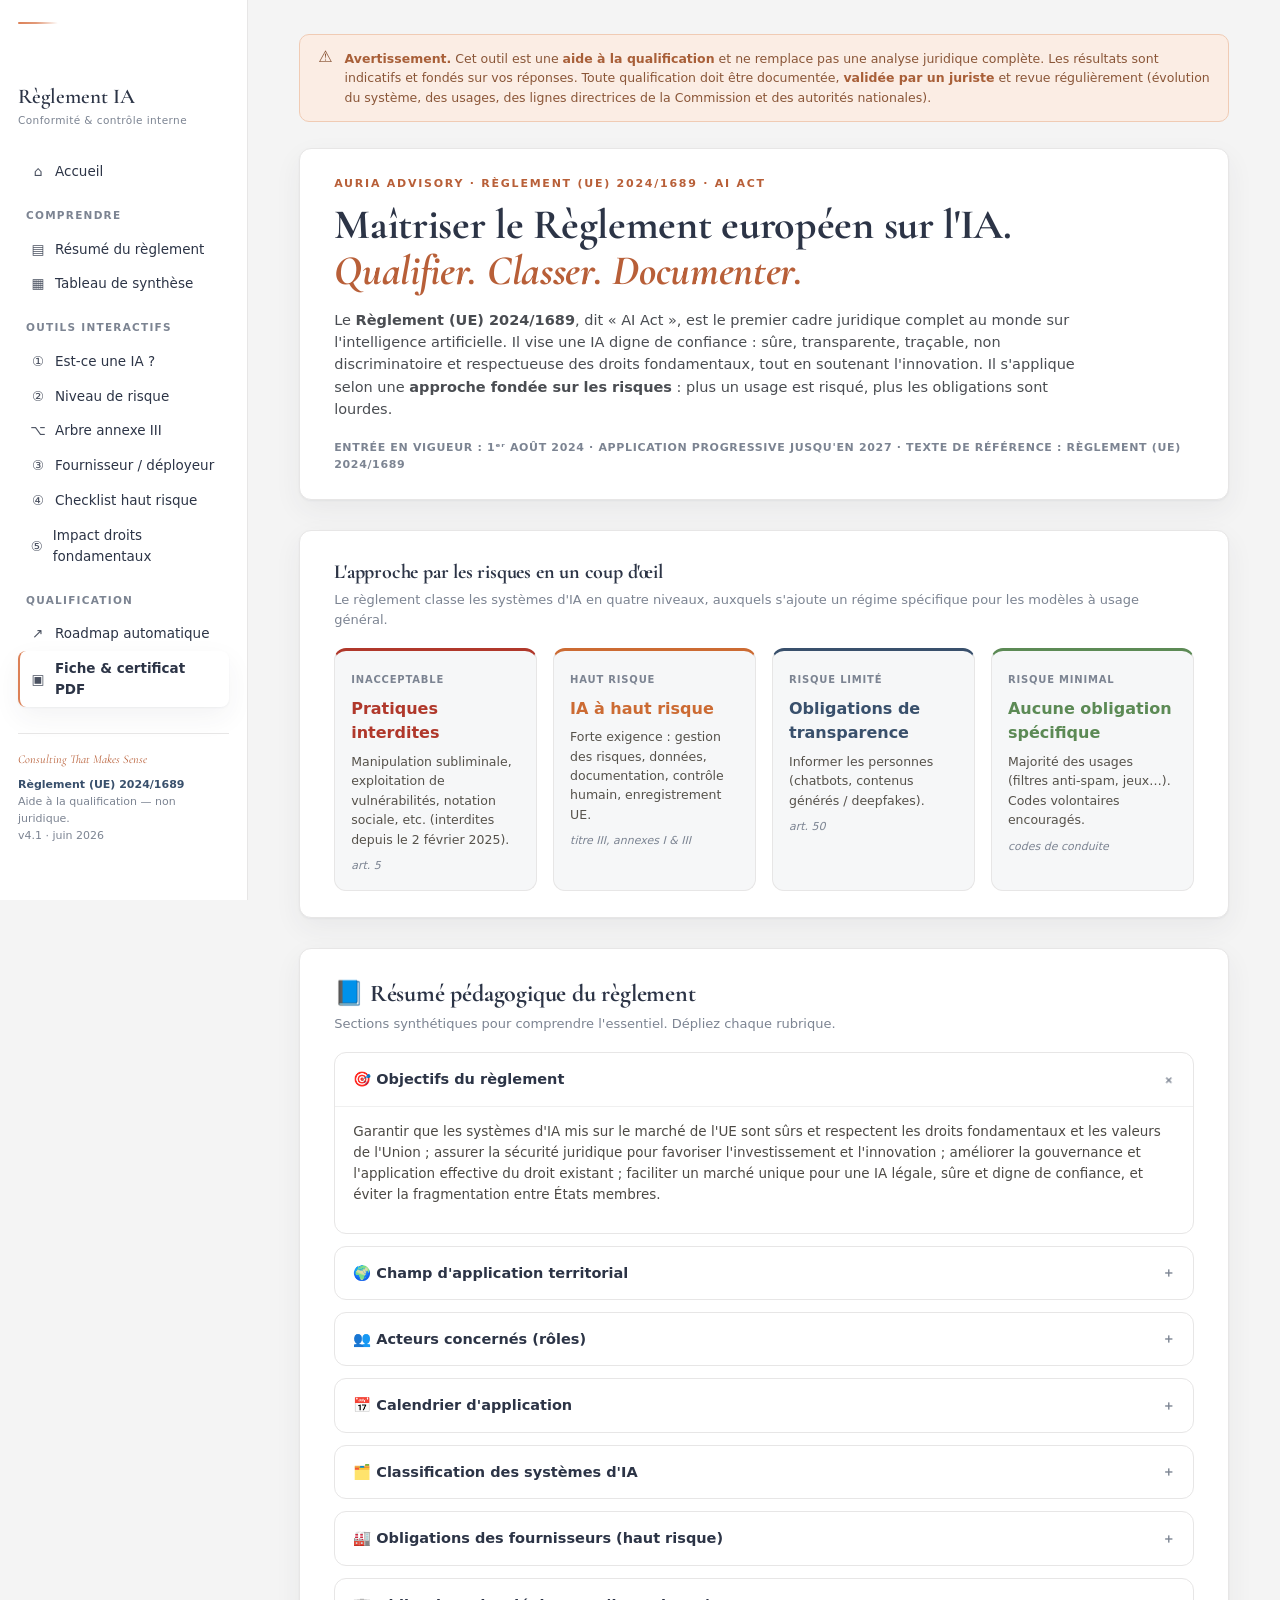
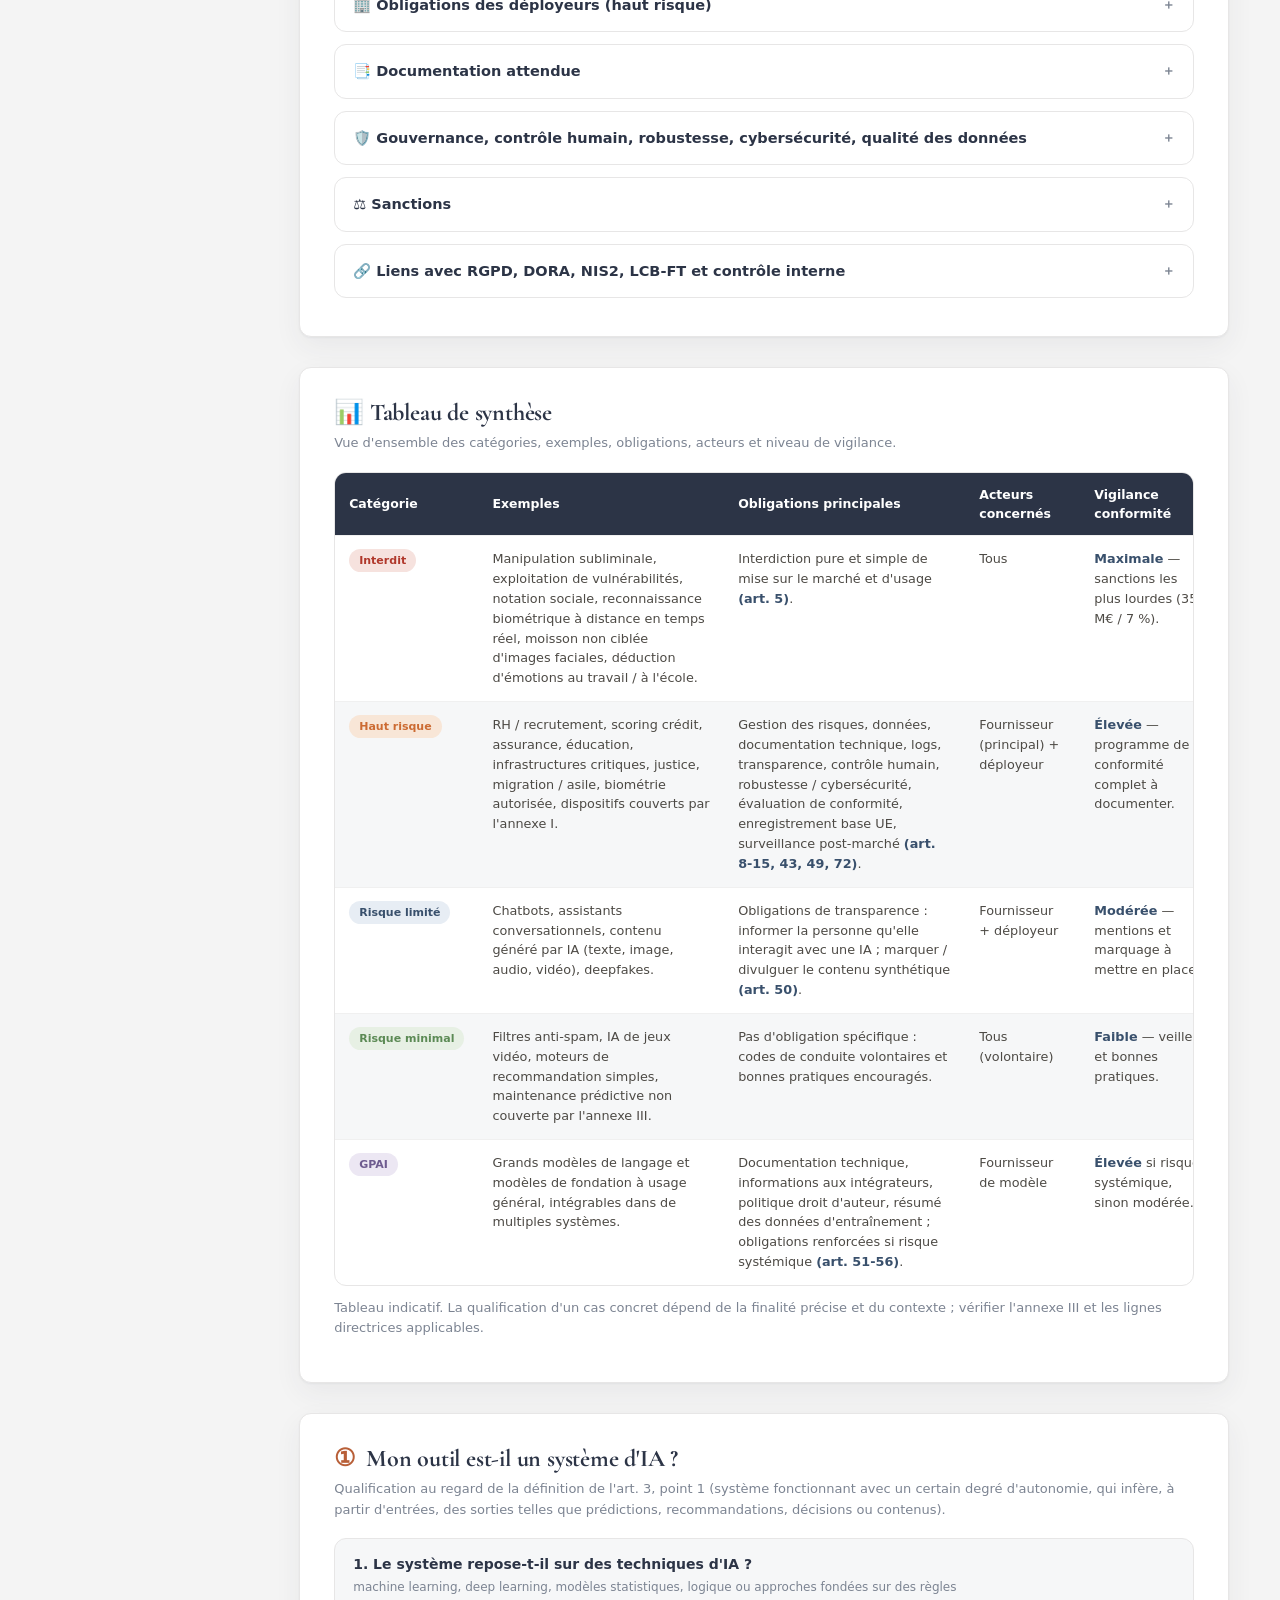
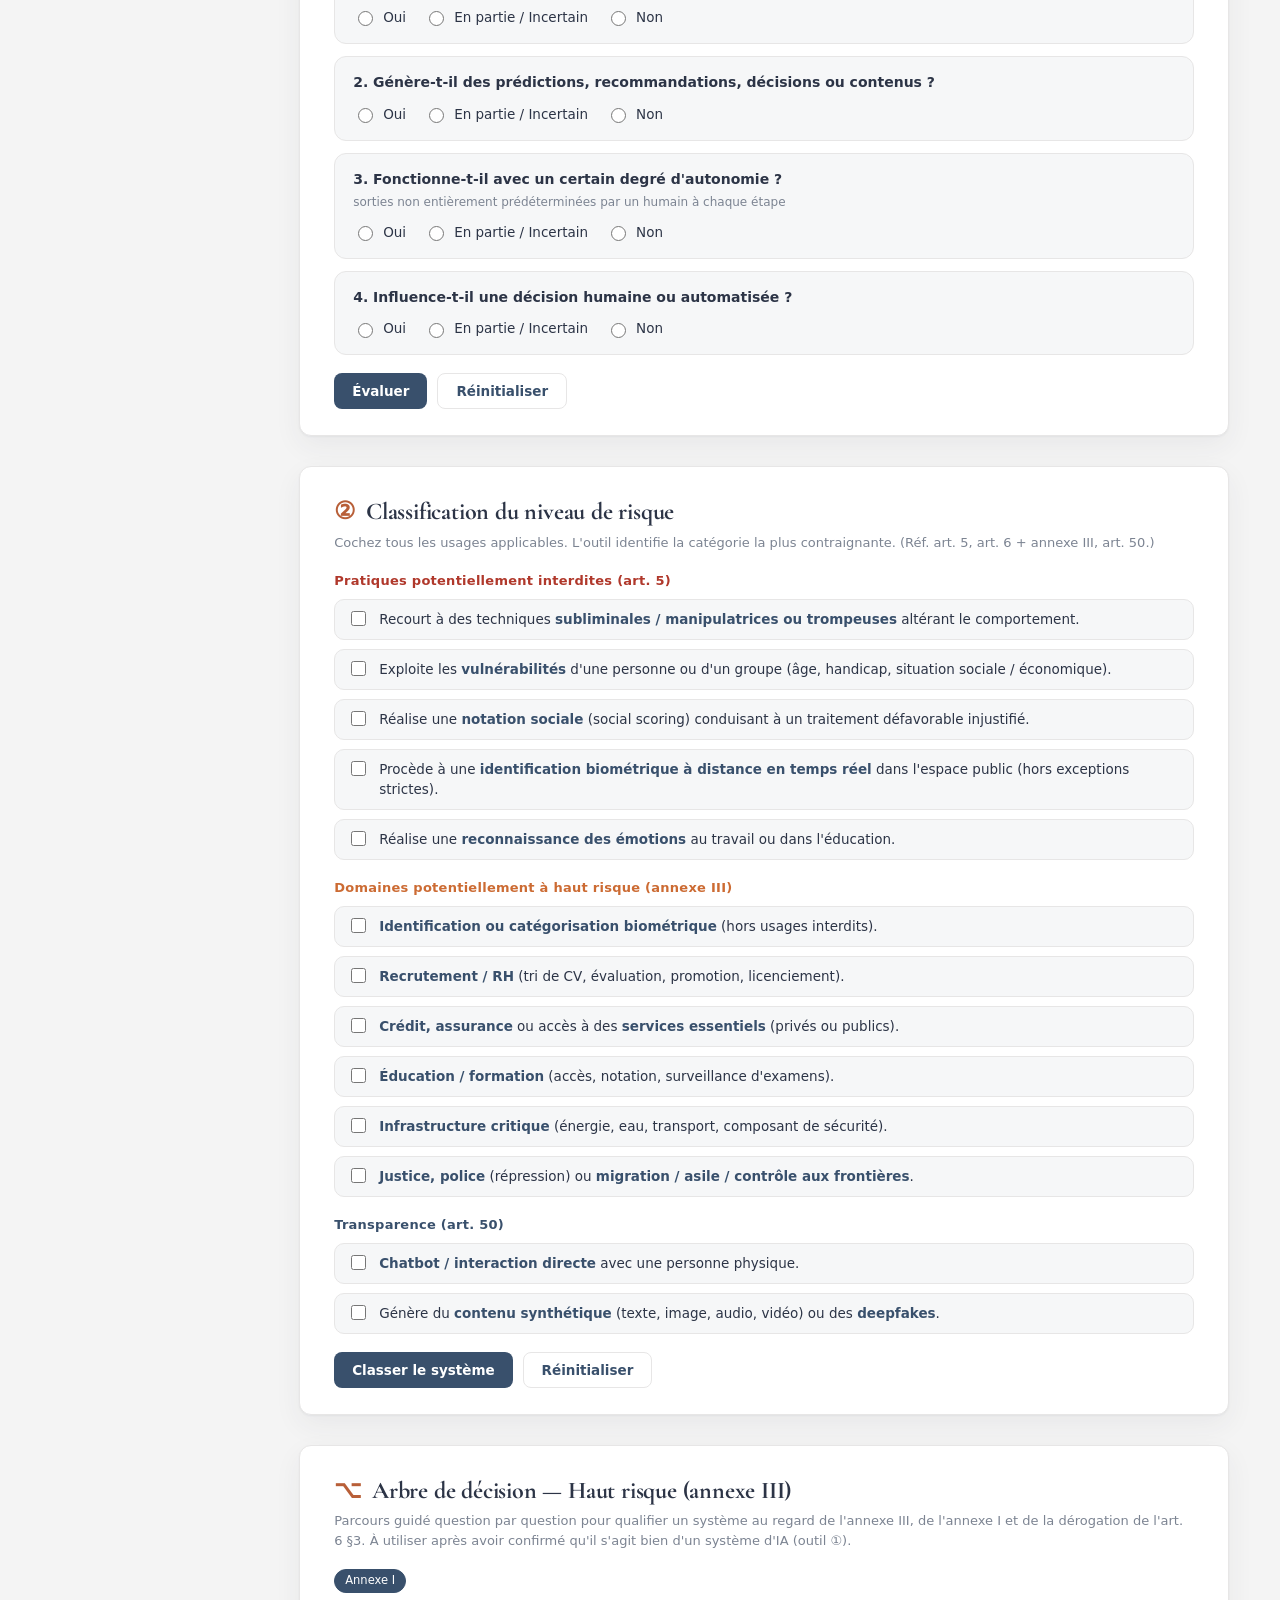
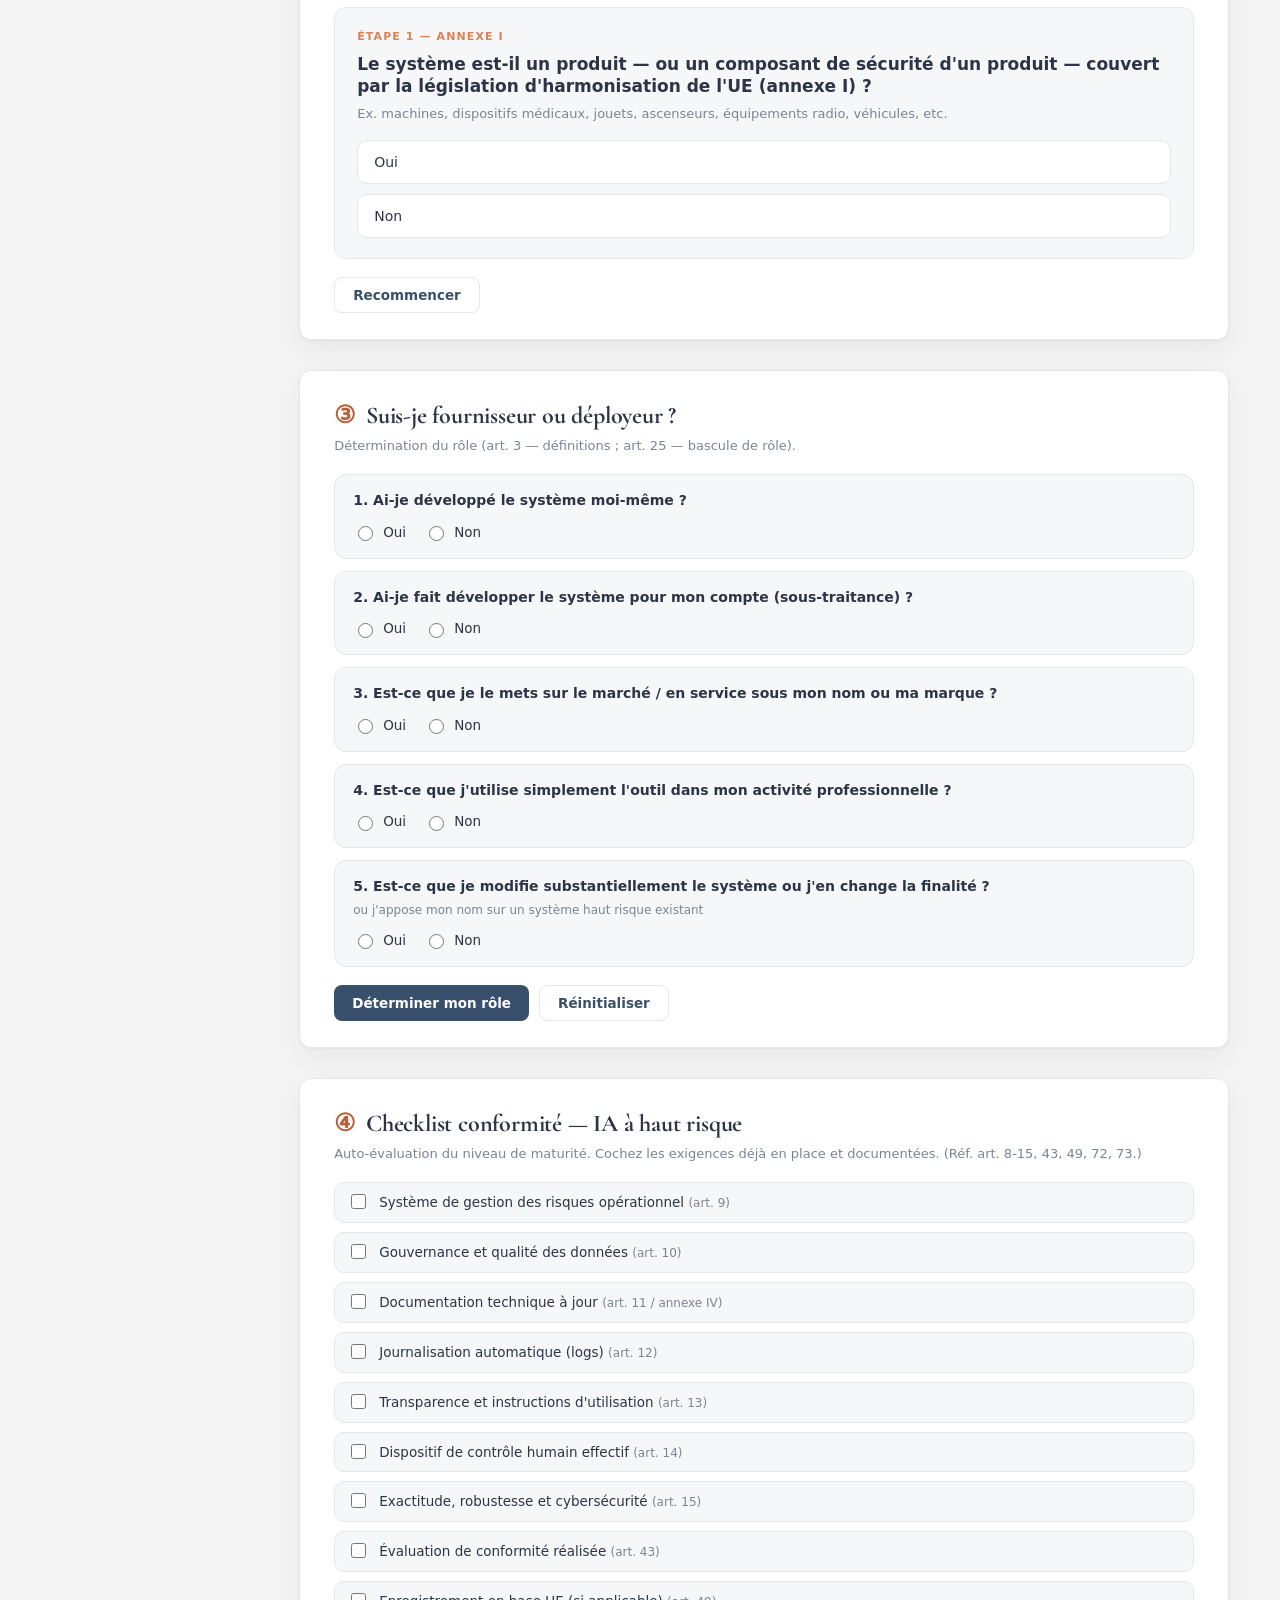
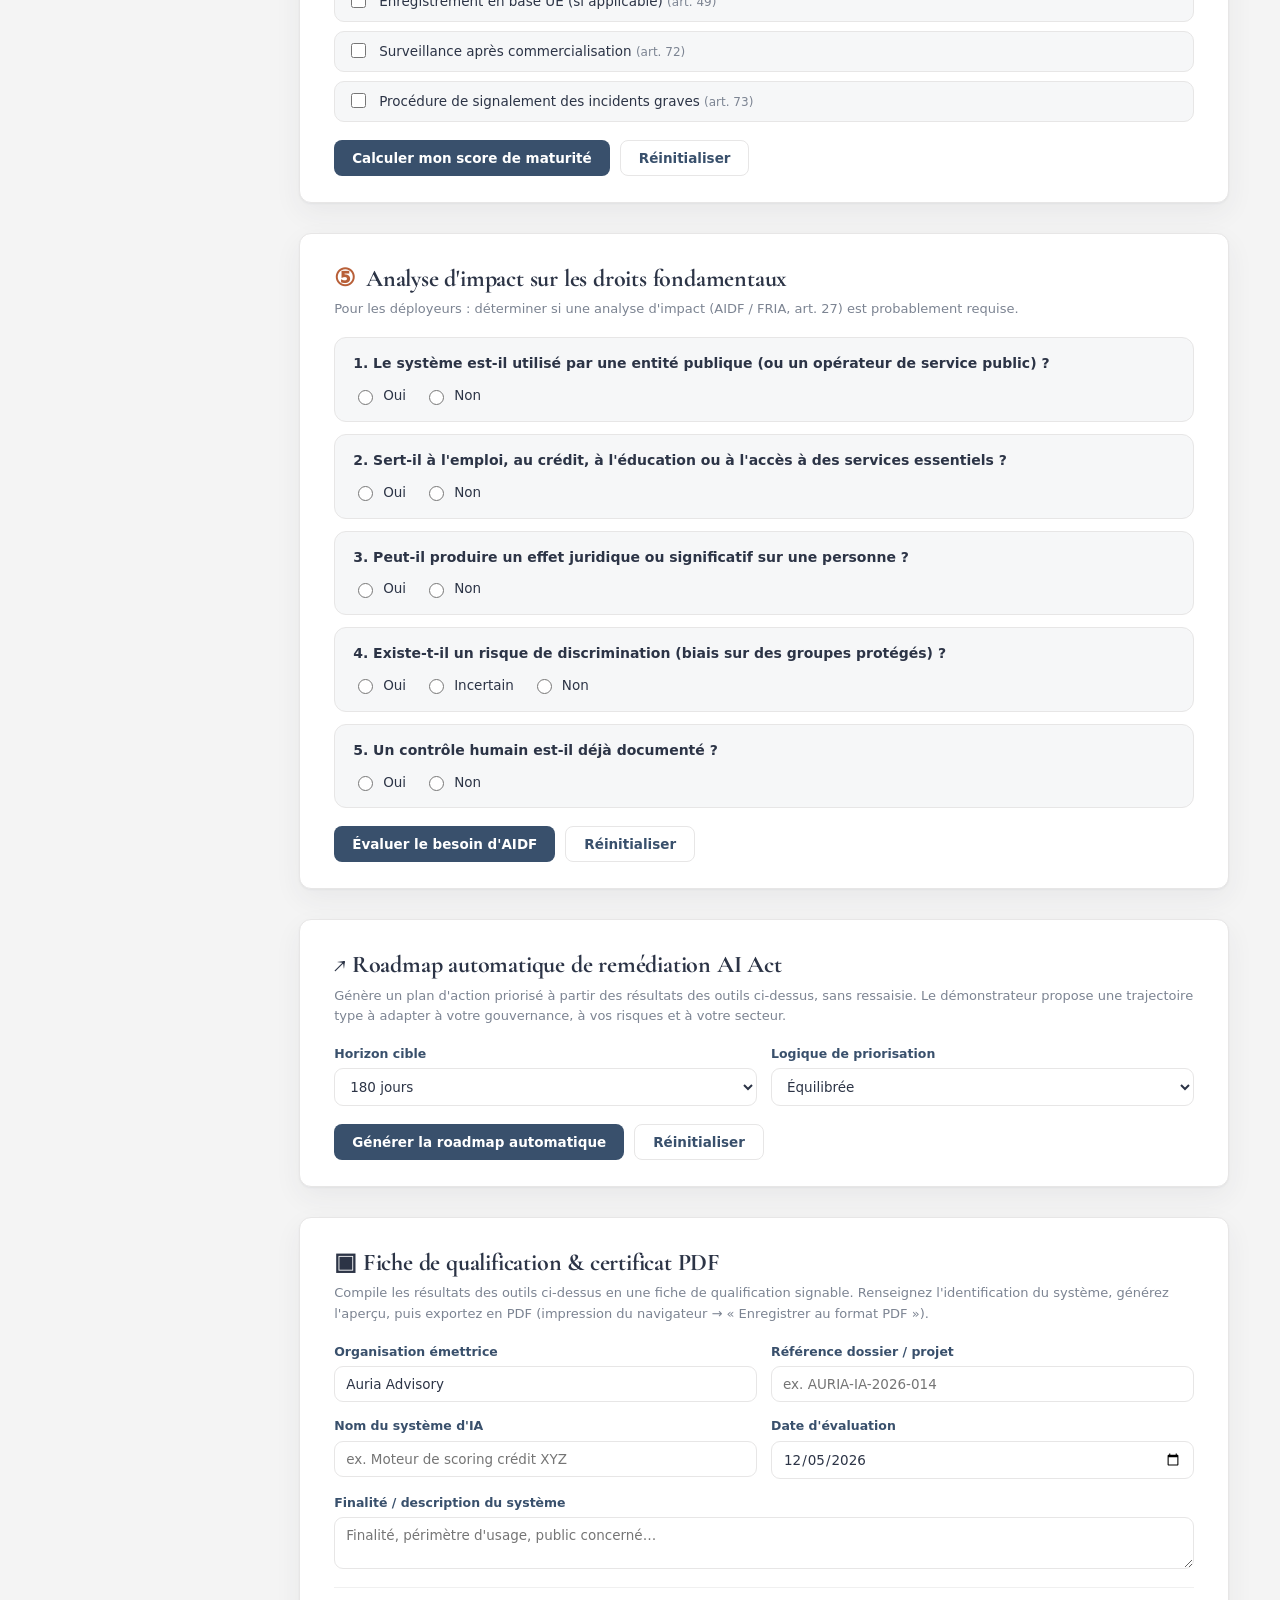
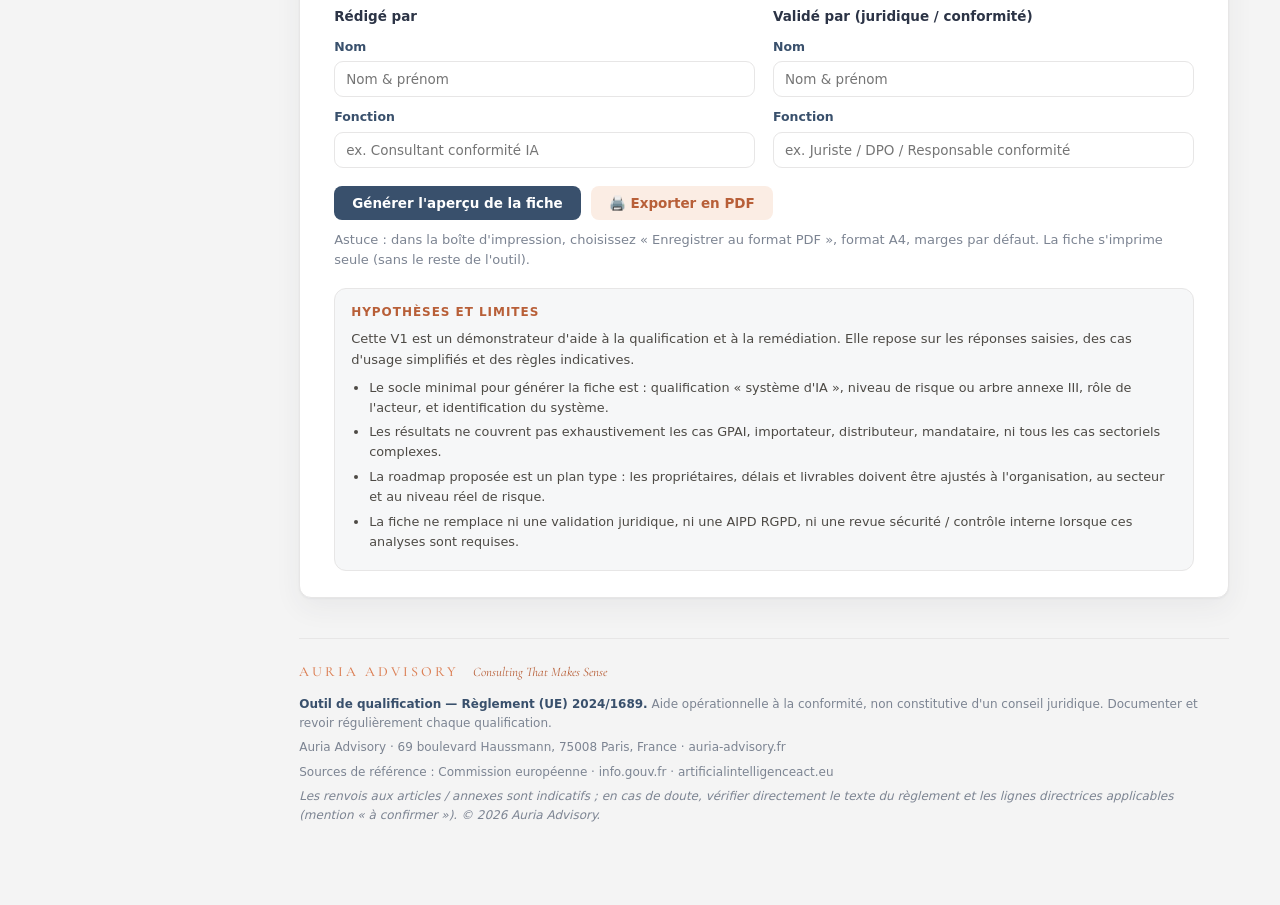
<file: index.html>
<!DOCTYPE html>
<html lang="fr">
<head>
<meta charset="UTF-8">
<meta name="viewport" content="width=device-width, initial-scale=1.0">
<title>Règlement IA — Outil de conformité &amp; contrôle interne</title>
<style>
  @import url('https://fonts.googleapis.com/css2?family=Cormorant+Garamond:ital,wght@0,400;0,500;0,600;1,400&display=swap');
  :root{
    --bg:#F4F4F4;
    --bg-soft:#FFFFFF;
    --panel:#FFFFFF;
    --panel-soft:#F6F7F8;
    --ink:#2C3446;
    --ink-2:#39506C;
    --muted:#7C8492;
    --line:#E7E6E6;
    --line-2:#F0F0F0;
    --primary:#39506C;
    --primary-dk:#2C3446;
    /* accent de marque (corail Auria) — conserve les noms --gold* pour compat. interne */
    --gold:#DC8056;
    --gold-dk:#B85F38;
    --gold-soft:#FBEDE4;
    --accent:#DC8056;
    --accent-soft:#E29A79;
    --blue-soft:#AEC2D8;
    /* niveaux de risque (harmonisés avec la charte) */
    --red:#B0382B;     --red-bg:#F6E2DE;
    --orange:#CC6B33;  --orange-bg:#F8E6D7;
    --blue:#39506C;    --blue-bg:#E7EDF4;
    --green:#5C8A55;   --green-bg:#E7F0E4;
    --violet:#6E5B8F;  --violet-bg:#ECE7F3;
    --radius:12px;
    --shadow:0 1px 2px rgba(44,52,70,.05), 0 10px 28px rgba(44,52,70,.06);
    --sans:"Segoe UI",system-ui,-apple-system,Roboto,Helvetica,Arial,sans-serif;
    --serif:"Cormorant Garamond","Georgia","Cambria","Times New Roman",serif;
    --display:"Cormorant Garamond","Georgia",serif;
  }
  *{box-sizing:border-box}
  html,body{margin:0;padding:0}
  body{
    font-family:var(--sans);
    background:var(--bg);
    color:var(--ink);
    line-height:1.55;
    font-size:15px;
    -webkit-font-smoothing:antialiased;
  }
  a{color:var(--ink-2)}

  /* ---------- Layout ---------- */
  .app{display:flex;min-height:100vh}
  .sidebar{
    width:248px;flex:0 0 248px;
    background:var(--bg-soft);
    border-right:1px solid var(--line);
    padding:22px 18px;
    position:sticky;top:0;height:100vh;
    overflow-y:auto;
  }
  .main{flex:1;min-width:0;padding:34px clamp(20px,4vw,56px) 80px}

  /* ---------- Sidebar ---------- */
  .brand{margin-bottom:26px}
  .brand .brand-deco{height:2px;width:40px;border-radius:2px;margin-bottom:13px;
    background:linear-gradient(90deg,var(--accent) 0%,var(--accent-soft) 45%,transparent 100%)}
  .brand .wordmark{
    width:124px;height:42px;display:block;
    background-image:url('https://auria-advisory.fr/wp-content/uploads/2025/10/Logo-final-vertical-or-blanc-h.png');
    background-repeat:no-repeat;background-position:left center;background-size:142px auto;
    text-indent:-9999px;overflow:hidden;white-space:nowrap;
  }
  .brand .brand-title{font-family:var(--display);font-size:21px;font-weight:600;color:var(--ink);line-height:1.05;margin-top:7px}
  .brand .brand-sub{font-size:10.5px;color:var(--muted);letter-spacing:.04em;margin-top:4px}
  .nav-group{margin-bottom:18px}
  .nav-label{font-size:10.5px;letter-spacing:.12em;text-transform:uppercase;color:var(--muted);font-weight:700;margin:0 0 8px 8px}
  .nav a{
    display:flex;align-items:center;gap:9px;
    padding:7px 10px;border-radius:8px;border-left:2px solid transparent;
    color:var(--ink);text-decoration:none;font-size:13.5px;cursor:pointer;
    transition:background .12s,color .12s,border-color .12s;
  }
  .nav a:hover{background:#fff}
  .nav a.active{background:#fff;color:var(--primary-dk);font-weight:600;border-left-color:var(--gold);box-shadow:var(--shadow)}
  .nav a .ico{width:16px;text-align:center;opacity:.85}
  .side-foot{margin-top:26px;padding-top:16px;border-top:1px solid var(--line);font-size:11px;color:var(--muted)}
  .side-foot b{color:var(--ink-2);font-weight:600}
  .side-foot .tagline{font-family:var(--serif);font-style:italic;color:var(--gold-dk);margin-bottom:7px;font-size:12px}

  /* ---------- Generic blocks ---------- */
  .card{background:var(--panel);border:1px solid var(--line);border-radius:var(--radius);box-shadow:var(--shadow)}
  section{scroll-margin-top:24px;margin-bottom:30px}
  .pad{padding:26px clamp(18px,3vw,34px)}

  .warn{
    background:var(--gold-soft);border:1px solid #F0CBB4;border-radius:10px;
    padding:14px 18px;font-size:12.5px;color:#8A5638;margin-bottom:26px;
    display:flex;gap:12px;align-items:flex-start;
  }
  .warn .wico{font-size:16px;line-height:1}
  .warn b{color:#A85F38}

  .eyebrow{font-size:11px;letter-spacing:.16em;text-transform:uppercase;color:var(--gold-dk);font-weight:700;margin-bottom:10px}
  h1{font-family:var(--serif);font-size:clamp(28px,4.2vw,42px);line-height:1.1;margin:0 0 4px;font-weight:700;letter-spacing:-.3px}
  h1 .accent{color:var(--gold-dk);font-style:italic}
  h2{font-family:var(--serif);font-size:24px;margin:0 0 4px;font-weight:700;letter-spacing:-.2px;display:flex;align-items:center;gap:10px;color:var(--ink)}
  h2 .num{color:var(--gold-dk)}
  .lead{color:#4a4d52;max-width:760px;font-size:14.5px}
  .sub{color:var(--muted);font-size:13px;margin:-2px 0 18px}
  .meta-line{margin-top:18px;font-size:11px;letter-spacing:.06em;color:var(--muted);text-transform:uppercase;font-weight:600}

  /* ---------- Risk cards (hero) ---------- */
  .grid4{display:grid;grid-template-columns:repeat(4,1fr);gap:16px;margin-top:14px}
  .rcard{background:var(--panel-soft);border:1px solid var(--line);border-radius:12px;padding:16px;border-top:3px solid var(--line)}
  .rcard.red{border-top-color:var(--red)}     .rcard.red h4{color:var(--red)}
  .rcard.orange{border-top-color:var(--orange)} .rcard.orange h4{color:var(--orange)}
  .rcard.blue{border-top-color:var(--blue)}   .rcard.blue h4{color:var(--blue)}
  .rcard.green{border-top-color:var(--green)} .rcard.green h4{color:var(--green)}
  .rcard .tag{font-size:10px;letter-spacing:.08em;text-transform:uppercase;font-weight:700;color:var(--muted)}
  .rcard h4{margin:6px 0 6px;font-size:16px}
  .rcard p{margin:0;font-size:12.5px;color:#55514a}
  .rcard .ref{display:block;margin-top:8px;font-size:11px;color:var(--muted);font-style:italic}

  /* ---------- Accordion (résumé) ---------- */
  .acc{border:1px solid var(--line);border-radius:12px;margin-bottom:12px;overflow:hidden;background:var(--panel)}
  .acc>summary{
    list-style:none;cursor:pointer;padding:15px 18px;font-weight:600;font-size:14.5px;
    display:flex;align-items:center;justify-content:space-between;gap:10px;color:var(--ink);
  }
  .acc>summary::-webkit-details-marker{display:none}
  .acc>summary .left{display:flex;align-items:center;gap:10px}
  .acc>summary .chev{color:var(--muted);transition:transform .18s;font-size:13px}
  .acc[open]>summary .chev{transform:rotate(45deg)}
  .acc[open]>summary{border-bottom:1px solid var(--line-2)}
  .acc .body{padding:4px 18px 18px;font-size:13.5px;color:#4d4a45}
  .acc .body p{margin:10px 0}
  .acc .body ul{margin:8px 0;padding-left:18px}
  .acc .body li{margin:5px 0}
  .acc .body .note{font-size:12px;color:var(--muted);font-style:italic;margin-top:10px}
  .ref-i{color:var(--ink-2);font-weight:600}

  /* timeline */
  .tl{list-style:none;padding:0;margin:6px 0}
  .tl li{position:relative;padding:6px 0 6px 22px}
  .tl li::before{content:"";position:absolute;left:4px;top:13px;width:8px;height:8px;border-radius:50%;background:var(--accent)}
  .tl li::after{content:"";position:absolute;left:7.5px;top:21px;bottom:-6px;width:1px;background:var(--line)}
  .tl li:last-child::after{display:none}
  .tl b{color:var(--ink-2)}

  /* ---------- Table ---------- */
  .tbl-wrap{overflow-x:auto;border:1px solid var(--line);border-radius:12px}
  table{border-collapse:collapse;width:100%;min-width:880px;font-size:12.8px}
  thead th{background:var(--primary-dk);color:#fff;text-align:left;padding:12px 14px;font-weight:600;font-size:12.5px}
  tbody td{padding:13px 14px;border-top:1px solid var(--line-2);vertical-align:top;color:#4d4a45}
  tbody tr:nth-child(even){background:var(--panel-soft)}
  .badge{display:inline-block;padding:3px 10px;border-radius:999px;font-size:11px;font-weight:700;white-space:nowrap}
  .b-red{background:var(--red-bg);color:var(--red)}
  .b-orange{background:var(--orange-bg);color:var(--orange)}
  .b-blue{background:var(--blue-bg);color:var(--blue)}
  .b-green{background:var(--green-bg);color:var(--green)}
  .b-violet{background:var(--violet-bg);color:var(--violet)}
  td b{color:var(--ink-2);font-weight:600}

  /* ---------- Tools ---------- */
  .q{border:1px solid var(--line);border-radius:12px;padding:15px 18px;margin-bottom:12px;background:var(--panel-soft)}
  .q .qt{font-weight:600;font-size:14px;margin-bottom:10px}
  .q .qt small{display:block;font-weight:400;color:var(--muted);font-size:12px;margin-top:3px}
  .opts{display:flex;flex-wrap:wrap;gap:18px}
  .opt{display:flex;align-items:center;gap:7px;font-size:13.5px;cursor:pointer;user-select:none}
  .opt input{accent-color:var(--primary);width:15px;height:15px;cursor:pointer}

  .checks{display:grid;gap:9px}
  .chk{display:flex;align-items:flex-start;gap:10px;font-size:13.5px;cursor:pointer;padding:9px 12px;border:1px solid var(--line);border-radius:10px;background:var(--panel-soft);transition:border-color .12s,background .12s}
  .chk:hover{border-color:var(--gold)}
  .chk input{accent-color:var(--primary);margin-top:2px;width:15px;height:15px;cursor:pointer;flex:0 0 auto}
  .chk b{color:var(--ink-2);font-weight:600}
  .chk .cref{color:var(--muted);font-size:12px}
  .group-label{font-weight:700;color:var(--ink-2);font-size:13px;margin:18px 0 8px;letter-spacing:.02em}
  .group-label.l-red{color:var(--red)} .group-label.l-orange{color:var(--orange)} .group-label.l-blue{color:var(--blue)}

  .btn-row{display:flex;gap:10px;flex-wrap:wrap;margin-top:18px}
  button{font-family:inherit;cursor:pointer;border:none;border-radius:8px;font-size:13.5px;font-weight:600;padding:9px 18px;transition:filter .12s,background .12s,box-shadow .12s}
  .btn-primary{background:var(--primary);color:#fff}
  .btn-primary:hover{filter:brightness(1.12);box-shadow:0 0 0 2px var(--gold-soft)}
  .btn-ghost{background:transparent;color:var(--ink-2);border:1px solid var(--line)}
  .btn-ghost:hover{background:var(--panel-soft);border-color:var(--gold)}
  .btn-soft{background:var(--gold-soft);color:var(--gold-dk)}
  .btn-soft:hover{filter:brightness(.97)}

  /* results */
  .result{margin-top:18px;border-radius:12px;padding:16px 18px;border:1px solid var(--line);background:var(--panel-soft);display:none}
  .result.show{display:block;animation:fade .25s ease}
  @keyframes fade{from{opacity:0;transform:translateY(4px)}to{opacity:1;transform:none}}
  .result .verdict{display:inline-block;padding:4px 12px;border-radius:999px;font-weight:700;font-size:12px;margin-bottom:10px}
  .result h5{margin:12px 0 3px;font-size:12.5px;color:var(--ink-2);text-transform:uppercase;letter-spacing:.05em}
  .result p{margin:2px 0;font-size:13.5px}
  .result .reco{margin-top:12px;background:var(--gold-soft);border:1px solid #F0CBB4;border-radius:10px;padding:11px 14px;font-size:13px;color:#8A5638}
  .result .reco b{color:#A85F38}
  .result .foot{margin-top:12px;font-size:11.5px;color:var(--muted);font-style:italic}
  .result .res-actions{display:flex;gap:10px;margin-top:14px;flex-wrap:wrap}

  /* maturity bar */
  .bar{height:12px;border-radius:999px;background:#EAE1D1;overflow:hidden;margin:8px 0}
  .bar>i{display:block;height:100%;border-radius:999px;transition:width .5s ease}

  /* ---------- Footer ---------- */
  .page-foot{border-top:1px solid var(--line);margin-top:40px;padding-top:22px;font-size:12px;color:var(--muted)}
  .page-foot b{color:var(--ink-2)}
  .page-foot .src{margin-top:6px}
  .foot-brand{display:flex;align-items:baseline;gap:14px;margin-bottom:12px}
  .foot-brand .fb-name{font-family:var(--display);font-size:14px;font-weight:500;color:var(--accent);text-transform:uppercase;letter-spacing:3px}
  .foot-brand .fb-tag{font-family:var(--display);font-style:italic;color:var(--gold-dk);font-size:13px}

  /* toast */
  #toast{position:fixed;bottom:24px;left:50%;transform:translateX(-50%) translateY(20px);background:var(--primary-dk);color:#fff;padding:10px 18px;border-radius:10px;font-size:13px;opacity:0;pointer-events:none;transition:.25s;z-index:50}
  #toast.show{opacity:1;transform:translateX(-50%) translateY(0)}

  @media (max-width:880px){
    .grid4{grid-template-columns:repeat(2,1fr)}
    .sidebar{display:none}
    .cf-grid,.cf-sign-grid,.doc-sign{grid-template-columns:1fr}
    .roadmap-config,.roadmap-grid,.roadmap-streams{grid-template-columns:1fr}
    #certificat-doc{padding:24px 20px}
  }
  /* ---------- Wizard (arbre annexe III) ---------- */
  .wiz{margin-top:6px}
  .wiz-bread{display:flex;flex-wrap:wrap;gap:6px;margin-bottom:14px;font-size:11.5px;color:var(--muted)}
  .wiz-bread span{background:var(--panel-soft);border:1px solid var(--line);border-radius:999px;padding:2px 10px}
  .wiz-bread span.cur{background:var(--primary);color:#fff;border-color:var(--primary)}
  .wiz-card{border:1px solid var(--line);border-radius:12px;padding:20px 22px;background:var(--panel-soft)}
  .wiz-step{font-size:11px;letter-spacing:.1em;text-transform:uppercase;color:var(--accent);font-weight:700;margin-bottom:8px}
  .wiz-q{font-size:17px;font-weight:700;color:var(--ink);margin:0 0 6px;line-height:1.3}
  .wiz-help{font-size:13px;color:var(--muted);margin:0 0 16px}
  .wiz-opts{display:grid;gap:10px}
  .wiz-opt{display:block;width:100%;text-align:left;background:#fff;border:1px solid var(--line);border-radius:10px;padding:13px 16px;font-size:14px;color:var(--ink);font-weight:500;cursor:pointer;transition:border-color .12s,background .12s,transform .06s}
  .wiz-opt:hover{border-color:var(--primary);background:#fff}
  .wiz-opt:active{transform:translateY(1px)}
  .wiz-result{border-radius:12px;padding:18px 20px;border:1px solid var(--line)}
  .wiz-result .verdict{display:inline-block;padding:5px 14px;border-radius:999px;font-weight:700;font-size:13px;margin-bottom:10px}
  .wiz-result h5{margin:12px 0 3px;font-size:12.5px;color:var(--ink-2);text-transform:uppercase;letter-spacing:.05em}
  .wiz-result p{margin:3px 0;font-size:13.5px}
  .wiz-result .reco{margin-top:12px;background:var(--gold-soft);border:1px solid #F0CBB4;border-radius:10px;padding:11px 14px;font-size:13px;color:#8A5638}
  .wiz-result .foot{margin-top:12px;font-size:11.5px;color:var(--muted);font-style:italic}

  /* ---------- Certificat : formulaire ---------- */
  .cert-form{margin-top:6px}
  .cf-grid{display:grid;grid-template-columns:1fr 1fr;gap:14px}
  .cf{display:flex;flex-direction:column;gap:5px;font-size:12.5px;color:var(--ink-2);font-weight:600}
  .cf.cf-wide{grid-column:1 / -1}
  .cf input,.cf textarea,.cf select{font-family:inherit;font-size:13.5px;color:var(--ink);background:#fff;border:1px solid var(--line);border-radius:9px;padding:9px 11px;font-weight:400}
  .cf input:focus,.cf textarea:focus,.cf select:focus{outline:none;border-color:var(--primary)}
  .cf-sign-grid{display:grid;grid-template-columns:1fr 1fr;gap:18px;margin-top:18px;padding-top:18px;border-top:1px solid var(--line-2)}
  .cf-sign-col{display:flex;flex-direction:column;gap:10px}
  .cf-sign-title{font-weight:700;color:var(--ink);font-size:13.5px}

  /* ---------- Certificat : document ---------- */
  #certificat-doc{display:none;margin-top:24px;background:#fff;border:1px solid var(--line);border-radius:8px;padding:42px 46px;color:#222;box-shadow:var(--shadow)}
  #certificat-doc.show{display:block}
  .doc-head{display:flex;justify-content:space-between;align-items:flex-start;border-bottom:2px solid var(--accent);padding-bottom:14px;margin-bottom:20px}
  .doc-head .brandwrap .deco{height:2px;width:38px;border-radius:2px;margin-bottom:9px;
    background:linear-gradient(90deg,var(--accent) 0%,var(--accent-soft) 45%,transparent 100%)}
  .doc-head .wm{font-family:var(--display);text-transform:uppercase;letter-spacing:3.5px;font-size:13px;font-weight:500;color:var(--accent);line-height:1}
  .doc-head .org-title{font-family:var(--display);font-size:22px;font-weight:600;color:var(--primary-dk);line-height:1.05;margin-top:5px}
  .doc-head .tagline{font-family:var(--display);font-style:italic;font-size:12.5px;color:var(--gold-dk);margin-top:3px}
  .doc-head .ref{text-align:right;font-size:11.5px;color:#555}
  .doc-head .ref b{color:var(--primary-dk)}
  .doc-title{font-family:var(--serif);font-size:21px;font-weight:700;color:var(--primary-dk);margin:0 0 2px}
  .doc-subtitle{font-size:12px;color:#666;margin:0 0 20px}
  .doc-sec{margin-bottom:18px}
  .doc-sec h4{font-size:12px;letter-spacing:.08em;text-transform:uppercase;color:var(--gold-dk);border-bottom:1px solid var(--line);padding-bottom:5px;margin:0 0 9px}
  .doc-kv{display:grid;grid-template-columns:170px 1fr;gap:5px 14px;font-size:13px}
  .doc-kv dt{color:#666;font-weight:600}
  .doc-kv dd{margin:0;color:#1c1c1c}
  .doc-tbl{width:100%;border-collapse:collapse;font-size:12.5px;min-width:0}
  .doc-tbl th,.doc-tbl td{border:1px solid var(--line);padding:8px 10px;text-align:left;vertical-align:top}
  .doc-tbl th{background:#F4F2EC;color:var(--primary-dk);font-weight:700;width:200px}
  .doc-badge{display:inline-block;padding:2px 9px;border-radius:5px;font-size:11.5px;font-weight:700}
  .doc-note{font-size:12px;color:#444;background:var(--gold-soft);border-left:3px solid var(--gold);padding:10px 12px;border-radius:0 6px 6px 0}
  .doc-note + .doc-note{margin-top:10px}
  .notice{margin-top:14px;padding:14px 16px;border-radius:12px;border:1px solid var(--line);background:var(--panel-soft)}
  .notice h4{margin:0 0 8px;font-size:12px;letter-spacing:.08em;text-transform:uppercase;color:var(--gold-dk)}
  .notice p{margin:6px 0;font-size:13px;color:#4d4a45}
  .notice ul{margin:8px 0 0;padding-left:18px;font-size:12.8px;color:#4d4a45}
  .notice li{margin:5px 0}
  .guard{display:none;margin-top:16px;padding:14px 16px;border-radius:12px;border:1px solid #F0CBB4;background:var(--gold-soft);color:#8A5638}
  .guard.show{display:block}
  .guard strong{color:#A85F38}
  .guard ul{margin:8px 0 0;padding-left:18px}
  .guard li{margin:5px 0}
  .doc-sign{display:grid;grid-template-columns:1fr 1fr;gap:20px;margin-top:6px}
  .doc-sign .box{border:1px solid var(--line);border-radius:6px;padding:12px 14px}
  .doc-sign .role{font-size:11px;text-transform:uppercase;letter-spacing:.06em;color:var(--gold-dk);font-weight:700;margin-bottom:8px}
  .doc-sign .line{font-size:12.5px;margin:3px 0;color:#222}
  .doc-sign .line span{color:#888}
  .doc-sign .sig{margin-top:10px;height:54px;border:1px dashed #c4b27f;border-radius:5px;display:flex;align-items:flex-end;justify-content:flex-start;padding:4px 8px;font-size:10px;color:#b3a071}
  .doc-foot{margin-top:22px;padding-top:12px;border-top:1px solid var(--line);font-size:10.5px;color:#777;font-style:italic;line-height:1.5}
  .doc-foot .addr{font-style:normal;color:#555;margin-bottom:4px}
  .doc-foot .addr b{color:var(--primary-dk)}

  /* ---------- Roadmap ---------- */
  .roadmap-config{display:grid;grid-template-columns:1fr 1fr;gap:14px;margin-top:8px}
  .roadmap-grid{display:grid;grid-template-columns:repeat(3,1fr);gap:14px;margin-top:16px}
  .roadmap-phase{background:#fff;border:1px solid var(--line);border-radius:12px;padding:16px 16px 14px;position:relative;overflow:hidden}
  .roadmap-phase::before{content:"";position:absolute;inset:0 auto 0 0;width:4px;background:var(--accent)}
  .roadmap-phase h4{margin:0 0 5px;font-size:15px;color:var(--ink)}
  .roadmap-phase .phase-kicker{font-size:11px;letter-spacing:.08em;text-transform:uppercase;color:var(--gold-dk);font-weight:700;margin-bottom:6px}
  .roadmap-phase p{margin:0 0 10px;font-size:12.5px;color:#57524c}
  .roadmap-phase ul{margin:0;padding-left:18px;font-size:13px;color:#3f3f3f}
  .roadmap-phase li{margin:6px 0}
  .roadmap-tasks{display:grid;gap:10px}
  .roadmap-task{border:1px solid var(--line);border-radius:10px;padding:11px 12px;background:var(--panel-soft)}
  .roadmap-task h5{margin:0 0 7px;font-size:13.5px;color:var(--ink)}
  .roadmap-meta{display:flex;flex-wrap:wrap;gap:7px;margin-bottom:7px}
  .roadmap-task p{margin:0;font-size:12.5px;color:#55514a}
  .meta-pill{display:inline-flex;align-items:center;padding:3px 8px;border-radius:999px;font-size:11px;font-weight:700;border:1px solid var(--line);background:#fff;color:var(--ink-2)}
  .meta-pill.p-high{background:var(--red-bg);color:var(--red);border-color:#efc8c1}
  .meta-pill.p-medium{background:var(--orange-bg);color:var(--orange);border-color:#f0d2bb}
  .meta-pill.p-low{background:var(--blue-bg);color:var(--blue);border-color:#d5e0ec}
  .roadmap-chips{display:flex;flex-wrap:wrap;gap:8px;margin:12px 0 4px}
  .roadmap-chip{display:inline-flex;align-items:center;padding:4px 10px;border-radius:999px;background:var(--panel);border:1px solid var(--line);font-size:11.5px;font-weight:600;color:var(--ink-2)}
  .roadmap-summary{margin-top:12px;padding:14px 16px;background:#fff;border:1px solid var(--line);border-radius:12px}
  .roadmap-summary p{margin:6px 0;font-size:13.5px}
  .roadmap-summary strong{color:var(--ink-2)}
  .roadmap-streams{display:grid;grid-template-columns:repeat(2,1fr);gap:12px;margin-top:14px}
  .roadmap-stream{padding:14px;border-radius:12px;background:var(--panel);border:1px solid var(--line)}
  .roadmap-stream h5{margin:0 0 6px;font-size:12px;letter-spacing:.06em;text-transform:uppercase;color:var(--gold-dk)}
  .roadmap-stream p{margin:0;font-size:13px;color:#55514a}
  .doc-roadmap{display:grid;gap:10px}
  .doc-roadmap .item{border:1px solid var(--line);border-radius:6px;padding:10px 12px;background:#fcfbf8}
  .doc-roadmap .item b{display:block;color:var(--primary-dk);margin-bottom:4px;font-size:12px}
  .doc-roadmap .item ul{margin:6px 0 0;padding-left:18px;font-size:12px}
  .doc-roadmap .mini{margin-top:4px;font-size:11.5px;color:#666}

  /* ---------- Impression ---------- */
  @media print{
    .sidebar,.btn-row,.res-actions,.warn,.cert-form{display:none!important}
    body{background:#fff}
    .card,.acc,.q{box-shadow:none;break-inside:avoid}
    .acc{border:1px solid #ccc}
    /* Impression « certificat seul » */
    body.print-cert .main > section:not(#certificat){display:none!important}
    body.print-cert .page-foot{display:none!important}
    body.print-cert #certificat{border:none;box-shadow:none;padding:0}
    body.print-cert #certificat > h2,
    body.print-cert #certificat > .sub{display:none!important}
    body.print-cert #certificat-doc{display:block!important;border:none;box-shadow:none;padding:8mm 4mm;margin:0}
    @page{size:A4;margin:14mm}
  }
</style>
</head>
<body>
<div class="app">

  <!-- ============ SIDEBAR ============ -->
  <aside class="sidebar">
    <div class="brand">
      <div class="brand-deco" aria-hidden="true"></div>
      <div class="wordmark" role="img" aria-label="Auria Advisory">Auria Advisory</div>
      <div class="brand-title">Règlement IA</div>
      <div class="brand-sub">Conformité &amp; contrôle interne</div>
    </div>

    <nav class="nav">
      <div class="nav-group">
        <a href="#accueil" class="active"><span class="ico">⌂</span>Accueil</a>
      </div>
      <div class="nav-group">
        <div class="nav-label">Comprendre</div>
        <a href="#resume"><span class="ico">▤</span>Résumé du règlement</a>
        <a href="#tableau"><span class="ico">▦</span>Tableau de synthèse</a>
      </div>
      <div class="nav-group">
        <div class="nav-label">Outils interactifs</div>
        <a href="#t1"><span class="ico">①</span>Est-ce une IA ?</a>
        <a href="#t2"><span class="ico">②</span>Niveau de risque</a>
        <a href="#arbre"><span class="ico">⌥</span>Arbre annexe III</a>
        <a href="#t3"><span class="ico">③</span>Fournisseur / déployeur</a>
        <a href="#t4"><span class="ico">④</span>Checklist haut risque</a>
        <a href="#t5"><span class="ico">⑤</span>Impact droits fondamentaux</a>
      </div>
      <div class="nav-group">
        <div class="nav-label">Qualification</div>
        <a href="#roadmap"><span class="ico">↗</span>Roadmap automatique</a>
        <a href="#certificat"><span class="ico">▣</span>Fiche &amp; certificat PDF</a>
      </div>
    </nav>

    <div class="side-foot">
      <div class="tagline">Consulting That Makes Sense</div>
      <b>Règlement (UE) 2024/1689</b><br>
      Aide à la qualification — non juridique.<br>
      v4.1 · juin 2026
    </div>
  </aside>

  <!-- ============ MAIN ============ -->
  <main class="main">

    <!-- ---- Avertissement ---- -->
    <div class="warn" id="accueil">
      <span class="wico">⚠️</span>
      <div><b>Avertissement.</b> Cet outil est une <b>aide à la qualification</b> et ne remplace pas une analyse juridique complète. Les résultats sont indicatifs et fondés sur vos réponses. Toute qualification doit être documentée, <b>validée par un juriste</b> et revue régulièrement (évolution du système, des usages, des lignes directrices de la Commission et des autorités nationales).</div>
    </div>

    <!-- ---- HERO ---- -->
    <section class="card pad">
      <div class="eyebrow">Auria Advisory · Règlement (UE) 2024/1689 · AI Act</div>
      <h1>Maîtriser le Règlement européen sur l'IA.<br><span class="accent">Qualifier. Classer. Documenter.</span></h1>
      <p class="lead" style="margin-top:14px">Le <b>Règlement (UE) 2024/1689</b>, dit « AI Act », est le premier cadre juridique complet au monde sur l'intelligence artificielle. Il vise une IA digne de confiance : sûre, transparente, traçable, non discriminatoire et respectueuse des droits fondamentaux, tout en soutenant l'innovation. Il s'applique selon une <b>approche fondée sur les risques</b> : plus un usage est risqué, plus les obligations sont lourdes.</p>
      <div class="meta-line">Entrée en vigueur : 1ᵉʳ août 2024 · Application progressive jusqu'en 2027 · Texte de référence : Règlement (UE) 2024/1689</div>
    </section>

    <!-- ---- Approche par les risques ---- -->
    <section class="card pad">
      <h2 style="font-size:20px">L'approche par les risques en un coup d'œil</h2>
      <p class="sub">Le règlement classe les systèmes d'IA en quatre niveaux, auxquels s'ajoute un régime spécifique pour les modèles à usage général.</p>
      <div class="grid4">
        <div class="rcard red">
          <span class="tag">Inacceptable</span>
          <h4>Pratiques interdites</h4>
          <p>Manipulation subliminale, exploitation de vulnérabilités, notation sociale, etc. (interdites depuis le 2 février 2025).</p>
          <span class="ref">art. 5</span>
        </div>
        <div class="rcard orange">
          <span class="tag">Haut risque</span>
          <h4>IA à haut risque</h4>
          <p>Forte exigence : gestion des risques, données, documentation, contrôle humain, enregistrement UE.</p>
          <span class="ref">titre III, annexes I &amp; III</span>
        </div>
        <div class="rcard blue">
          <span class="tag">Risque limité</span>
          <h4>Obligations de transparence</h4>
          <p>Informer les personnes (chatbots, contenus générés / deepfakes).</p>
          <span class="ref">art. 50</span>
        </div>
        <div class="rcard green">
          <span class="tag">Risque minimal</span>
          <h4>Aucune obligation spécifique</h4>
          <p>Majorité des usages (filtres anti-spam, jeux…). Codes volontaires encouragés.</p>
          <span class="ref">codes de conduite</span>
        </div>
      </div>
    </section>

    <!-- ============ RÉSUMÉ PÉDAGOGIQUE ============ -->
    <section id="resume" class="card pad">
      <h2>📘 Résumé pédagogique du règlement</h2>
      <p class="sub">Sections synthétiques pour comprendre l'essentiel. Dépliez chaque rubrique.</p>

      <details class="acc" open>
        <summary><span class="left">🎯 Objectifs du règlement</span><span class="chev">＋</span></summary>
        <div class="body"><p>Garantir que les systèmes d'IA mis sur le marché de l'UE sont sûrs et respectent les droits fondamentaux et les valeurs de l'Union ; assurer la sécurité juridique pour favoriser l'investissement et l'innovation ; améliorer la gouvernance et l'application effective du droit existant ; faciliter un marché unique pour une IA légale, sûre et digne de confiance, et éviter la fragmentation entre États membres.</p></div>
      </details>

      <details class="acc">
        <summary><span class="left">🌍 Champ d'application territorial</span><span class="chev">＋</span></summary>
        <div class="body">
          <p>Le règlement a une <b>portée extraterritoriale</b>. Il s'applique notamment :</p>
          <ul>
            <li>aux <b>fournisseurs</b> qui mettent sur le marché ou en service des systèmes d'IA dans l'UE, où qu'ils soient établis ;</li>
            <li>aux <b>déployeurs</b> établis dans l'UE ;</li>
            <li>aux fournisseurs et déployeurs établis hors UE <b>lorsque le résultat produit par le système est utilisé dans l'UE</b>.</li>
          </ul>
          <p>Exclusions : usages purement militaires / défense et sécurité nationale, recherche et développement avant mise sur le marché, et usage strictement personnel non professionnel.</p>
          <p class="note">art. 2 — exclusions à confirmer selon le cas.</p>
        </div>
      </details>

      <details class="acc">
        <summary><span class="left">👥 Acteurs concernés (rôles)</span><span class="chev">＋</span></summary>
        <div class="body">
          <ul>
            <li><b>Fournisseur</b> : développe un système d'IA (ou un GPAI) et le met sur le marché / en service sous son nom ou sa marque.</li>
            <li><b>Déployeur</b> : utilise un système d'IA sous sa propre autorité, dans un cadre professionnel.</li>
            <li><b>Importateur</b> : établi dans l'UE, met sur le marché un système portant le nom d'un acteur établi hors UE.</li>
            <li><b>Distributeur</b> : maillon de la chaîne d'approvisionnement (autre que fournisseur / importateur) qui met le système à disposition.</li>
            <li><b>Mandataire</b> : personne établie dans l'UE désignée par un fournisseur hors UE pour le représenter.</li>
          </ul>
          <p class="note">Attention : un déployeur peut devenir fournisseur en cas de modification substantielle ou de changement de finalité (art. 25).</p>
        </div>
      </details>

      <details class="acc">
        <summary><span class="left">📅 Calendrier d'application</span><span class="chev">＋</span></summary>
        <div class="body">
          <ul class="tl">
            <li><b>1ᵉʳ août 2024</b> — entrée en vigueur du règlement.</li>
            <li><b>2 février 2025</b> — application des pratiques interdites (art. 5) et des obligations de littératie / culture de l'IA (art. 4).</li>
            <li><b>2 août 2025</b> — règles sur les modèles à usage général (GPAI), obligations des autorités notifiantes et sanctions.</li>
            <li><b>2 août 2026</b> — application de la majorité du règlement, dont les systèmes à haut risque de l'annexe III et la transparence (art. 50).</li>
            <li><b>2 août 2027</b> — systèmes à haut risque relevant de l'annexe I (produits déjà soumis à une législation d'harmonisation).</li>
          </ul>
          <p class="note">Dates clés issues du règlement ; vérifier les éventuels ajustements / lignes directrices ultérieures.</p>
        </div>
      </details>

      <details class="acc">
        <summary><span class="left">🗂️ Classification des systèmes d'IA</span><span class="chev">＋</span></summary>
        <div class="body">
          <p>Quatre niveaux : <span class="badge b-red">inacceptable / interdit</span> (art. 5), <span class="badge b-orange">haut risque</span> (art. 6 + annexes I et III), <span class="badge b-blue">risque limité</span> (transparence, art. 50), <span class="badge b-green">risque minimal</span> (pas d'obligation spécifique). En parallèle, les <span class="badge b-violet">GPAI</span> ont leur propre régime (art. 51-56).</p>
          <p>Un système relève du <b>haut risque</b> s'il est listé à l'annexe III ou s'il est composant de sécurité / produit couvert par l'annexe I. Une exception existe (art. 6 §3) lorsque le système ne présente pas de risque significatif — <b>à documenter</b>.</p>
        </div>
      </details>

      <details class="acc">
        <summary><span class="left">🏭 Obligations des fournisseurs (haut risque)</span><span class="chev">＋</span></summary>
        <div class="body"><p>Mettre en place un <b>système de gestion des risques</b> (art. 9) ; assurer la <b>gouvernance des données</b> (art. 10) ; établir la <b>documentation technique</b> (art. 11 + annexe IV) ; permettre la <b>journalisation automatique</b> (art. 12) ; garantir <b>transparence et instructions d'utilisation</b> (art. 13) ; concevoir un <b>contrôle humain effectif</b> (art. 14) ; assurer <b>exactitude, robustesse et cybersécurité</b> (art. 15) ; apposer le <b>marquage CE</b>, rédiger la déclaration UE de conformité, enregistrer le système dans la base de données UE (art. 49) et assurer la <b>surveillance après commercialisation</b> (art. 72). Obligations générales de l'art. 16.</p></div>
      </details>

      <details class="acc">
        <summary><span class="left">🏢 Obligations des déployeurs (haut risque)</span><span class="chev">＋</span></summary>
        <div class="body"><p>Utiliser le système <b>conformément aux instructions</b> ; assurer un <b>contrôle humain</b> par des personnes compétentes ; veiller à la pertinence des données d'entrée ; surveiller le fonctionnement et suspendre / signaler en cas de risque ou d'incident grave ; conserver les journaux ; informer les travailleurs et leurs représentants en contexte professionnel ; informer les personnes soumises à une décision ; le cas échéant, réaliser une <b>analyse d'impact sur les droits fondamentaux</b> (art. 27) et coopérer avec les autorités. <span class="ref-i">Cadre général : art. 26.</span></p></div>
      </details>

      <details class="acc">
        <summary><span class="left">📑 Documentation attendue</span><span class="chev">＋</span></summary>
        <div class="body"><p>Documentation technique (art. 11 / annexe IV), système de gestion des risques (art. 9), politique de gouvernance des données (art. 10), journaux / logs (art. 12), instructions d'utilisation (art. 13), déclaration UE de conformité, certificat d'évaluation de conformité, enregistrement dans la base UE (art. 49 / annexe VIII), plan ou rapport de surveillance après commercialisation (art. 72), analyse d'impact sur les droits fondamentaux le cas échéant (art. 27). Conserver à disposition des autorités.</p></div>
      </details>

      <details class="acc">
        <summary><span class="left">🛡️ Gouvernance, contrôle humain, robustesse, cybersécurité, qualité des données</span><span class="chev">＋</span></summary>
        <div class="body">
          <ul>
            <li><b>Qualité des données</b> (art. 10) : jeux d'entraînement, validation et test pertinents, représentatifs, exempts d'erreurs autant que possible, examinés pour les biais.</li>
            <li><b>Contrôle humain</b> (art. 14) : mesures permettant à des humains de comprendre, surveiller, intervenir et arrêter le système.</li>
            <li><b>Robustesse &amp; exactitude</b> (art. 15) : niveaux appropriés, résilience aux erreurs et aux environnements adverses.</li>
            <li><b>Cybersécurité</b> (art. 15) : résistance aux tentatives de manipulation (empoisonnement de données, attaques adverses, etc.).</li>
          </ul>
        </div>
      </details>

      <details class="acc">
        <summary><span class="left">⚖️ Sanctions</span><span class="chev">＋</span></summary>
        <div class="body">
          <ul>
            <li><b>Pratiques interdites</b> (art. 5) : jusqu'à <b>35 M€ ou 7 %</b> du chiffre d'affaires annuel mondial total (le plus élevé).</li>
            <li><b>Manquements à d'autres obligations</b> (fournisseurs, déployeurs, etc.) : jusqu'à <b>15 M€ ou 3 %</b> du CA.</li>
            <li><b>Informations inexactes / trompeuses</b> aux autorités : jusqu'à <b>7,5 M€ ou 1 %</b> du CA.</li>
          </ul>
          <p>Des plafonds adaptés s'appliquent aux PME et jeunes pousses. Régime des sanctions : art. 99 (art. 101 pour les GPAI). Plafonds spécifiques selon les institutions de l'UE.</p>
        </div>
      </details>

      <details class="acc">
        <summary><span class="left">🔗 Liens avec RGPD, DORA, NIS2, LCB-FT et contrôle interne</span><span class="chev">＋</span></summary>
        <div class="body">
          <ul>
            <li><b>RGPD</b> : l'AI Act ne remplace pas le RGPD. Tout traitement de données personnelles reste soumis au RGPD (base légale, AIPD / DPIA, minimisation). L'analyse d'impact droits fondamentaux (art. 27) peut compléter une AIPD existante.</li>
            <li><b>DORA</b> : pour les entités financières, la résilience opérationnelle numérique et la gestion des risques liés aux prestataires TIC s'articulent avec les exigences de robustesse et cybersécurité de l'IA.</li>
            <li><b>NIS2</b> : exigences de cybersécurité et de gestion des incidents pour les entités essentielles / importantes, cohérentes avec l'art. 15.</li>
            <li><b>LCB-FT</b> : les outils de scoring / filtrage AML peuvent relever du haut risque (services financiers / évaluation) ; documenter explicabilité, biais et contrôle humain.</li>
            <li><b>Contrôle interne</b> : intégrer la conformité IA dans le dispositif (cartographie des risques, politiques, registres, plans de contrôle de niveaux 1 / 2, reporting au comité des risques).</li>
          </ul>
        </div>
      </details>
    </section>

    <!-- ============ TABLEAU DE SYNTHÈSE ============ -->
    <section id="tableau" class="card pad">
      <h2>📊 Tableau de synthèse</h2>
      <p class="sub">Vue d'ensemble des catégories, exemples, obligations, acteurs et niveau de vigilance.</p>
      <div class="tbl-wrap">
        <table>
          <thead><tr>
            <th>Catégorie</th><th>Exemples</th><th>Obligations principales</th><th>Acteurs concernés</th><th>Vigilance conformité</th>
          </tr></thead>
          <tbody>
            <tr>
              <td><span class="badge b-red">Interdit</span></td>
              <td>Manipulation subliminale, exploitation de vulnérabilités, notation sociale, reconnaissance biométrique à distance en temps réel, moisson non ciblée d'images faciales, déduction d'émotions au travail / à l'école.</td>
              <td>Interdiction pure et simple de mise sur le marché et d'usage <b>(art. 5)</b>.</td>
              <td>Tous</td>
              <td><b>Maximale</b> — sanctions les plus lourdes (35 M€ / 7 %).</td>
            </tr>
            <tr>
              <td><span class="badge b-orange">Haut risque</span></td>
              <td>RH / recrutement, scoring crédit, assurance, éducation, infrastructures critiques, justice, migration / asile, biométrie autorisée, dispositifs couverts par l'annexe I.</td>
              <td>Gestion des risques, données, documentation technique, logs, transparence, contrôle humain, robustesse / cybersécurité, évaluation de conformité, enregistrement base UE, surveillance post-marché <b>(art. 8-15, 43, 49, 72)</b>.</td>
              <td>Fournisseur (principal) + déployeur</td>
              <td><b>Élevée</b> — programme de conformité complet à documenter.</td>
            </tr>
            <tr>
              <td><span class="badge b-blue">Risque limité</span></td>
              <td>Chatbots, assistants conversationnels, contenu généré par IA (texte, image, audio, vidéo), deepfakes.</td>
              <td>Obligations de transparence : informer la personne qu'elle interagit avec une IA ; marquer / divulguer le contenu synthétique <b>(art. 50)</b>.</td>
              <td>Fournisseur + déployeur</td>
              <td><b>Modérée</b> — mentions et marquage à mettre en place.</td>
            </tr>
            <tr>
              <td><span class="badge b-green">Risque minimal</span></td>
              <td>Filtres anti-spam, IA de jeux vidéo, moteurs de recommandation simples, maintenance prédictive non couverte par l'annexe III.</td>
              <td>Pas d'obligation spécifique : codes de conduite volontaires et bonnes pratiques encouragés.</td>
              <td>Tous (volontaire)</td>
              <td><b>Faible</b> — veille et bonnes pratiques.</td>
            </tr>
            <tr>
              <td><span class="badge b-violet">GPAI</span></td>
              <td>Grands modèles de langage et modèles de fondation à usage général, intégrables dans de multiples systèmes.</td>
              <td>Documentation technique, informations aux intégrateurs, politique droit d'auteur, résumé des données d'entraînement ; obligations renforcées si risque systémique <b>(art. 51-56)</b>.</td>
              <td>Fournisseur de modèle</td>
              <td><b>Élevée</b> si risque systémique, sinon modérée.</td>
            </tr>
          </tbody>
        </table>
      </div>
      <p class="sub" style="margin-top:12px">Tableau indicatif. La qualification d'un cas concret dépend de la finalité précise et du contexte ; vérifier l'annexe III et les lignes directrices applicables.</p>
    </section>

    <!-- ============ OUTIL 1 ============ -->
    <section id="t1" class="card pad">
      <h2><span class="num">①</span> Mon outil est-il un système d'IA ?</h2>
      <p class="sub">Qualification au regard de la définition de l'art. 3, point 1 (système fonctionnant avec un certain degré d'autonomie, qui infère, à partir d'entrées, des sorties telles que prédictions, recommandations, décisions ou contenus).</p>

      <div data-tool="t1">
        <div class="q" data-q="1">
          <div class="qt">1. Le système repose-t-il sur des techniques d'IA ?<small>machine learning, deep learning, modèles statistiques, logique ou approches fondées sur des règles</small></div>
          <div class="opts">
            <label class="opt"><input type="radio" name="t1q1" value="2">Oui</label>
            <label class="opt"><input type="radio" name="t1q1" value="1">En partie / Incertain</label>
            <label class="opt"><input type="radio" name="t1q1" value="0">Non</label>
          </div>
        </div>
        <div class="q" data-q="2">
          <div class="qt">2. Génère-t-il des prédictions, recommandations, décisions ou contenus ?</div>
          <div class="opts">
            <label class="opt"><input type="radio" name="t1q2" value="2">Oui</label>
            <label class="opt"><input type="radio" name="t1q2" value="1">En partie / Incertain</label>
            <label class="opt"><input type="radio" name="t1q2" value="0">Non</label>
          </div>
        </div>
        <div class="q" data-q="3">
          <div class="qt">3. Fonctionne-t-il avec un certain degré d'autonomie ?<small>sorties non entièrement prédéterminées par un humain à chaque étape</small></div>
          <div class="opts">
            <label class="opt"><input type="radio" name="t1q3" value="2">Oui</label>
            <label class="opt"><input type="radio" name="t1q3" value="1">En partie / Incertain</label>
            <label class="opt"><input type="radio" name="t1q3" value="0">Non</label>
          </div>
        </div>
        <div class="q" data-q="4">
          <div class="qt">4. Influence-t-il une décision humaine ou automatisée ?</div>
          <div class="opts">
            <label class="opt"><input type="radio" name="t1q4" value="2">Oui</label>
            <label class="opt"><input type="radio" name="t1q4" value="1">En partie / Incertain</label>
            <label class="opt"><input type="radio" name="t1q4" value="0">Non</label>
          </div>
        </div>
        <div class="btn-row">
          <button class="btn-primary" onclick="evalT1()">Évaluer</button>
          <button class="btn-ghost" onclick="resetTool('t1')">Réinitialiser</button>
        </div>
        <div class="result" id="t1-res"></div>
      </div>
    </section>

    <!-- ============ OUTIL 2 ============ -->
    <section id="t2" class="card pad">
      <h2><span class="num">②</span> Classification du niveau de risque</h2>
      <p class="sub">Cochez tous les usages applicables. L'outil identifie la catégorie la plus contraignante. (Réf. art. 5, art. 6 + annexe III, art. 50.)</p>

      <div data-tool="t2">
        <div class="group-label l-red">Pratiques potentiellement interdites (art. 5)</div>
        <div class="checks">
          <label class="chk"><input type="checkbox" data-cat="interdit" value="Techniques subliminales / manipulatrices ou trompeuses"><span>Recourt à des techniques <b>subliminales / manipulatrices ou trompeuses</b> altérant le comportement.</span></label>
          <label class="chk"><input type="checkbox" data-cat="interdit" value="Exploitation de vulnérabilités"><span>Exploite les <b>vulnérabilités</b> d'une personne ou d'un groupe (âge, handicap, situation sociale / économique).</span></label>
          <label class="chk"><input type="checkbox" data-cat="interdit" value="Notation sociale"><span>Réalise une <b>notation sociale</b> (social scoring) conduisant à un traitement défavorable injustifié.</span></label>
          <label class="chk"><input type="checkbox" data-cat="interdit" value="Identification biométrique à distance en temps réel"><span>Procède à une <b>identification biométrique à distance en temps réel</b> dans l'espace public (hors exceptions strictes).</span></label>
          <label class="chk"><input type="checkbox" data-cat="interdit" value="Reconnaissance des émotions au travail / à l'école"><span>Réalise une <b>reconnaissance des émotions</b> au travail ou dans l'éducation.</span></label>
        </div>

        <div class="group-label l-orange">Domaines potentiellement à haut risque (annexe III)</div>
        <div class="checks">
          <label class="chk"><input type="checkbox" data-cat="haut" value="Identification / catégorisation biométrique"><span><b>Identification ou catégorisation biométrique</b> (hors usages interdits).</span></label>
          <label class="chk"><input type="checkbox" data-cat="haut" value="Recrutement / RH"><span><b>Recrutement / RH</b> (tri de CV, évaluation, promotion, licenciement).</span></label>
          <label class="chk"><input type="checkbox" data-cat="haut" value="Crédit, assurance, services essentiels"><span><b>Crédit, assurance</b> ou accès à des <b>services essentiels</b> (privés ou publics).</span></label>
          <label class="chk"><input type="checkbox" data-cat="haut" value="Éducation / formation"><span><b>Éducation / formation</b> (accès, notation, surveillance d'examens).</span></label>
          <label class="chk"><input type="checkbox" data-cat="haut" value="Infrastructure critique"><span><b>Infrastructure critique</b> (énergie, eau, transport, composant de sécurité).</span></label>
          <label class="chk"><input type="checkbox" data-cat="haut" value="Justice, police, migration / asile"><span><b>Justice, police</b> (répression) ou <b>migration / asile / contrôle aux frontières</b>.</span></label>
        </div>

        <div class="group-label l-blue">Transparence (art. 50)</div>
        <div class="checks">
          <label class="chk"><input type="checkbox" data-cat="limite" value="Chatbot / interaction directe"><span><b>Chatbot / interaction directe</b> avec une personne physique.</span></label>
          <label class="chk"><input type="checkbox" data-cat="limite" value="Contenu synthétique / deepfakes"><span>Génère du <b>contenu synthétique</b> (texte, image, audio, vidéo) ou des <b>deepfakes</b>.</span></label>
        </div>

        <div class="btn-row">
          <button class="btn-primary" onclick="evalT2()">Classer le système</button>
          <button class="btn-ghost" onclick="resetTool('t2')">Réinitialiser</button>
        </div>
        <div class="result" id="t2-res"></div>
      </div>
    </section>

    <!-- ============ ARBRE ANNEXE III ============ -->
    <section id="arbre" class="card pad">
      <h2><span class="num">⌥</span> Arbre de décision — Haut risque (annexe III)</h2>
      <p class="sub">Parcours guidé question par question pour qualifier un système au regard de l'annexe III, de l'annexe I et de la dérogation de l'art. 6 §3. À utiliser après avoir confirmé qu'il s'agit bien d'un système d'IA (outil ①).</p>

      <div id="wiz" class="wiz">
        <div class="wiz-bread" id="wiz-bread"></div>
        <div class="wiz-card" id="wiz-card"></div>
        <div class="btn-row" id="wiz-nav">
          <button class="btn-ghost" id="wiz-back" onclick="wizBack()" style="display:none">← Précédent</button>
          <button class="btn-ghost" onclick="wizReset()">Recommencer</button>
        </div>
      </div>
    </section>

    <!-- ============ OUTIL 3 ============ -->
    <section id="t3" class="card pad">
      <h2><span class="num">③</span> Suis-je fournisseur ou déployeur ?</h2>
      <p class="sub">Détermination du rôle (art. 3 — définitions ; art. 25 — bascule de rôle).</p>

      <div data-tool="t3">
        <div class="q"><div class="qt">1. Ai-je développé le système moi-même ?</div>
          <div class="opts">
            <label class="opt"><input type="radio" name="t3q1" value="oui">Oui</label>
            <label class="opt"><input type="radio" name="t3q1" value="non">Non</label></div></div>
        <div class="q"><div class="qt">2. Ai-je fait développer le système pour mon compte (sous-traitance) ?</div>
          <div class="opts">
            <label class="opt"><input type="radio" name="t3q2" value="oui">Oui</label>
            <label class="opt"><input type="radio" name="t3q2" value="non">Non</label></div></div>
        <div class="q"><div class="qt">3. Est-ce que je le mets sur le marché / en service sous mon nom ou ma marque ?</div>
          <div class="opts">
            <label class="opt"><input type="radio" name="t3q3" value="oui">Oui</label>
            <label class="opt"><input type="radio" name="t3q3" value="non">Non</label></div></div>
        <div class="q"><div class="qt">4. Est-ce que j'utilise simplement l'outil dans mon activité professionnelle ?</div>
          <div class="opts">
            <label class="opt"><input type="radio" name="t3q4" value="oui">Oui</label>
            <label class="opt"><input type="radio" name="t3q4" value="non">Non</label></div></div>
        <div class="q"><div class="qt">5. Est-ce que je modifie substantiellement le système ou j'en change la finalité ?<small>ou j'appose mon nom sur un système haut risque existant</small></div>
          <div class="opts">
            <label class="opt"><input type="radio" name="t3q5" value="oui">Oui</label>
            <label class="opt"><input type="radio" name="t3q5" value="non">Non</label></div></div>
        <div class="btn-row">
          <button class="btn-primary" onclick="evalT3()">Déterminer mon rôle</button>
          <button class="btn-ghost" onclick="resetTool('t3')">Réinitialiser</button>
        </div>
        <div class="result" id="t3-res"></div>
      </div>
    </section>

    <!-- ============ OUTIL 4 ============ -->
    <section id="t4" class="card pad">
      <h2><span class="num">④</span> Checklist conformité — IA à haut risque</h2>
      <p class="sub">Auto-évaluation du niveau de maturité. Cochez les exigences déjà en place et documentées. (Réf. art. 8-15, 43, 49, 72, 73.)</p>

      <div data-tool="t4">
        <div class="checks">
          <label class="chk"><input type="checkbox"><span>Système de gestion des risques opérationnel <span class="cref">(art. 9)</span></span></label>
          <label class="chk"><input type="checkbox"><span>Gouvernance et qualité des données <span class="cref">(art. 10)</span></span></label>
          <label class="chk"><input type="checkbox"><span>Documentation technique à jour <span class="cref">(art. 11 / annexe IV)</span></span></label>
          <label class="chk"><input type="checkbox"><span>Journalisation automatique (logs) <span class="cref">(art. 12)</span></span></label>
          <label class="chk"><input type="checkbox"><span>Transparence et instructions d'utilisation <span class="cref">(art. 13)</span></span></label>
          <label class="chk"><input type="checkbox"><span>Dispositif de contrôle humain effectif <span class="cref">(art. 14)</span></span></label>
          <label class="chk"><input type="checkbox"><span>Exactitude, robustesse et cybersécurité <span class="cref">(art. 15)</span></span></label>
          <label class="chk"><input type="checkbox"><span>Évaluation de conformité réalisée <span class="cref">(art. 43)</span></span></label>
          <label class="chk"><input type="checkbox"><span>Enregistrement en base UE (si applicable) <span class="cref">(art. 49)</span></span></label>
          <label class="chk"><input type="checkbox"><span>Surveillance après commercialisation <span class="cref">(art. 72)</span></span></label>
          <label class="chk"><input type="checkbox"><span>Procédure de signalement des incidents graves <span class="cref">(art. 73)</span></span></label>
        </div>
        <div class="btn-row">
          <button class="btn-primary" onclick="evalT4()">Calculer mon score de maturité</button>
          <button class="btn-ghost" onclick="resetTool('t4')">Réinitialiser</button>
        </div>
        <div class="result" id="t4-res"></div>
      </div>
    </section>

    <!-- ============ OUTIL 5 ============ -->
    <section id="t5" class="card pad">
      <h2><span class="num">⑤</span> Analyse d'impact sur les droits fondamentaux</h2>
      <p class="sub">Pour les déployeurs : déterminer si une analyse d'impact (AIDF / FRIA, art. 27) est probablement requise.</p>

      <div data-tool="t5">
        <div class="q"><div class="qt">1. Le système est-il utilisé par une entité publique (ou un opérateur de service public) ?</div>
          <div class="opts">
            <label class="opt"><input type="radio" name="t5q1" value="oui">Oui</label>
            <label class="opt"><input type="radio" name="t5q1" value="non">Non</label></div></div>
        <div class="q"><div class="qt">2. Sert-il à l'emploi, au crédit, à l'éducation ou à l'accès à des services essentiels ?</div>
          <div class="opts">
            <label class="opt"><input type="radio" name="t5q2" value="oui">Oui</label>
            <label class="opt"><input type="radio" name="t5q2" value="non">Non</label></div></div>
        <div class="q"><div class="qt">3. Peut-il produire un effet juridique ou significatif sur une personne ?</div>
          <div class="opts">
            <label class="opt"><input type="radio" name="t5q3" value="oui">Oui</label>
            <label class="opt"><input type="radio" name="t5q3" value="non">Non</label></div></div>
        <div class="q"><div class="qt">4. Existe-t-il un risque de discrimination (biais sur des groupes protégés) ?</div>
          <div class="opts">
            <label class="opt"><input type="radio" name="t5q4" value="oui">Oui</label>
            <label class="opt"><input type="radio" name="t5q4" value="incertain">Incertain</label>
            <label class="opt"><input type="radio" name="t5q4" value="non">Non</label></div></div>
        <div class="q"><div class="qt">5. Un contrôle humain est-il déjà documenté ?</div>
          <div class="opts">
            <label class="opt"><input type="radio" name="t5q5" value="oui">Oui</label>
            <label class="opt"><input type="radio" name="t5q5" value="non">Non</label></div></div>
        <div class="btn-row">
          <button class="btn-primary" onclick="evalT5()">Évaluer le besoin d'AIDF</button>
          <button class="btn-ghost" onclick="resetTool('t5')">Réinitialiser</button>
        </div>
        <div class="result" id="t5-res"></div>
      </div>
    </section>

    <!-- ============ ROADMAP AUTOMATIQUE ============ -->
    <section id="roadmap" class="card pad">
      <h2>↗ Roadmap automatique de remédiation AI Act</h2>
      <p class="sub">Génère un plan d'action priorisé à partir des résultats des outils ci-dessus, sans ressaisie. Le démonstrateur propose une trajectoire type à adapter à votre gouvernance, à vos risques et à votre secteur.</p>

      <div class="roadmap-config">
        <label class="cf"><span>Horizon cible</span>
          <select id="rm-horizon">
            <option value="90">90 jours</option>
            <option value="180" selected>180 jours</option>
            <option value="365">12 mois</option>
          </select>
        </label>
        <label class="cf"><span>Logique de priorisation</span>
          <select id="rm-mode">
            <option value="balanced" selected>Équilibrée</option>
            <option value="risk">Réduction du risque d'abord</option>
            <option value="evidence">Documentation et preuves d'abord</option>
          </select>
        </label>
      </div>

      <div class="btn-row">
        <button class="btn-primary" onclick="generateRoadmap()">Générer la roadmap automatique</button>
        <button class="btn-ghost" onclick="resetRoadmap()">Réinitialiser</button>
      </div>

      <div class="result" id="roadmap-res"></div>
    </section>

    <!-- ============ FICHE & CERTIFICAT ============ -->
    <section id="certificat" class="card pad">
      <h2>▣ Fiche de qualification &amp; certificat PDF</h2>
      <p class="sub">Compile les résultats des outils ci-dessus en une fiche de qualification signable. Renseignez l'identification du système, générez l'aperçu, puis exportez en PDF (impression du navigateur → « Enregistrer au format PDF »).</p>

      <div class="cert-form">
        <div class="cf-grid">
          <label class="cf"><span>Organisation émettrice</span><input id="cf-org" type="text" value="Auria Advisory" placeholder="Cabinet / organisation"></label>
          <label class="cf"><span>Référence dossier / projet</span><input id="cf-ref" type="text" placeholder="ex. AURIA-IA-2026-014"></label>
          <label class="cf"><span>Nom du système d'IA</span><input id="cf-sys" type="text" placeholder="ex. Moteur de scoring crédit XYZ"></label>
          <label class="cf"><span>Date d'évaluation</span><input id="cf-date" type="date"></label>
          <label class="cf cf-wide"><span>Finalité / description du système</span><textarea id="cf-fin" rows="2" placeholder="Finalité, périmètre d'usage, public concerné…"></textarea></label>
        </div>

        <div class="cf-sign-grid">
          <div class="cf-sign-col">
            <div class="cf-sign-title">Rédigé par</div>
            <label class="cf"><span>Nom</span><input id="cf-red-nom" type="text" placeholder="Nom &amp; prénom"></label>
            <label class="cf"><span>Fonction</span><input id="cf-red-fonc" type="text" placeholder="ex. Consultant conformité IA"></label>
          </div>
          <div class="cf-sign-col">
            <div class="cf-sign-title">Validé par (juridique / conformité)</div>
            <label class="cf"><span>Nom</span><input id="cf-val-nom" type="text" placeholder="Nom &amp; prénom"></label>
            <label class="cf"><span>Fonction</span><input id="cf-val-fonc" type="text" placeholder="ex. Juriste / DPO / Responsable conformité"></label>
          </div>
        </div>

        <div class="btn-row">
          <button class="btn-primary" onclick="generateCert()">Générer l'aperçu de la fiche</button>
          <button class="btn-soft" onclick="exportCert()">🖨️ Exporter en PDF</button>
        </div>
        <p class="sub" style="margin-top:10px">Astuce : dans la boîte d'impression, choisissez « Enregistrer au format PDF », format A4, marges par défaut. La fiche s'imprime seule (sans le reste de l'outil).</p>
        <div class="guard" id="cert-guard" aria-live="polite"></div>
        <div class="notice">
          <h4>Hypothèses et limites</h4>
          <p>Cette V1 est un démonstrateur d'aide à la qualification et à la remédiation. Elle repose sur les réponses saisies, des cas d'usage simplifiés et des règles indicatives.</p>
          <ul>
            <li>Le socle minimal pour générer la fiche est : qualification « système d'IA », niveau de risque ou arbre annexe III, rôle de l'acteur, et identification du système.</li>
            <li>Les résultats ne couvrent pas exhaustivement les cas GPAI, importateur, distributeur, mandataire, ni tous les cas sectoriels complexes.</li>
            <li>La roadmap proposée est un plan type : les propriétaires, délais et livrables doivent être ajustés à l'organisation, au secteur et au niveau réel de risque.</li>
            <li>La fiche ne remplace ni une validation juridique, ni une AIPD RGPD, ni une revue sécurité / contrôle interne lorsque ces analyses sont requises.</li>
          </ul>
        </div>
      </div>

      <!-- Document certificat (aperçu + cible d'impression) -->
      <div id="certificat-doc" aria-live="polite"></div>
    </section>

    <!-- ============ FOOTER ============ -->
    <footer class="page-foot">
      <div class="foot-brand"><span class="fb-name">Auria Advisory</span><span class="fb-tag">Consulting That Makes Sense</span></div>
      <b>Outil de qualification — Règlement (UE) 2024/1689.</b> Aide opérationnelle à la conformité, non constitutive d'un conseil juridique. Documenter et revoir régulièrement chaque qualification.
      <div class="src">Auria Advisory · 69 boulevard Haussmann, 75008 Paris, France · auria-advisory.fr</div>
      <div class="src">Sources de référence : Commission européenne · info.gouv.fr · artificialintelligenceact.eu</div>
      <div class="src" style="font-style:italic">Les renvois aux articles / annexes sont indicatifs ; en cas de doute, vérifier directement le texte du règlement et les lignes directrices applicables (mention « à confirmer »). © 2026 Auria Advisory.</div>
    </footer>

  </main>
</div>

<div id="toast"></div>

<script>
/* ---------- Helpers ---------- */
function show(id, html){const e=document.getElementById(id);e.innerHTML=html;e.classList.add('show');e.scrollIntoView({behavior:'smooth',block:'nearest'});}
function val(name){const el=document.querySelector('input[name="'+name+'"]:checked');return el?el.value:null;}
function toast(msg){const t=document.getElementById('toast');t.textContent=msg;t.classList.add('show');setTimeout(()=>t.classList.remove('show'),1800);}
function resetTool(tool){
  const root=document.querySelector('[data-tool="'+tool+'"]');
  root.querySelectorAll('input').forEach(i=>i.checked=false);
  const res=document.getElementById(tool+'-res');res.classList.remove('show');res.innerHTML='';
}
function copyResult(id){
  const el=document.getElementById(id);
  const txt=el.innerText.replace(/\n{3,}/g,'\n\n').trim();
  navigator.clipboard.writeText(txt).then(()=>toast('Résultat copié ✓')).catch(()=>toast('Copie indisponible'));
}
function actionsBlock(id){
  return '<div class="res-actions">'+
    '<button class="btn-soft" onclick="copyResult(\''+id+'\')">⧉ Copier le résultat</button>'+
    '<button class="btn-soft" onclick="window.print()">🖨️ Résumé imprimable</button></div>';
}

/* ---------- OUTIL 1 : Est-ce une IA ? ---------- */
function evalT1(){
  const v=['t1q1','t1q2','t1q3','t1q4'].map(val);
  if(v.includes(null)){toast('Veuillez répondre aux 4 questions');return;}
  const n=v.map(Number);
  const tech=n[0]; const score=n.reduce((a,b)=>a+b,0); // max 8
  let color,verdict,txt;
  if(tech===0){
    color='green';verdict='Probablement PAS un système d\'IA';
    txt='Le système ne semble pas reposer sur des techniques d\'IA au sens de l\'art. 3, point 1. À ce stade, il ne relèverait pas du règlement — mais documentez ce constat et réévaluez en cas d\'évolution (ajout de composants d\'apprentissage, d\'inférence ou d\'autonomie).';
  } else if(score>=6 && n[1]>=1 && n[2]>=1){
    color='orange';verdict='Système d\'IA — qualification probable';
    txt='Les caractéristiques clés sont réunies : techniques d\'IA, inférence de sorties (prédictions / recommandations / décisions / contenus) et un certain degré d\'autonomie. Le système entre vraisemblablement dans le champ du règlement : passez à l\'outil ② pour déterminer son niveau de risque.';
  } else {
    color='blue';verdict='Zone grise — à documenter';
    txt='Certains critères de la définition sont présents mais d\'autres sont incertains. La qualification dépend de la finalité précise et de l\'architecture réelle. Documentez chaque critère (techniques employées, autonomie, nature des sorties) et faites valider la conclusion par un juriste.';
  }
  const map={green:'b-green',orange:'b-orange',blue:'b-blue'};
  show('t1-res',
    '<span class="verdict '+map[color]+'">'+verdict+'</span>'+
    '<p>'+txt+'</p>'+
    '<h5>Référence</h5><p>Art. 3, point 1 — définition du « système d\'IA ».</p>'+
    '<p class="foot">Score indicatif '+score+'/8. Qualification à confirmer au regard de la définition exacte et des lignes directrices de la Commission.</p>'+
    actionsBlock('t1-res'));
}

/* ---------- OUTIL 2 : Niveau de risque ---------- */
function evalT2(){
  const root=document.querySelector('[data-tool="t2"]');
  const checked=[...root.querySelectorAll('input:checked')];
  if(checked.length===0){toast('Cochez au moins un usage');return;}
  const by=c=>checked.filter(i=>i.dataset.cat===c).map(i=>i.value);
  const interdit=by('interdit'), haut=by('haut'), limite=by('limite');

  let color,verdict,just,arts,points,reco;
  if(interdit.length){
    color='b-red';verdict='Risque inacceptable — Pratique potentiellement INTERDITE';
    just='Usage(s) signalé(s) : '+interdit.join(' ; ')+'.';
    arts='Article 5 (pratiques interdites).';
    points='Sanctions maximales (jusqu\'à 35 M€ ou 7 % du CA). Réévaluer toute la chaîne de valeur.';
    reco='<b>STOP</b> — ne pas mettre sur le marché ni utiliser en l\'état. Escalade immédiate vers le juridique et la direction conformité. Vérifier si une exception légale stricte s\'applique.';
  } else if(haut.length){
    color='b-orange';verdict='Haut risque — programme de conformité complet';
    just='Domaine(s) de l\'annexe III concerné(s) : '+haut.join(' ; ')+'.';
    arts='Art. 6 + annexe III, et obligations art. 8-15, 43, 49, 72.';
    points='Gestion des risques, gouvernance des données, documentation technique, logs, contrôle humain, robustesse / cybersécurité, évaluation de conformité, enregistrement base UE, surveillance post-marché.';
    reco='Mettre en place le <b>dispositif complet de conformité haut risque</b> et documenter chaque exigence (voir checklist ④). Examiner l\'exception art. 6 §3 (absence de risque significatif) — à justifier.';
  } else if(limite.length){
    color='b-blue';verdict='Risque limité — obligations de transparence';
    just='Usage(s) concerné(s) : '+limite.join(' ; ')+'.';
    arts='Article 50 (transparence).';
    points='Informer la personne qu\'elle interagit avec une IA ; marquer / divulguer clairement le contenu synthétique ou les deepfakes.';
    reco='Mettre en place les <b>mentions de transparence</b> et le marquage des contenus générés. Charge de conformité modérée.';
  } else {
    color='b-green';verdict='Risque minimal — aucune obligation spécifique';
    just='Aucun usage interdit, haut risque ou de transparence signalé.';
    arts='Hors annexe III et hors art. 5 / 50.';
    points='Codes de conduite volontaires et bonnes pratiques encouragés.';
    reco='Maintenir une <b>veille</b> et de bonnes pratiques. Réévaluer en cas de changement de finalité ou d\'usage.';
  }
  show('t2-res',
    '<span class="verdict '+color+'">'+verdict+'</span>'+
    '<h5>Justification</h5><p>'+just+'</p>'+
    '<h5>Articles / annexes à vérifier</h5><p>'+arts+'</p>'+
    '<h5>Points d\'attention conformité</h5><p>'+points+'</p>'+
    '<div class="reco">💡 <b>Recommandation :</b> '+reco+'</div>'+
    '<p class="foot">Catégorie retenue : la plus contraignante parmi vos réponses. Qualification à confirmer au regard de la finalité précise et de l\'annexe III.</p>'+
    actionsBlock('t2-res'));
}

/* ---------- OUTIL 3 : Fournisseur / déployeur ---------- */
function evalT3(){
  const v={};['t3q1','t3q2','t3q3','t3q4','t3q5'].forEach(q=>v[q]=val(q));
  if(Object.values(v).includes(null)){toast('Veuillez répondre aux 5 questions');return;}
  const dev=v.t3q1==='oui', soustrait=v.t3q2==='oui', marque=v.t3q3==='oui', utilise=v.t3q4==='oui', modif=v.t3q5==='oui';

  let color,verdict,txt,arts;
  if(marque || dev || soustrait){
    color='b-orange';verdict='Rôle probable : FOURNISSEUR';
    txt='Vous développez (ou faites développer) le système et / ou le mettez sur le marché sous votre nom ou votre marque. Vous portez les obligations du fournisseur : gestion des risques, documentation technique, évaluation de conformité, marquage CE, enregistrement base UE, surveillance post-marché.';
    arts='Art. 3 (définition du fournisseur), art. 16 et art. 8-15, 43, 49, 72.';
  } else if(modif){
    color='b-orange';verdict='Bascule de rôle : vous devenez FOURNISSEUR (art. 25)';
    txt='Une modification substantielle, un changement de finalité, ou l\'apposition de votre nom sur un système haut risque existant vous fait endosser les obligations du fournisseur pour la partie concernée.';
    arts='Art. 25 (bascule de rôle) — puis obligations fournisseur.';
  } else if(utilise){
    color='b-blue';verdict='Rôle probable : DÉPLOYEUR';
    txt='Vous utilisez un système d\'IA sous votre autorité, dans un cadre professionnel, sans le commercialiser sous votre nom. Vous portez les obligations du déployeur : usage conforme aux instructions, contrôle humain, surveillance, conservation des journaux, information des personnes, et le cas échéant analyse d\'impact droits fondamentaux (outil ⑤).';
    arts='Art. 3 (définition du déployeur) et art. 26-27.';
  } else {
    color='b-blue';verdict='Rôle à préciser';
    txt='Vos réponses ne permettent pas de trancher clairement. Précisez le mode d\'acquisition et d\'exploitation du système, puis confirmez avec un juriste. Importateur, distributeur et mandataire ont par ailleurs des régimes propres.';
    arts='Art. 3 — ensemble des définitions d\'acteurs.';
  }
  show('t3-res',
    '<span class="verdict '+color+'">'+verdict+'</span>'+
    '<p>'+txt+'</p>'+
    '<h5>Référence</h5><p>'+arts+'</p>'+
    '<p class="foot">Un même acteur peut cumuler des rôles. Importateurs, distributeurs et mandataires ont des régimes propres (à confirmer selon la chaîne d\'approvisionnement).</p>'+
    actionsBlock('t3-res'));
}

/* ---------- OUTIL 4 : Checklist maturité ---------- */
function evalT4(){
  const boxes=[...document.querySelectorAll('[data-tool="t4"] input[type=checkbox]')];
  const total=boxes.length;
  const done=boxes.filter(b=>b.checked).length;
  const pct=Math.round(done/total*100);
  let color,level,txt;
  if(pct>=90){color='var(--green)';level='Mature / conforme';txt='Le dispositif est quasi complet. Maintenez la documentation à jour et la surveillance post-marché.';}
  else if(pct>=70){color='#8FA63B';level='Avancé';txt='La majorité des exigences sont couvertes. Priorisez la clôture des écarts restants avant tout déploiement à enjeu.';}
  else if(pct>=40){color='var(--orange)';level='Partiel / en cours';txt='Plusieurs briques clés manquent. Établissez un plan d\'action priorisé sur les exigences non documentées.';}
  else{color='var(--red)';level='Initial / à structurer';txt='Le dispositif de conformité haut risque est insuffisant. Risque élevé en cas de contrôle : structurer un programme complet est prioritaire.';}

  const missing=boxes.filter(b=>!b.checked).map(b=>b.parentElement.innerText.trim());
  let miss='';
  if(missing.length){miss='<h5>Exigences à traiter</h5><p>'+missing.join(' · ')+'</p>';}

  show('t4-res',
    '<span class="verdict" style="background:'+color+'22;color:'+color+'">Maturité : '+level+'</span>'+
    '<p><b>'+done+' / '+total+'</b> exigences documentées — <b>'+pct+'%</b></p>'+
    '<div class="bar"><i style="width:'+pct+'%;background:'+color+'"></i></div>'+
    '<p>'+txt+'</p>'+miss+
    '<p class="foot">Auto-évaluation indicative (art. 8-15, 43, 49, 72, 73). Ne se substitue pas à une évaluation de conformité formelle.</p>'+
    actionsBlock('t4-res'));
}

/* ---------- OUTIL 5 : AIDF / FRIA ---------- */
function evalT5(){
  const v={};['t5q1','t5q2','t5q3','t5q4','t5q5'].forEach(q=>v[q]=val(q));
  if(Object.values(v).includes(null)){toast('Veuillez répondre aux 5 questions');return;}
  let risk=0;
  if(v.t5q1==='oui')risk++;
  if(v.t5q2==='oui')risk++;
  if(v.t5q3==='oui')risk++;
  if(v.t5q4==='oui')risk+=2; else if(v.t5q4==='incertain')risk++;
  const noHumain = v.t5q5==='non';
  if(noHumain)risk++;

  let color,verdict,txt,reco;
  if(risk>=4 || (risk>=2 && noHumain)){
    color='b-orange';verdict='Analyse RECOMMANDÉE';
    txt='Plusieurs facteurs de risque sont présents'+(noHumain?' et le contrôle humain n\'est pas documenté':'')+'. Une analyse, même allégée, est prudente.';
    reco='Documenter une <b>analyse d\'impact proportionnée</b>, formaliser le contrôle humain et tester les biais avant déploiement.';
  } else if(risk>=2){
    color='b-blue';verdict='Analyse à examiner';
    txt='Quelques facteurs de risque sont présents. Le besoin d\'AIDF dépend du type de déployeur et de la finalité exacte.';
    reco='Tracer une <b>analyse préliminaire</b> et la décision (réaliser / ne pas réaliser l\'AIDF), avec justification documentée.';
  } else {
    color='b-green';verdict='Analyse a priori non requise';
    txt='Peu de facteurs de risque identifiés. Une AIDF formelle ne semble pas requise en l\'état.';
    reco='Conserver une <b>trace de l\'évaluation</b> et réévaluer en cas de changement d\'usage, de public visé ou de finalité.';
  }
  show('t5-res',
    '<span class="verdict '+color+'">'+verdict+'</span>'+
    '<p>'+txt+'</p>'+
    '<div class="reco">💡 <b>Recommandation :</b> '+reco+'</div>'+
    '<p class="foot">Réf. art. 27 (analyse d\'impact sur les droits fondamentaux par les déployeurs). L\'obligation exacte dépend du type de déployeur et du système — à confirmer au cas par cas. Ne dispense pas d\'une AIPD au titre du RGPD le cas échéant.</p>'+
    actionsBlock('t5-res'));
}

/* ====================================================================
   ARBRE DE DÉCISION — ANNEXE III / ANNEXE I / DÉROGATION art. 6 §3
   ==================================================================== */
const TREE_NODES = {
  q_ann1:{
    step:'Étape 1 — Annexe I',
    q:'Le système est-il un produit — ou un composant de sécurité d\'un produit — couvert par la législation d\'harmonisation de l\'UE (annexe I) ?',
    help:'Ex. machines, dispositifs médicaux, jouets, ascenseurs, équipements radio, véhicules, etc.',
    opts:[['Oui','r_annexe1'],['Non','q_dom']]
  },
  q_dom:{
    step:'Étape 2 — Domaines annexe III',
    q:'Le système relève-t-il de l\'un des domaines de l\'annexe III ?',
    help:'Sélectionnez le domaine principal concerné par la finalité du système.',
    opts:[
      ['Biométrie (identification, catégorisation, émotions)','q_bio'],
      ['Infrastructures critiques (énergie, eau, transport…)','q_profil'],
      ['Éducation et formation professionnelle','q_profil'],
      ['Emploi, gestion des travailleurs, accès à l\'emploi','q_profil'],
      ['Services essentiels, crédit / solvabilité, assurance','q_profil'],
      ['Répression (forces de l\'ordre)','q_profil'],
      ['Migration, asile, contrôles aux frontières','q_profil'],
      ['Justice / processus démocratiques','q_profil'],
      ['Aucun de ces domaines','r_non_aiii']
    ]
  },
  q_bio:{
    step:'Étape 2b — Usage biométrique',
    q:'Quel est l\'usage biométrique précis ?',
    help:'Certains usages biométriques sont interdits (art. 5), d\'autres relèvent du haut risque (annexe III).',
    opts:[
      ['Identification à distance en temps réel (espace public, répression), catégorisation selon des caractéristiques sensibles, ou reconnaissance des émotions au travail / à l\'école','r_interdit'],
      ['Identification a posteriori, vérification d\'identité, ou autre catégorisation autorisée','q_profil']
    ]
  },
  q_profil:{
    step:'Étape 3 — Dérogation (art. 6 §3)',
    q:'Le système effectue-t-il un profilage de personnes physiques ?',
    help:'Profilage = évaluation automatisée d\'aspects personnels (comportement, situation économique, santé, déplacements…). S\'il y a profilage, aucune dérogation n\'est possible.',
    opts:[['Oui','r_haut_profil'],['Non','q_derog']]
  },
  q_derog:{
    step:'Étape 3b — Conditions de dérogation',
    q:'Le système se limite-t-il à l\'un de ces cas (art. 6 §3) ?',
    help:'(a) tâche procédurale étroite ; (b) amélioration du résultat d\'une activité humaine déjà réalisée ; (c) détection de schémas / écarts sans remplacer ni influencer l\'évaluation humaine, avec revue humaine ; (d) tâche préparatoire à une évaluation.',
    opts:[['Oui — l\'un de ces cas s\'applique','r_derog'],['Non — aucun de ces cas','r_haut_aiii']]
  }
};
const TREE_RESULTS = {
  r_annexe1:{cls:'b-orange',short:'Haut risque (annexe I)',verdict:'HAUT RISQUE — annexe I',
    body:'Le système est (ou est un composant de sécurité d\') un produit déjà couvert par une législation d\'harmonisation de l\'UE. Il est classé haut risque au titre de l\'art. 6 §1 + annexe I.',
    arts:'Art. 6 §1, annexe I, et obligations art. 8-15, évaluation de conformité sectorielle (art. 43).',
    reco:'Mettre en place le <b>dispositif complet haut risque</b> et l\'articuler avec la procédure d\'évaluation de conformité sectorielle. Application : <b>2 août 2027</b> pour l\'annexe I.'},
  r_haut_aiii:{cls:'b-orange',short:'Haut risque (annexe III)',verdict:'HAUT RISQUE — annexe III',
    body:'Le système relève d\'un domaine de l\'annexe III et aucune des conditions de dérogation de l\'art. 6 §3 ne s\'applique.',
    arts:'Art. 6 §2, annexe III, obligations art. 8-15, 43, 49, 72.',
    reco:'Déployer le <b>programme de conformité haut risque complet</b> (voir checklist ④) et documenter chaque exigence. Application : <b>2 août 2026</b> pour l\'annexe III.'},
  r_haut_profil:{cls:'b-orange',short:'Haut risque (profilage)',verdict:'HAUT RISQUE — profilage',
    body:'Le système relève de l\'annexe III et effectue un profilage de personnes physiques : la dérogation de l\'art. 6 §3 est expressément exclue dans ce cas.',
    arts:'Art. 6 §3 (dernier alinéa — exclusion en cas de profilage), annexe III.',
    reco:'Le régime haut risque s\'applique <b>sans dérogation possible</b>. Déployer le dispositif complet et porter une attention particulière aux biais et au contrôle humain.'},
  r_derog:{cls:'b-green',short:'Dérogation art. 6 §3',verdict:'Dérogation art. 6 §3 — a priori NON haut risque',
    body:'Le système figure à l\'annexe III mais ne présente pas de risque significatif au sens de l\'art. 6 §3 (tâche étroite / préparatoire / amélioration d\'une activité humaine, sans profilage). Il n\'est a priori pas classé haut risque.',
    arts:'Art. 6 §3 (dérogation) et art. 6 §4 (obligation de documentation et d\'enregistrement).',
    reco:'<b>Documenter l\'évaluation</b> justifiant la dérogation et <b>enregistrer le système dans la base UE</b> (art. 6 §4). La dérogation doit être tracée et revue : à faire valider par un juriste.'},
  r_non_aiii:{cls:'b-green',short:'Hors annexe III',verdict:'Non haut risque au titre de l\'annexe III',
    body:'Le système ne relève d\'aucun domaine de l\'annexe III ni de l\'annexe I.',
    arts:'Hors art. 6 / annexes I et III.',
    reco:'Vérifier les <b>obligations de transparence (art. 50)</b> — chatbots, contenus générés ; à défaut, le système relève du <b>risque minimal</b>. Documenter le constat et réévaluer en cas de changement de finalité.'},
  r_interdit:{cls:'b-red',short:'Pratique interdite (art. 5)',verdict:'Pratique potentiellement INTERDITE (art. 5)',
    body:'L\'usage biométrique décrit relève des pratiques interdites (identification biométrique à distance en temps réel à des fins répressives, catégorisation selon des caractéristiques sensibles, ou reconnaissance des émotions au travail / à l\'école).',
    arts:'Article 5 (pratiques interdites).',
    reco:'<b>STOP</b> — ne pas mettre sur le marché ni utiliser en l\'état. Escalade immédiate vers le juridique. Vérifier si une exception légale stricte s\'applique. Voir aussi l\'outil ②.'}
};

let wizHistory=[];
let wizResult=null;

function wizRender(nodeKey){
  const node=TREE_NODES[nodeKey];
  const card=document.getElementById('wiz-card');
  let opts=node.opts.map(o=>'<button class="wiz-opt" onclick="wizPick(\''+o[1]+'\')">'+o[0]+'</button>').join('');
  card.innerHTML='<div class="wiz-step">'+node.step+'</div>'+
    '<p class="wiz-q">'+node.q+'</p>'+
    (node.help?'<p class="wiz-help">'+node.help+'</p>':'')+
    '<div class="wiz-opts">'+opts+'</div>';
  document.getElementById('wiz-back').style.display = wizHistory.length>0 ? 'inline-block':'none';
  wizBread(nodeKey);
}
function wizBread(curKey){
  const labels={q_ann1:'Annexe I',q_dom:'Annexe III',q_bio:'Biométrie',q_profil:'Profilage',q_derog:'Dérogation'};
  const path=[...wizHistory,curKey].filter(k=>TREE_NODES[k]);
  document.getElementById('wiz-bread').innerHTML=path.map((k,i)=>
    '<span class="'+(i===path.length-1?'cur':'')+'">'+(labels[k]||k)+'</span>').join('');
}
function wizPick(next){
  const cur=wizCurrent();
  wizHistory.push(cur);
  if(TREE_RESULTS[next]) wizShowResult(next);
  else wizRender(next);
}
function wizCurrent(){
  // derive current node from card content marker — track via closure instead
  return window.__wizCur || 'q_ann1';
}
// override render to track current
const _wizRender=wizRender;
wizRender=function(k){window.__wizCur=k;_wizRender(k);};
function wizShowResult(key){
  window.__wizCur=key;
  const r=TREE_RESULTS[key];
  wizResult=r.short;
  const card=document.getElementById('wiz-card');
  card.innerHTML=
    '<div class="wiz-result">'+
      '<span class="verdict '+r.cls+'">'+r.verdict+'</span>'+
      '<p>'+r.body+'</p>'+
      '<h5>Références</h5><p>'+r.arts+'</p>'+
      '<div class="reco">💡 <b>Recommandation :</b> '+r.reco+'</div>'+
      '<p class="foot">Résultat indicatif fondé sur vos réponses. La qualification définitive dépend de la finalité précise et doit être validée par un juriste. Ce résultat est repris dans la fiche de qualification.</p>'+
      '<div class="res-actions"><button class="btn-soft" onclick="document.getElementById(\'certificat\').scrollIntoView({behavior:\'smooth\'})">▣ Reporter dans la fiche</button></div>'+
    '</div>';
  document.getElementById('wiz-bread').innerHTML='';
  document.getElementById('wiz-back').style.display='inline-block';
}
function wizBack(){
  if(wizHistory.length===0)return;
  wizResult=null;
  const prev=wizHistory.pop();
  wizRender(prev);
}
function wizReset(){wizHistory=[];wizResult=null;wizRender('q_ann1');}
wizReset();

/* ====================================================================
   FICHE DE QUALIFICATION / CERTIFICAT
   ==================================================================== */
function readVerdict(id){
  const el=document.querySelector('#'+id+' .verdict');
  return el?el.textContent.trim():null;
}
function escapeHtml(s){return (s||'').replace(/[&<>]/g,c=>({'&':'&amp;','<':'&lt;','>':'&gt;'}[c]));}
function orgWordmark(org){
  if(org.toLowerCase()==='auria advisory') return 'Auria <i>Advisory</i>';
  return escapeHtml(org);
}
function fmtDate(iso){
  if(!iso)return '—';
  const d=new Date(iso+'T00:00:00');
  if(isNaN(d))return iso;
  return d.toLocaleDateString('fr-FR',{day:'2-digit',month:'long',year:'numeric'});
}
function badgeFor(txt){
  if(!txt)return '';
  const t=txt.toLowerCase();
  let cls='b-green';
  if(t.includes('interdit')||t.includes('inacceptable'))cls='b-red';
  else if(t.includes('haut risque'))cls='b-orange';
  else if(t.includes('limité')||t.includes('transparence'))cls='b-blue';
  return cls;
}
let lastRoadmap=null;
function invalidateDerivedOutputs(){
  lastRoadmap=null;
  const rr=document.getElementById('roadmap-res');
  if(rr){rr.classList.remove('show');rr.innerHTML='';}
  const cg=document.getElementById('cert-guard');
  if(cg){cg.classList.remove('show');cg.innerHTML='';}
  const cd=document.getElementById('certificat-doc');
  if(cd){cd.classList.remove('show');cd.innerHTML='';}
}
function getUncheckedChecklistItems(limit){
  return [...document.querySelectorAll('[data-tool="t4"] input[type=checkbox]')]
    .filter(b=>!b.checked)
    .map(b=>b.parentElement.innerText.replace(/\s+/g,' ').trim())
    .filter(Boolean)
    .slice(0,limit||6);
}
function getMinimalReadiness(snapshot){
  const g=id=>{const el=document.getElementById(id);return el?el.value.trim():'';};
  const missing=[];
  if(snapshot.isAI==='Non évalué') missing.push('Compléter l’outil ① « Est-ce une IA ? ».');
  if(snapshot.risque==='Non évalué' && snapshot.arbre==='Non parcouru') missing.push('Compléter l’outil ② « Niveau de risque » ou l’arbre annexe III.');
  if(snapshot.role==='Non évalué') missing.push('Compléter l’outil ③ « Fournisseur / déployeur ».');
  if(!g('cf-sys')) missing.push('Renseigner le nom du système d’IA dans la fiche.');
  if(!g('cf-fin')) missing.push('Renseigner la finalité / description du système.');
  return {ok:missing.length===0, missing};
}
function showCertGuard(missing){
  const guard=document.getElementById('cert-guard');
  if(!guard) return;
  guard.innerHTML='<strong>Génération bloquée.</strong> Le socle minimal n’est pas encore complété pour produire une fiche de qualification exploitable.'+
    '<ul>'+missing.map(m=>'<li>'+escapeHtml(m)+'</li>').join('')+'</ul>';
  guard.classList.add('show');
}
function hideCertGuard(){
  const guard=document.getElementById('cert-guard');
  if(!guard) return;
  guard.classList.remove('show');
  guard.innerHTML='';
}
function roadmapPriorityClass(priority){
  if(priority==='Haute') return 'p-high';
  if(priority==='Moyenne') return 'p-medium';
  return 'p-low';
}
function getEvaluationSnapshot(){
  const horizon=parseInt((document.getElementById('rm-horizon')||{}).value||'180',10);
  const mode=(document.getElementById('rm-mode')||{}).value||'balanced';
  const isAI=readVerdict('t1-res')||'Non évalué';
  const risque=readVerdict('t2-res')||'Non évalué';
  const role=readVerdict('t3-res')||'Non évalué';
  const matur=readVerdict('t4-res')||'Non évaluée';
  const aidf=readVerdict('t5-res')||'Non évalué';
  const arbre=wizResult||'Non parcouru';
  const dominant=(risque!=='Non évalué'?risque:arbre).toLowerCase();
  return {horizon,mode,isAI,risque,role,matur,aidf,arbre,dominant,missing:getUncheckedChecklistItems(6)};
}
function roadmapRiskLabel(snapshot){
  const d=snapshot.dominant;
  if(d.includes('interdit')||d.includes('inacceptable')) return 'pratique interdite';
  if(d.includes('haut risque')) return 'haut risque';
  if(d.includes('dérogation')) return 'dérogation article 6 §3';
  if(d.includes('limité')||d.includes('transparence')) return 'transparence';
  if((snapshot.isAI||'').toLowerCase().includes('non ia')) return 'hors périmètre IA Act';
  return 'risque minimal';
}
function buildRoadmap(snapshot){
  const phases=[
    {kicker:'Phase 1', title:'0-30 jours', summary:'Sécuriser la qualification, geler les angles morts et nommer les responsables.', tasks:[]},
    {kicker:'Phase 2', title:'30-90 jours', summary:'Produire les mesures de conformité et les preuves associées.', tasks:[]},
    {kicker:'Phase 3', title:snapshot.horizon<=90?'Jusqu\'à 90 jours':'90-'+snapshot.horizon+' jours', summary:'Boucler la mise en exploitation, les contrôles et l\'amélioration continue.', tasks:[]}
  ];
  const streams=[];
  const chips=[
    'Risque: '+roadmapRiskLabel(snapshot),
    'Rôle: '+snapshot.role.replace('Rôle probable : ','').replace('Bascule de rôle : vous devenez ',''),
    'Horizon: '+(snapshot.horizon===365?'12 mois':snapshot.horizon+' jours')
  ];
  const addTask=(i,title,owner,priority,deliverable,detail)=>{
    if(!title) return;
    const key=[title,owner,priority,deliverable].join('|');
    if(phases[i].tasks.some(t=>t.key===key)) return;
    phases[i].tasks.push({key,title,owner,priority,deliverable,detail});
  };
  const d=snapshot.dominant;
  let headline='Roadmap automatique générée à partir des évaluations déjà réalisées.';
  let focus='Priorité à confirmer avec les responsables métier, juridique, conformité et sécurité.';

  if(d.includes('interdit')||d.includes('inacceptable')){
    headline='Le scénario ressemble à une pratique interdite au sens de l\'article 5 : la roadmap vise d\'abord l\'arrêt du risque.';
    focus='Objectif démonstrateur : montrer une réaction de containment, de redesign et d\'escalade juridique.';
    addTask(0,'Suspendre le cas d’usage ou sa démonstration externe','Direction métier / conformité','Haute','Décision de gel formalisée','Éviter toute présentation comme usage acceptable tant que la qualification n’est pas levée.');
    addTask(0,'Lancer une revue juridique article 5','Juridique / conformité','Haute','Note go / no-go signée','Inclure finalité, personnes concernées et analyse d’éventuelles exceptions.');
    addTask(1,'Concevoir un scénario de redesign','Produit / métier','Haute','Scénario cible hors pratique interdite','Repenser la proposition de valeur sans fonctionnalité prohibée.');
    addTask(1,'Tracer les écarts et le plan de retrait','PMO / contrôle interne','Moyenne','Registre des écarts et plan d’action','Préparer si besoin le retrait du cas d’usage.');
    addTask(2,'Installer un verrou de gouvernance','Contrôle interne / PMO','Moyenne','Point de contrôle projet','Empêcher la réapparition du cas d’usage dans le pipeline.');
    streams.push(['Juridique / éthique','Décision d\'arrêt, analyse d\'exceptions, validation de la cible de redesign.']);
    streams.push(['Produit / métier','Repenser la proposition de valeur sans fonctionnalité prohibée.']);
  } else if(d.includes('haut risque')){
    headline='Le scénario est orienté haut risque : la roadmap cible la mise en place d\'un dispositif AI Act complet et démontrable.';
    focus='Objectif démonstrateur : faire apparaître une trajectoire crédible de conformité, de preuve et de gouvernance.';
    addTask(0,'Confirmer le périmètre et la finalité du système','Produit / métier','Haute','Note de périmètre validée','Version, frontières du système et composants non IA inclus.');
    addTask(0,'Nommer la gouvernance AI Act','Direction / conformité','Haute','RACI AI Act','Identifier sponsor, responsable conformité, juridique, métier, data et sécurité.');
    addTask(0,'Réaliser un gap assessment articles 8 à 15','Conformité / contrôle interne','Haute','Matrice d’écarts priorisée','Mesurer les manques critiques et leur criticité.');
    addTask(1,'Formaliser la gestion des risques et le plan de tests','Risk / produit / data','Haute','Risk register et plan de tests','Définir critères d’acceptation, scénarios de défaillance et seuils.');
    addTask(1,'Mettre en place la gouvernance des données','Data / IA / conformité','Haute','Politique data et preuves de contrôle','Qualité, biais, traçabilité et critères de représentativité.');
    addTask(1,'Constituer le dossier de preuve','Conformité produit','Haute','Documentation technique et preuves','Documentation, logs, information utilisateur et contrôle humain.');
    addTask(2,'Préparer la conformité ex ante et l’enregistrement','Juridique / conformité produit','Moyenne','Dossier de conformité et base UE','Préparer évaluation de conformité, marquage et enregistrement.');
    addTask(2,'Définir le dispositif de run et de surveillance','Run / contrôle interne','Moyenne','Plan de monitoring et incidents','Surveillance post-marché, incidents, revues périodiques.');
    streams.push(['Conformité produit','Gestion des risques, dossier de preuve, conformité articles 8 à 15 et article 43.']);
    streams.push(['Run / contrôle interne','Journalisation, supervision humaine, incidents, audits et revues récurrentes.']);
  } else if(d.includes('dérogation')){
    headline='Le scénario semble relever d\'une dérogation de l\'article 6 §3 : la roadmap vise surtout la robustesse de la justification.';
    focus='Objectif démonstrateur : montrer que la non-classification haut risque repose sur des preuves et une revue régulière.';
    addTask(0,'Documenter la justification de dérogation','Juridique / conformité','Haute','Mémo article 6 §3','Décrire la tâche étroite, préparatoire ou d’assistance humaine.');
    addTask(0,'Tracer l’absence de profilage et la revue humaine','Métier / produit','Haute','Preuves de supervision humaine','Montrer que le système n’influence pas seul l’évaluation humaine.');
    addTask(1,'Constituer le dossier de preuve','Conformité / PMO','Moyenne','Dossier de justification archivé','Préparer validation juridique de la position retenue.');
    addTask(1,'Préparer l’enregistrement et la requalification','Conformité produit','Moyenne','Fiche d’enregistrement et critères de requalification','Prévoir le basculement si la finalité évolue.');
    addTask(2,'Planifier une revue périodique','Contrôle interne','Moyenne','Calendrier de revue','Relancer la revue à chaque changement de données, d’usage ou de modèle.');
    streams.push(['Juridique / conformité','Justification article 6 §3, dossier de preuve, validation et archivage.']);
    streams.push(['Métier / produit','Suivi des changements fonctionnels pouvant faire basculer en haut risque.']);
  } else if(d.includes('limité')||d.includes('transparence')){
    headline='Le scénario appelle surtout des obligations de transparence : la remédiation est légère mais doit être visible.';
    focus='Objectif démonstrateur : matérialiser les messages utilisateurs, le marquage des contenus et la traçabilité des décisions.';
    addTask(0,'Cartographier les points de transparence','Produit / UX','Haute','Carte des parcours à marquer','Lister tous les écrans et interactions nécessitant une information.');
    addTask(0,'Valider le wording et le marquage','Juridique / UX','Haute','Kit de mentions approuvé','Fixer les messages utilisateur et la stratégie de marquage.');
    addTask(1,'Implémenter les mentions et preuves d’affichage','Produit / design / dev','Moyenne','Parcours mis à jour','Intégrer mentions, libellés et capture de preuve.');
    addTask(1,'Définir un contrôle qualité récurrent','QA / produit','Moyenne','Checklist de release','Vérifier la persistance des mentions après chaque évolution.');
    addTask(2,'Intégrer la transparence au run','Produit / PMO','Basse','Exigence intégrée au cycle de release','Faire vivre ces contrôles dans la documentation opérationnelle.');
    streams.push(['UX / produit','Mentions, parcours, compréhension utilisateur, qualité d\'affichage.']);
    streams.push(['Conformité','Traçabilité des preuves de transparence et gouvernance des modèles génératifs.']);
  } else {
    headline='Le scénario paraît de risque minimal ou encore insuffisamment qualifié : la roadmap sert surtout à industrialiser la vigilance.';
    focus='Objectif démonstrateur : installer une gouvernance légère, réutilisable et prête à monter en puissance.';
    addTask(0,'Documenter le cas d’usage et ses dépendances','Métier / produit','Moyenne','Fiche cas d’usage','Décrire fournisseurs, données et décision de qualification.');
    addTask(0,'Définir des critères de requalification','Conformité / produit','Moyenne','Critères de bascule formalisés','Prévoir les seuils de changement de finalité, autonomie et impact.');
    addTask(1,'Mettre en place un inventaire IA','PMO / contrôle interne','Moyenne','Inventaire des cas d’usage','Créer un point de revue minimal avant mise en production.');
    addTask(2,'Préparer un kit de montée en conformité','Conformité / PMO','Basse','Kit de conformité réutilisable','Accélérer la réponse si le système monte en criticité.');
    streams.push(['Gouvernance','Inventaire, critères de requalification, comité léger de revue.']);
    streams.push(['Produit','Conserver une documentation suffisante pour accélérer une future montée en conformité.']);
  }

  if((snapshot.role||'').includes('FOURNISSEUR')){
    addTask(0,'Cadrer les obligations du fournisseur','Juridique / conformité produit','Haute','Cadre de responsabilités fournisseur','Préciser les interfaces avec les sous-traitants et la mise sur le marché.');
    addTask(2,'Préparer le marquage et les obligations aval','Conformité produit','Moyenne','Plan CE et surveillance post-marché','Structurer les exigences si le cas y est soumis.');
  } else if((snapshot.role||'').includes('DÉPLOYEUR')){
    addTask(0,'Formaliser les obligations du déployeur','Métier / conformité','Haute','Règles d’usage et de supervision','Encadrer l’usage conforme et les responsabilités opérationnelles.');
    addTask(1,'Organiser journaux, incidents et information','Run / conformité','Moyenne','Procédure opérationnelle déployeur','Couvrir conservation des journaux et information des personnes.');
  }

  if((snapshot.aidf||'').toLowerCase().includes('recommandée') || (snapshot.aidf||'').toLowerCase().includes('examiner')){
    chips.push('AIDF/FRIA à traiter');
    addTask(1,'Lancer l’analyse d’impact sur les droits fondamentaux','Juridique / conformité / métier','Haute','AIDF / FRIA documentée','Inclure scénarios de risques, mesures de réduction et articulation RGPD.');
    streams.push(['Droits fondamentaux','AIDF / FRIA, articulation avec l\'AIPD RGPD si nécessaire, preuves de mitigation.']);
  }

  if((snapshot.matur||'').toLowerCase().includes('initial') || (snapshot.matur||'').toLowerCase().includes('à structurer')){
    chips.push('Maturité faible');
    addTask(0,'Prioriser les fondations de conformité','Direction projet / conformité','Haute','Plan de fondation validé','Ne pas industrialiser ni communiquer sans fondations suffisantes.');
  }
  if(snapshot.missing.length){
    addTask(1,'Fermer les principaux écarts de checklist','Conformité / PMO','Haute','Top écarts traités','Priorité aux points suivants : '+snapshot.missing.slice(0,3).join(' ; ')+'.');
  }

  if(snapshot.mode==='risk'){
    addTask(0,'Arbitrer les chantiers par le risque','Direction / conformité','Haute','Matrice de priorisation','Ordonner les travaux selon le risque de non-conformité et l’impact sur les personnes.');
  } else if(snapshot.mode==='evidence'){
    addTask(0,'Créer un dossier de preuves centralisé','PMO / conformité','Haute','Référentiel de preuves','Éviter une conformité seulement déclarative.');
  } else {
    addTask(1,'Piloter les chantiers en parallèle','PMO','Moyenne','Jalons mensuels et comité de suivi','Faire avancer preuve, produit et gouvernance ensemble.');
  }

  return {headline,focus,phases,streams,chips,snapshot};
}
function roadmapToHtml(model){
  const chips=model.chips.map(c=>'<span class="roadmap-chip">'+escapeHtml(c)+'</span>').join('');
  const phases=model.phases.map(phase=>
    '<div class="roadmap-phase">'+
      '<div class="phase-kicker">'+escapeHtml(phase.kicker)+'</div>'+
      '<h4>'+escapeHtml(phase.title)+'</h4>'+
      '<p>'+escapeHtml(phase.summary)+'</p>'+
      '<div class="roadmap-tasks">'+phase.tasks.map(t=>
        '<div class="roadmap-task">'+
          '<h5>'+escapeHtml(t.title)+'</h5>'+
          '<div class="roadmap-meta">'+
            '<span class="meta-pill '+roadmapPriorityClass(t.priority)+'">Priorité '+escapeHtml(t.priority)+'</span>'+
            '<span class="meta-pill">Owner '+escapeHtml(t.owner)+'</span>'+
            '<span class="meta-pill">Livrable '+escapeHtml(t.deliverable)+'</span>'+
          '</div>'+
          '<p>'+escapeHtml(t.detail||'')+'</p>'+
        '</div>').join('')+
      '</div>'+
    '</div>'
  ).join('');
  const streams=model.streams.map(s=>
    '<div class="roadmap-stream"><h5>'+escapeHtml(s[0])+'</h5><p>'+escapeHtml(s[1])+'</p></div>'
  ).join('');
  return ''+
    '<span class="verdict b-violet">Roadmap automatique prête</span>'+
    '<div class="roadmap-summary">'+
      '<p><strong>Cap visé.</strong> '+escapeHtml(model.headline)+'</p>'+
      '<p><strong>Focus.</strong> '+escapeHtml(model.focus)+'</p>'+
      '<div class="roadmap-chips">'+chips+'</div>'+
    '</div>'+
    '<div class="roadmap-grid">'+phases+'</div>'+
    '<div class="roadmap-streams">'+streams+'</div>'+
    '<p class="foot">Plan indicatif généré à partir des résultats présents dans le démonstrateur. Il doit être adapté au secteur, au rôle exact de l\'acteur et aux exigences de gouvernance internes.</p>'+
    '<div class="res-actions">'+
      '<button class="btn-soft" onclick="copyResult(\'roadmap-res\')">⧉ Copier la roadmap</button>'+
      '<button class="btn-soft" onclick="document.getElementById(\'certificat\').scrollIntoView({behavior:\'smooth\'})">▣ Reprendre dans la fiche</button>'+
    '</div>';
}
function docRoadmapHtml(model){
  return '<div class="doc-note">'+escapeHtml(model.headline)+'</div>'+
    '<div class="doc-roadmap">'+model.phases.map(phase=>
      '<div class="item"><b>'+escapeHtml(phase.kicker+' — '+phase.title)+'</b><ul>'+
      phase.tasks.slice(0,4).map(t=>'<li>'+escapeHtml(t.title)+'<div class="mini">Owner: '+escapeHtml(t.owner)+' · Priorité: '+escapeHtml(t.priority)+' · Livrable: '+escapeHtml(t.deliverable)+'</div></li>').join('')+
      '</ul></div>'
    ).join('')+'</div>';
}
function generateRoadmap(){
  invalidateDerivedOutputs();
  const model=buildRoadmap(getEvaluationSnapshot());
  lastRoadmap=model;
  show('roadmap-res', roadmapToHtml(model));
}
function resetRoadmap(){
  invalidateDerivedOutputs();
}
function generateCert(){
  const snapshot=getEvaluationSnapshot();
  const readiness=getMinimalReadiness(snapshot);
  if(!readiness.ok){
    showCertGuard(readiness.missing);
    toast('Socle minimal incomplet pour générer la fiche');
    document.getElementById('certificat').scrollIntoView({behavior:'smooth',block:'start'});
    return;
  }
  hideCertGuard();
  const g=id=>document.getElementById(id).value.trim();
  const org=g('cf-org')||'Organisation';
  const ref=g('cf-ref')||'—';
  const sys=g('cf-sys')||'(non renseigné)';
  const fin=g('cf-fin')||'(non renseignée)';
  const date=document.getElementById('cf-date').value;

  const isAI = readVerdict('t1-res');
  const risque = readVerdict('t2-res');
  const role = readVerdict('t3-res');
  const matur = readVerdict('t4-res');
  const aidf = readVerdict('t5-res');
  const arbre = wizResult;
  const roadmap = buildRoadmap(snapshot);
  lastRoadmap = roadmap;

  // synthèse obligations selon le risque dominant
  const dominant = (risque||arbre||'').toLowerCase();
  let synth;
  if(dominant.includes('interdit')||dominant.includes('inacceptable'))
    synth='Pratique potentiellement interdite (art. 5) : ne pas mettre sur le marché ni utiliser en l\'état. Escalade juridique immédiate.';
  else if(dominant.includes('haut risque'))
    synth='Régime haut risque : gestion des risques (art. 9), gouvernance des données (art. 10), documentation technique (art. 11), journalisation (art. 12), transparence (art. 13), contrôle humain (art. 14), robustesse / cybersécurité (art. 15), évaluation de conformité (art. 43), enregistrement base UE (art. 49), surveillance post-marché (art. 72).';
  else if(dominant.includes('limité')||dominant.includes('transparence'))
    synth='Obligations de transparence (art. 50) : informer la personne qu\'elle interagit avec une IA et marquer les contenus synthétiques.';
  else if(dominant.includes('dérogation'))
    synth='Dérogation art. 6 §3 retenue : documenter l\'évaluation et enregistrer le système (art. 6 §4). Aucune obligation haut risque, sous réserve de validation juridique.';
  else
    synth='Risque minimal a priori : aucune obligation spécifique. Codes de conduite volontaires encouragés. Réévaluer en cas de changement d\'usage.';

  const row=(k,v,badge)=> v ?
    '<tr><th>'+k+'</th><td>'+(badge?'<span class="doc-badge '+badgeFor(v)+'">'+escapeHtml(v)+'</span>':escapeHtml(v))+'</td></tr>' : '';

  const today=new Date().toLocaleDateString('fr-FR');
  const doc=document.getElementById('certificat-doc');
  const isAuria = org.toLowerCase()==='auria advisory';
  doc.innerHTML=
    '<div class="doc-head">'+
      '<div class="brandwrap">'+
        '<div class="deco"></div>'+
        '<div class="wm">'+escapeHtml(org)+'</div>'+
        (isAuria?'<div class="tagline">Consulting That Makes Sense</div>':'')+
      '</div>'+
      '<div class="ref"><b>Réf.</b> '+escapeHtml(ref)+'<br><b>Date</b> '+fmtDate(date)+'</div>'+
    '</div>'+
    '<p class="doc-title">Fiche de qualification d\'un système d\'IA</p>'+
    '<p class="doc-subtitle">Qualification au titre du Règlement (UE) 2024/1689 (AI Act) — document de travail, aide à la qualification, non constitutif d\'un conseil juridique.</p>'+

    '<div class="doc-sec"><h4>Système évalué</h4>'+
      '<dl class="doc-kv">'+
        '<dt>Désignation</dt><dd>'+escapeHtml(sys)+'</dd>'+
        '<dt>Finalité / périmètre</dt><dd>'+escapeHtml(fin)+'</dd>'+
      '</dl></div>'+

    '<div class="doc-sec"><h4>Résultats de la qualification</h4>'+
      '<table class="doc-tbl"><tbody>'+
        row('Statut « système d\'IA » (art. 3)', isAI||'Non évalué')+
        row('Niveau de risque (art. 5 / 6 / 50)', risque||'Non évalué', true)+
        row('Arbre annexe III (art. 6)', arbre||'Non parcouru', true)+
        row('Rôle (art. 3 / 25)', role||'Non évalué')+
        row('Maturité conformité (art. 8-15)', matur||'Non évaluée')+
        row('Besoin d\'AIDF (art. 27)', aidf||'Non évalué')+
      '</tbody></table></div>'+

    '<div class="doc-sec"><h4>Synthèse des obligations</h4>'+
      '<div class="doc-note">'+synth+'</div></div>'+

    '<div class="doc-sec"><h4>Roadmap de remédiation priorisée</h4>'+
      docRoadmapHtml(roadmap)+'</div>'+

    '<div class="doc-sec"><h4>Hypothèses et limites</h4>'+
      '<div class="doc-note">Cette fiche V1 est fondée sur les réponses saisies, des règles indicatives et un périmètre de démonstration. Elle ne constitue ni un avis juridique, ni un diagnostic exhaustif.</div>'+
      '<div class="doc-note">Le résultat suppose que les informations fournies sont exactes, que le cas d’usage réel correspond au périmètre décrit, et que les situations GPAI, importateur, distributeur, mandataire ou sectorielles complexes font l’objet d’une revue complémentaire.</div></div>'+

    '<div class="doc-sec"><h4>Validation et signatures</h4>'+
      '<div class="doc-sign">'+
        signBox('Rédigé par', g('cf-red-nom'), g('cf-red-fonc'), date)+
        signBox('Validé par (juridique / conformité)', g('cf-val-nom'), g('cf-val-fonc'), date)+
      '</div></div>'+

    '<div class="doc-foot">'+
      '<div class="addr"><b>'+escapeHtml(org)+'</b> — 69 boulevard Haussmann, 75008 Paris, France · <i>Consulting That Makes Sense</i></div>'+
      'Document généré le '+today+' à l\'aide de l\'outil de qualification Règlement (UE) 2024/1689. '+
      'Les renvois aux articles et annexes sont indicatifs. Toute qualification doit être documentée, validée par un juriste et revue régulièrement. '+
      'Ce document ne dispense pas, le cas échéant, d\'une analyse d\'impact relative à la protection des données (RGPD).</div>';

  doc.classList.add('show');
  doc.scrollIntoView({behavior:'smooth',block:'start'});
}
function signBox(role,nom,fonc,date){
  return '<div class="box"><div class="role">'+role+'</div>'+
    '<div class="line"><span>Nom :</span> '+(escapeHtml(nom)||'……………………………')+'</div>'+
    '<div class="line"><span>Fonction :</span> '+(escapeHtml(fonc)||'……………………………')+'</div>'+
    '<div class="line"><span>Date :</span> '+(date?fmtDate(date):'……………………………')+'</div>'+
    '<div class="sig">Signature / tampon</div></div>';
}
function exportCert(){
  const doc=document.getElementById('certificat-doc');
  if(!doc.classList.contains('show')) generateCert();
  if(!doc.classList.contains('show')) return;
  document.body.classList.add('print-cert');
  setTimeout(()=>window.print(),80);
}
window.addEventListener('afterprint',()=>document.body.classList.remove('print-cert'));

// date du jour par défaut
(function(){const d=document.getElementById('cf-date');if(d)d.value=new Date().toISOString().slice(0,10);})();


const links=[...document.querySelectorAll('.nav a')];
const map={};links.forEach(a=>{const id=a.getAttribute('href').slice(1);if(id)map[id]=a;});
const obs=new IntersectionObserver((entries)=>{
  entries.forEach(e=>{
    if(e.isIntersecting){
      links.forEach(l=>l.classList.remove('active'));
      const a=map[e.target.id]; if(a)a.classList.add('active');
    }
  });
},{rootMargin:'-30% 0px -60% 0px'});
['accueil','resume','tableau','t1','t2','arbre','t3','t4','t5','roadmap','certificat'].forEach(id=>{const el=document.getElementById(id);if(el)obs.observe(el);});

links.forEach(a=>a.addEventListener('click',e=>{
  const href=a.getAttribute('href');
  if(href&&href.startsWith('#')){e.preventDefault();document.querySelector(href).scrollIntoView({behavior:'smooth'});}
}));
</script>
</body>
</html>
</file>
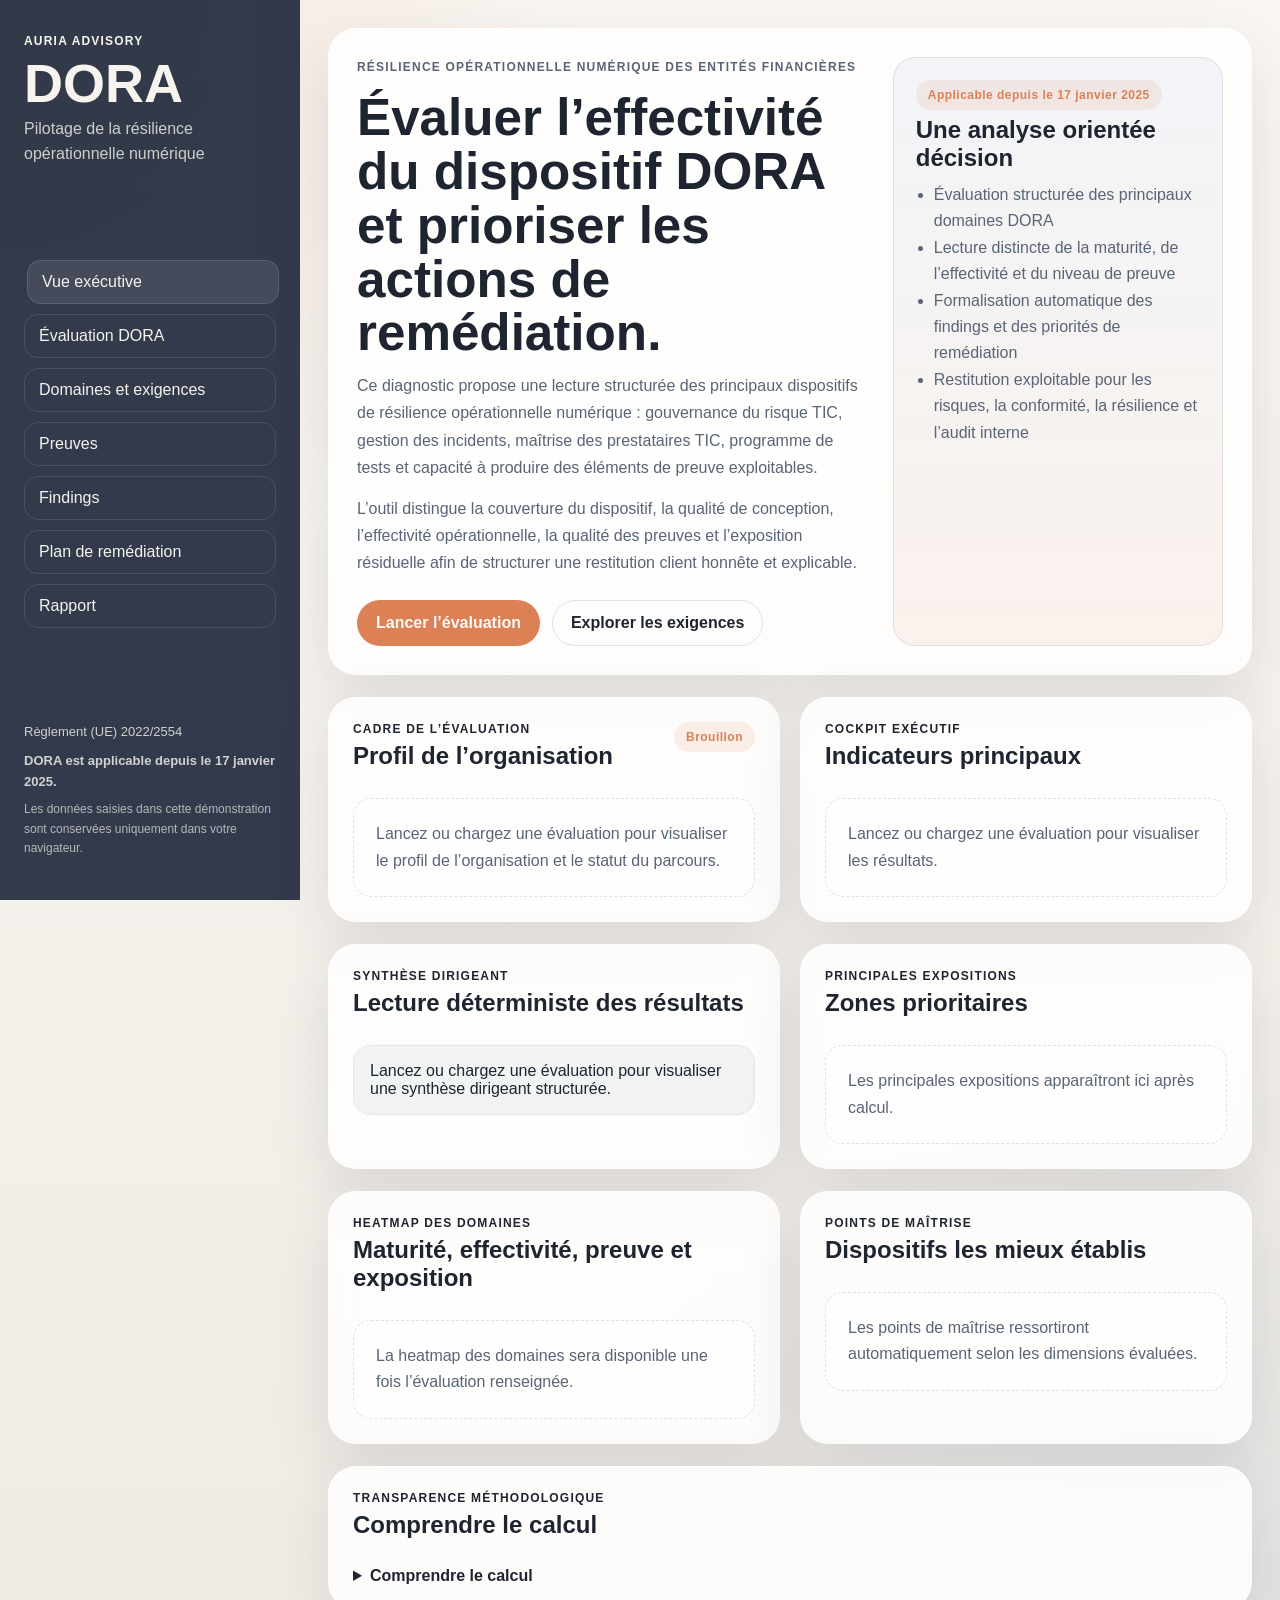
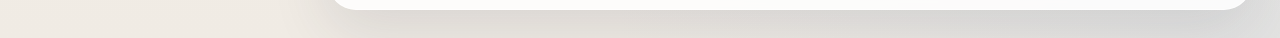
<file: dora-demo/index.html>
<!DOCTYPE html>
<html lang="fr">
<head>
  <meta charset="UTF-8">
  <meta name="viewport" content="width=device-width, initial-scale=1.0">
  <title>Démonstrateur DORA</title>
  <link rel="stylesheet" href="styles.css">
</head>
<body>
  <div class="app-shell">
    <aside class="sidebar">
      <div class="sidebar-top">
        <p class="brand-kicker">Auria Advisory</p>
        <h1 class="brand-title">DORA</h1>
        <p class="brand-subtitle">Pilotage de la résilience opérationnelle numérique</p>
      </div>

      <nav class="side-nav" aria-label="Navigation principale">
        <button class="nav-link is-active" type="button" data-route="executive">Vue exécutive</button>
        <button class="nav-link" type="button" data-route="assessment">Évaluation DORA</button>
        <button class="nav-link" type="button" data-route="requirements">Domaines et exigences</button>
        <button class="nav-link" type="button" data-route="evidence">Preuves</button>
        <button class="nav-link" type="button" data-route="findings">Findings</button>
        <button class="nav-link" type="button" data-route="remediation">Plan de remédiation</button>
        <button class="nav-link" type="button" data-route="report">Rapport</button>
      </nav>

      <div class="sidebar-foot">
        <p>Règlement (UE) 2022/2554</p>
        <p><strong>DORA est applicable depuis le 17 janvier 2025.</strong></p>
        <p class="small-note">Les données saisies dans cette démonstration sont conservées uniquement dans votre navigateur.</p>
      </div>
    </aside>

    <main class="main-shell">
      <section class="view-section is-active" data-view="executive">
        <div class="hero-card">
          <div class="hero-copy">
            <p class="eyebrow">Résilience opérationnelle numérique des entités financières</p>
            <h2>Évaluer l’effectivité du dispositif DORA et prioriser les actions de remédiation.</h2>
            <p>
              Ce diagnostic propose une lecture structurée des principaux dispositifs de résilience opérationnelle numérique :
              gouvernance du risque TIC, gestion des incidents, maîtrise des prestataires TIC, programme de tests et capacité
              à produire des éléments de preuve exploitables.
            </p>
            <p>
              L’outil distingue la couverture du dispositif, la qualité de conception, l’effectivité opérationnelle,
              la qualité des preuves et l’exposition résiduelle afin de structurer une restitution client honnête et explicable.
            </p>
            <div class="hero-actions">
              <button class="button primary" type="button" data-route="assessment">Lancer l’évaluation</button>
              <button class="button secondary" type="button" data-route="requirements">Explorer les exigences</button>
            </div>
          </div>

          <div class="hero-panel">
            <span class="chip">Applicable depuis le 17 janvier 2025</span>
            <h3>Une analyse orientée décision</h3>
            <ul class="bullet-list">
              <li>Évaluation structurée des principaux domaines DORA</li>
              <li>Lecture distincte de la maturité, de l’effectivité et du niveau de preuve</li>
              <li>Formalisation automatique des findings et des priorités de remédiation</li>
              <li>Restitution exploitable pour les risques, la conformité, la résilience et l’audit interne</li>
            </ul>
          </div>
        </div>

        <div class="section-grid two-col">
          <article class="panel-card">
            <div class="card-head">
              <div>
                <p class="section-kicker">Cadre de l’évaluation</p>
                <h3>Profil de l’organisation</h3>
              </div>
              <span id="evaluation-status-badge" class="status-pill">Brouillon</span>
            </div>
            <div id="organization-summary" class="empty-state">
              Lancez ou chargez une évaluation pour visualiser le profil de l’organisation et le statut du parcours.
            </div>
          </article>

          <article class="panel-card">
            <div class="card-head">
              <div>
                <p class="section-kicker">Cockpit exécutif</p>
                <h3>Indicateurs principaux</h3>
              </div>
            </div>
            <div id="executive-metrics" class="empty-state">
              Lancez ou chargez une évaluation pour visualiser les résultats.
            </div>
          </article>
        </div>

        <div class="section-grid two-col">
          <article class="panel-card">
            <div class="card-head">
              <div>
                <p class="section-kicker">Synthèse dirigeant</p>
                <h3>Lecture déterministe des résultats</h3>
              </div>
            </div>
            <div id="executive-summary" class="empty-state">
              La synthèse dirigeant sera générée à partir des résultats de l’évaluation.
            </div>
          </article>

          <article class="panel-card">
            <div class="card-head">
              <div>
                <p class="section-kicker">Principales expositions</p>
                <h3>Zones prioritaires</h3>
              </div>
            </div>
            <div id="executive-exposures" class="empty-state">
              Les principales expositions apparaîtront ici après calcul.
            </div>
          </article>
        </div>

        <div class="section-grid two-col">
          <article class="panel-card">
            <div class="card-head">
              <div>
                <p class="section-kicker">Heatmap des domaines</p>
                <h3>Maturité, effectivité, preuve et exposition</h3>
              </div>
            </div>
            <div id="heatmap-container" class="empty-state">
              La heatmap des domaines sera disponible une fois l’évaluation renseignée.
            </div>
          </article>

          <article class="panel-card">
            <div class="card-head">
              <div>
                <p class="section-kicker">Points de maîtrise</p>
                <h3>Dispositifs les mieux établis</h3>
              </div>
            </div>
            <div id="executive-strengths" class="empty-state">
              Les points de maîtrise ressortiront automatiquement selon les dimensions évaluées.
            </div>
          </article>
        </div>

        <article class="panel-card">
          <div class="card-head">
            <div>
              <p class="section-kicker">Transparence méthodologique</p>
              <h3>Comprendre le calcul</h3>
            </div>
          </div>
          <details class="explainer">
            <summary>Comprendre le calcul</summary>
            <div id="calculation-explainer"></div>
          </details>
        </article>
      </section>

      <section class="view-section" data-view="assessment">
        <div class="section-grid two-col">
          <article class="panel-card">
            <div class="card-head">
              <div>
                <p class="section-kicker">Cadrage</p>
                <h3>Profil de l’organisation</h3>
              </div>
            </div>
            <form id="organization-form" class="form-grid">
              <label class="field" for="org-name">
                <span>Nom de l’organisation</span>
                <input id="org-name" name="org-name" type="text" placeholder="Ex. Banque Horizon">
              </label>
              <label class="field" for="org-entity-type">
                <span>Type d’entité</span>
                <select id="org-entity-type" name="org-entity-type"></select>
              </label>
              <label class="field" for="org-sector">
                <span>Secteur</span>
                <input id="org-sector" name="org-sector" type="text" placeholder="Services financiers">
              </label>
              <label class="field" for="org-size">
                <span>Taille indicative</span>
                <select id="org-size" name="org-size">
                  <option value="non-renseignée">Non renseignée</option>
                  <option value="petite">Petite</option>
                  <option value="intermédiaire">Intermédiaire</option>
                  <option value="grande">Grande</option>
                </select>
              </label>
              <label class="field" for="org-group-structure">
                <span>Organisation</span>
                <select id="org-group-structure" name="org-group-structure">
                  <option value="autonome">Autonome</option>
                  <option value="groupe">Au sein d’un groupe</option>
                </select>
              </label>
              <label class="field" for="org-geography">
                <span>Périmètre géographique</span>
                <input id="org-geography" name="org-geography" type="text" placeholder="France, UE, multi-pays">
              </label>
              <label class="field" for="org-critical-functions">
                <span>Fonctions critiques ou importantes</span>
                <select id="org-critical-functions" name="org-critical-functions">
                  <option value="oui">Oui</option>
                  <option value="non">Non</option>
                </select>
              </label>
              <label class="field" for="org-initial-maturity">
                <span>Niveau de maturité initial déclaré</span>
                <select id="org-initial-maturity" name="org-initial-maturity">
                  <option value="initial">Initial</option>
                  <option value="intermédiaire">Intermédiaire</option>
                  <option value="avancé">Avancé</option>
                </select>
              </label>
              <label class="field field-full" for="org-objective">
                <span>Objectif de l’évaluation</span>
                <select id="org-objective" name="org-objective"></select>
              </label>
            </form>
          </article>

          <article class="panel-card">
            <div class="card-head">
              <div>
                <p class="section-kicker">Scénarios et persistance</p>
                <h3>Continuer ou réinitialiser</h3>
              </div>
            </div>
            <div class="stack">
              <label class="field" for="scenario-select">
                <span>Scénario de démonstration</span>
                <select id="scenario-select" name="scenario-select"></select>
              </label>
              <p id="scenario-description" class="support-text"></p>
              <div class="button-row">
                <button id="load-demo-scenario" class="button secondary" type="button">Charger le scénario de démonstration</button>
                <button id="resume-evaluation" class="button tertiary" type="button">Reprendre mon évaluation</button>
                <button id="reset-evaluation" class="button tertiary danger" type="button">Réinitialiser l’évaluation</button>
              </div>
              <div id="assessment-feedback" class="inline-feedback" aria-live="polite"></div>
              <p class="small-note">Les données saisies dans cette démonstration sont conservées uniquement dans votre navigateur.</p>
            </div>
          </article>
        </div>

        <article class="panel-card">
          <div class="card-head">
            <div>
              <p class="section-kicker">Évaluation guidée</p>
              <h3>Questionnaire expert par domaine</h3>
            </div>
            <div class="progress-meta">
              <span id="question-counter">Question 1 / 36</span>
              <span id="completion-label">0 % complété</span>
            </div>
          </div>
          <div class="assessment-workspace">
            <aside class="assessment-navigator">
              <div class="stack">
                <div>
                  <p class="section-kicker">Parcours fluide</p>
                  <h4>Choisir une exigence sans changer de page</h4>
                  <p class="support-text">
                    Sélectionnez un domaine, recherchez une exigence et ouvrez directement sa fiche d’évaluation.
                  </p>
                </div>
                <div class="assessment-toolbar">
                  <label class="field" for="assessment-domain-filter">
                    <span>Domaine</span>
                    <select id="assessment-domain-filter"></select>
                  </label>
                  <label class="field" for="assessment-search">
                    <span>Recherche</span>
                    <input id="assessment-search" type="search" placeholder="Exigence, identifiant, mot-clé">
                  </label>
                </div>
                <div class="button-row">
                  <button id="jump-next-pending" class="button secondary" type="button">Aller à la prochaine exigence à traiter</button>
                </div>
                <div id="assessment-queue-summary" class="inline-feedback" aria-live="polite"></div>
              </div>
              <div id="assessment-queue" class="assessment-queue" aria-label="Exigences du parcours"></div>
            </aside>
            <div class="assessment-detail">
          <div class="progress-track" aria-hidden="true">
            <div id="assessment-progress-bar" class="progress-bar"></div>
          </div>
              <div id="question-card"></div>
            </div>
          </div>
        </article>
      </section>

      <section class="view-section" data-view="requirements">
        <article class="panel-card">
          <div class="card-head">
            <div>
              <p class="section-kicker">Grille réglementaire</p>
              <h3>Domaines et exigences</h3>
            </div>
          </div>
          <div class="filter-grid">
            <label class="field" for="requirements-domain-filter">
              <span>Domaine</span>
              <select id="requirements-domain-filter"></select>
            </label>
            <label class="field" for="requirements-exposure-filter">
              <span>Exposition</span>
              <select id="requirements-exposure-filter">
                <option value="all">Toutes</option>
                <option value="critical">Critique</option>
                <option value="high">Élevée</option>
                <option value="moderate">Modérée</option>
                <option value="controlled">Maîtrisée</option>
              </select>
            </label>
            <label class="field" for="requirements-evidence-filter">
              <span>Niveau de preuve</span>
              <select id="requirements-evidence-filter">
                <option value="all">Tous</option>
                <option value="none">Absente</option>
                <option value="declarative">Déclarative</option>
                <option value="documented">Documentée</option>
                <option value="verified">Vérifiée et récente</option>
              </select>
            </label>
            <label class="field" for="requirements-criticality-filter">
              <span>Criticité</span>
              <select id="requirements-criticality-filter">
                <option value="all">Toutes</option>
                <option value="5">5</option>
                <option value="4">4</option>
                <option value="3">3</option>
                <option value="2">2</option>
                <option value="1">1</option>
              </select>
            </label>
            <label class="field" for="requirements-status-filter">
              <span>Statut d’évaluation</span>
              <select id="requirements-status-filter">
                <option value="all">Tous</option>
                <option value="evaluated">Évaluées</option>
                <option value="notAssessed">Non évaluées</option>
                <option value="notApplicable">Non applicables</option>
                <option value="withFinding">Avec finding</option>
                <option value="withEvidence">Avec preuve</option>
              </select>
            </label>
            <label class="field field-search" for="requirements-search">
              <span>Recherche</span>
              <input id="requirements-search" type="search" placeholder="Rechercher une exigence, un domaine, un identifiant">
            </label>
          </div>
          <div id="requirements-table"></div>
        </article>
      </section>

      <section class="view-section" data-view="evidence">
        <article class="panel-card">
          <div class="card-head">
            <div>
              <p class="section-kicker">Registre front-end</p>
              <h3>Preuves</h3>
            </div>
          </div>
          <p class="support-text">
            Dans cette version de démonstration, seuls les métadonnées et rattachements sont conservés localement.
          </p>
          <div class="section-grid two-col">
            <form id="evidence-form" class="stack">
              <label class="field" for="evidence-title">
                <span>Titre</span>
                <input id="evidence-title" type="text" required>
              </label>
              <label class="field" for="evidence-type">
                <span>Type de preuve</span>
                <input id="evidence-type" type="text" placeholder="Politique, registre, compte rendu…">
              </label>
              <label class="field" for="evidence-owner">
                <span>Owner</span>
                <input id="evidence-owner" type="text">
              </label>
              <label class="field" for="evidence-date">
                <span>Date du document</span>
                <input id="evidence-date" type="date">
              </label>
              <label class="field" for="evidence-review-date">
                <span>Date de revue</span>
                <input id="evidence-review-date" type="date">
              </label>
              <label class="field" for="evidence-status">
                <span>Statut</span>
                <select id="evidence-status">
                  <option value="declared">Déclarée</option>
                  <option value="available">Disponible</option>
                  <option value="review">À revoir</option>
                  <option value="verified">Vérifiée</option>
                  <option value="obsolete">Obsolète</option>
                </select>
              </label>
              <label class="field field-full" for="evidence-related-requirements">
                <span>Exigences associées</span>
                <select id="evidence-related-requirements" multiple size="6"></select>
              </label>
              <label class="field field-full" for="evidence-description">
                <span>Description</span>
                <textarea id="evidence-description" rows="3"></textarea>
              </label>
              <label class="field field-full" for="evidence-file">
                <span>Nom de fichier (session uniquement)</span>
                <input id="evidence-file" type="file">
              </label>
              <button class="button primary" type="submit">Ajouter la preuve</button>
            </form>

            <div class="stack">
              <div class="filter-grid compact">
                <label class="field" for="evidence-status-filter">
                  <span>Statut</span>
                  <select id="evidence-status-filter">
                    <option value="all">Tous</option>
                    <option value="verified">Vérifiée</option>
                    <option value="review">À revoir</option>
                    <option value="obsolete">Obsolète</option>
                    <option value="missing">Exigences sans preuve</option>
                  </select>
                </label>
                <label class="field" for="evidence-search">
                  <span>Recherche</span>
                  <input id="evidence-search" type="search" placeholder="Titre, owner, exigence">
                </label>
              </div>
              <div id="evidence-list"></div>
            </div>
          </div>
        </article>
      </section>

      <section class="view-section" data-view="findings">
        <article class="panel-card">
          <div class="card-head">
            <div>
              <p class="section-kicker">Formalisation automatique</p>
              <h3>Findings</h3>
            </div>
          </div>
          <div class="filter-grid compact">
            <label class="field" for="finding-severity-filter">
              <span>Sévérité</span>
              <select id="finding-severity-filter">
                <option value="all">Toutes</option>
                <option value="critical">Critique</option>
                <option value="high">Élevée</option>
                <option value="medium">Modérée</option>
                <option value="low">Faible</option>
              </select>
            </label>
            <label class="field" for="finding-domain-filter">
              <span>Domaine</span>
              <select id="finding-domain-filter"></select>
            </label>
            <label class="field" for="finding-status-filter">
              <span>Statut</span>
              <select id="finding-status-filter">
                <option value="all">Tous</option>
                <option value="open">Ouvert</option>
                <option value="inProgress">En cours</option>
                <option value="pending">En attente</option>
                <option value="readyForReview">Prêt pour revue</option>
                <option value="closed">Clos</option>
              </select>
            </label>
          </div>
          <div id="findings-list"></div>
        </article>
      </section>

      <section class="view-section" data-view="remediation">
        <article class="panel-card">
          <div class="card-head">
            <div>
              <p class="section-kicker">Plan de remédiation priorisé</p>
              <h3>Trajectoire de renforcement du dispositif</h3>
            </div>
          </div>
          <p class="support-text">
            Le plan d’action traduit les constats identifiés en mesures opérationnelles, organisées selon leur niveau de priorité
            et leur horizon de mise en œuvre.
          </p>
          <div id="remediation-timeline"></div>
          <div id="remediation-table"></div>
        </article>
      </section>

      <section class="view-section" data-view="report">
        <article class="panel-card">
          <div class="card-head">
            <div>
              <p class="section-kicker">Restitution client</p>
              <h3>Rapport</h3>
            </div>
            <button id="export-pdf" class="button primary" type="button">Exporter en PDF</button>
          </div>
          <div id="report-content" class="report-content">
            Chargez ou réalisez une évaluation pour générer le rapport.
          </div>
        </article>
      </section>
    </main>
  </div>

  <script src="app.js"></script>
</body>
</html>
</file>
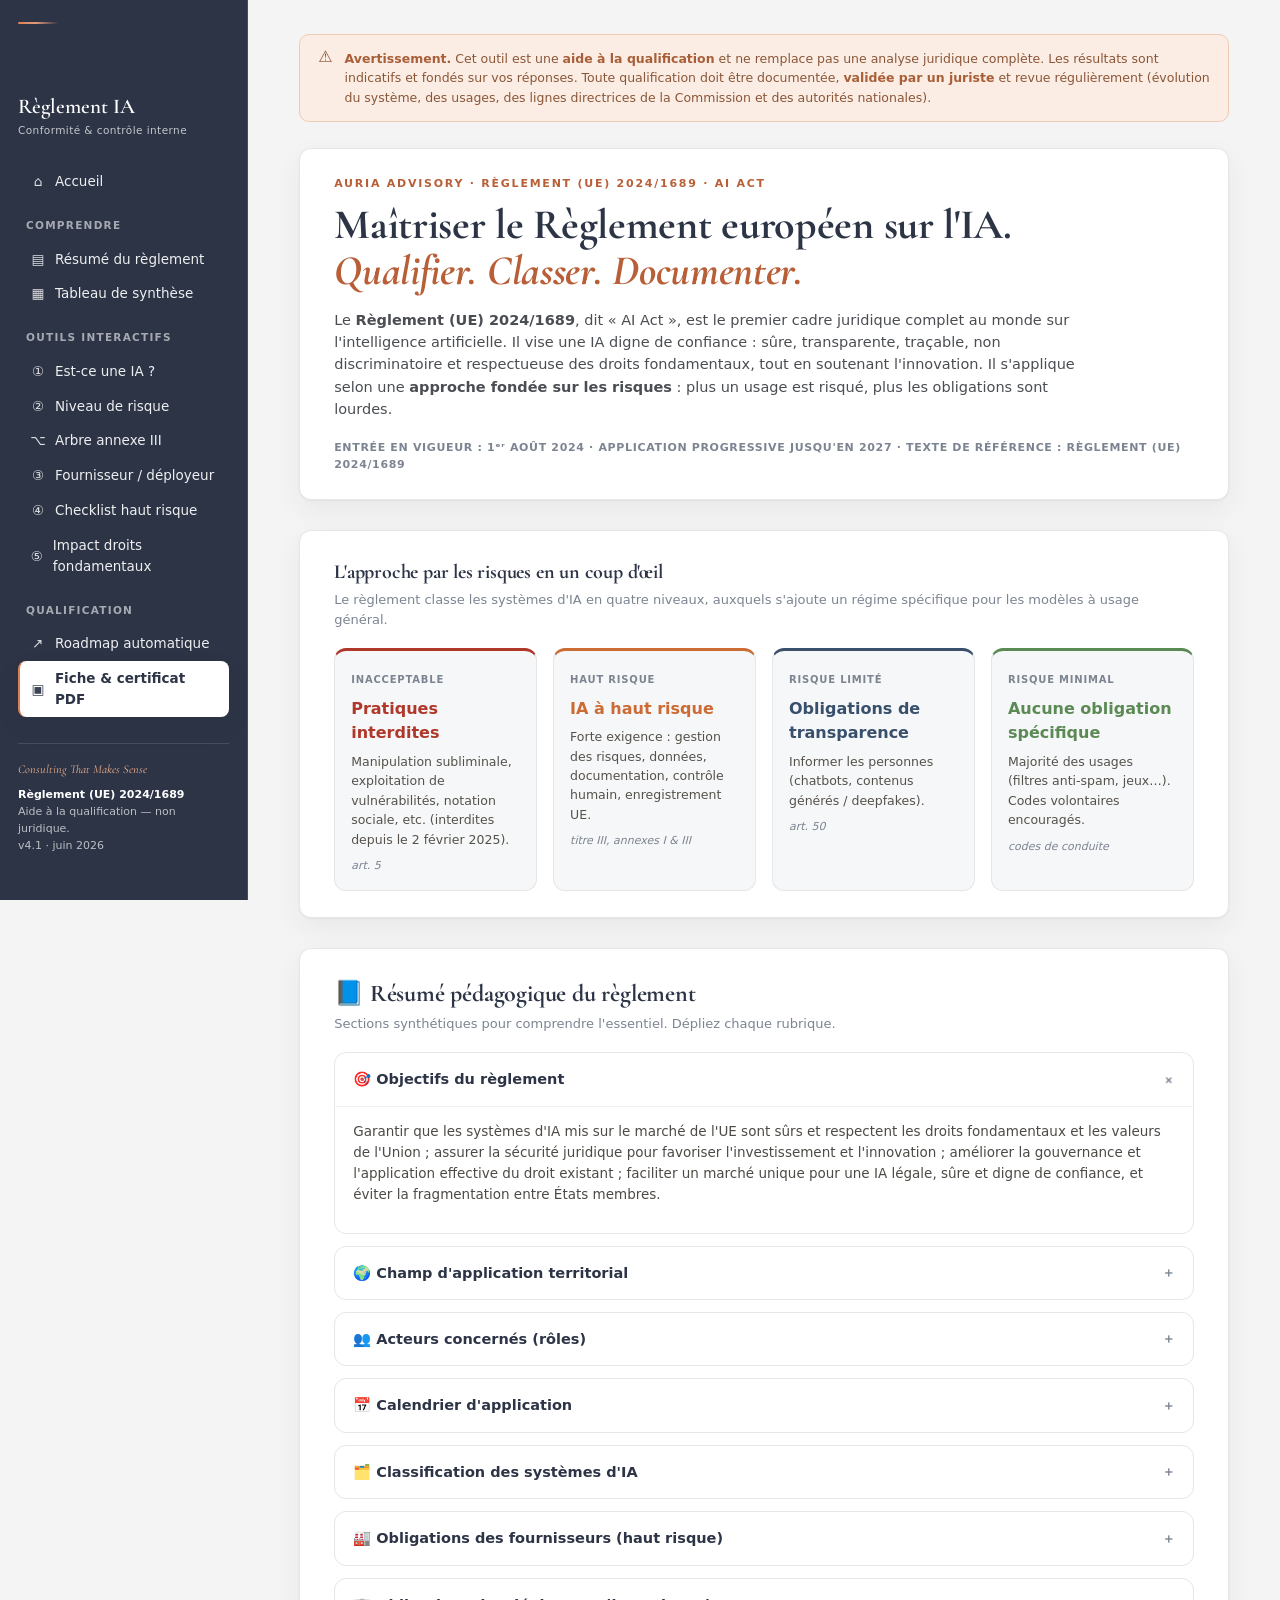
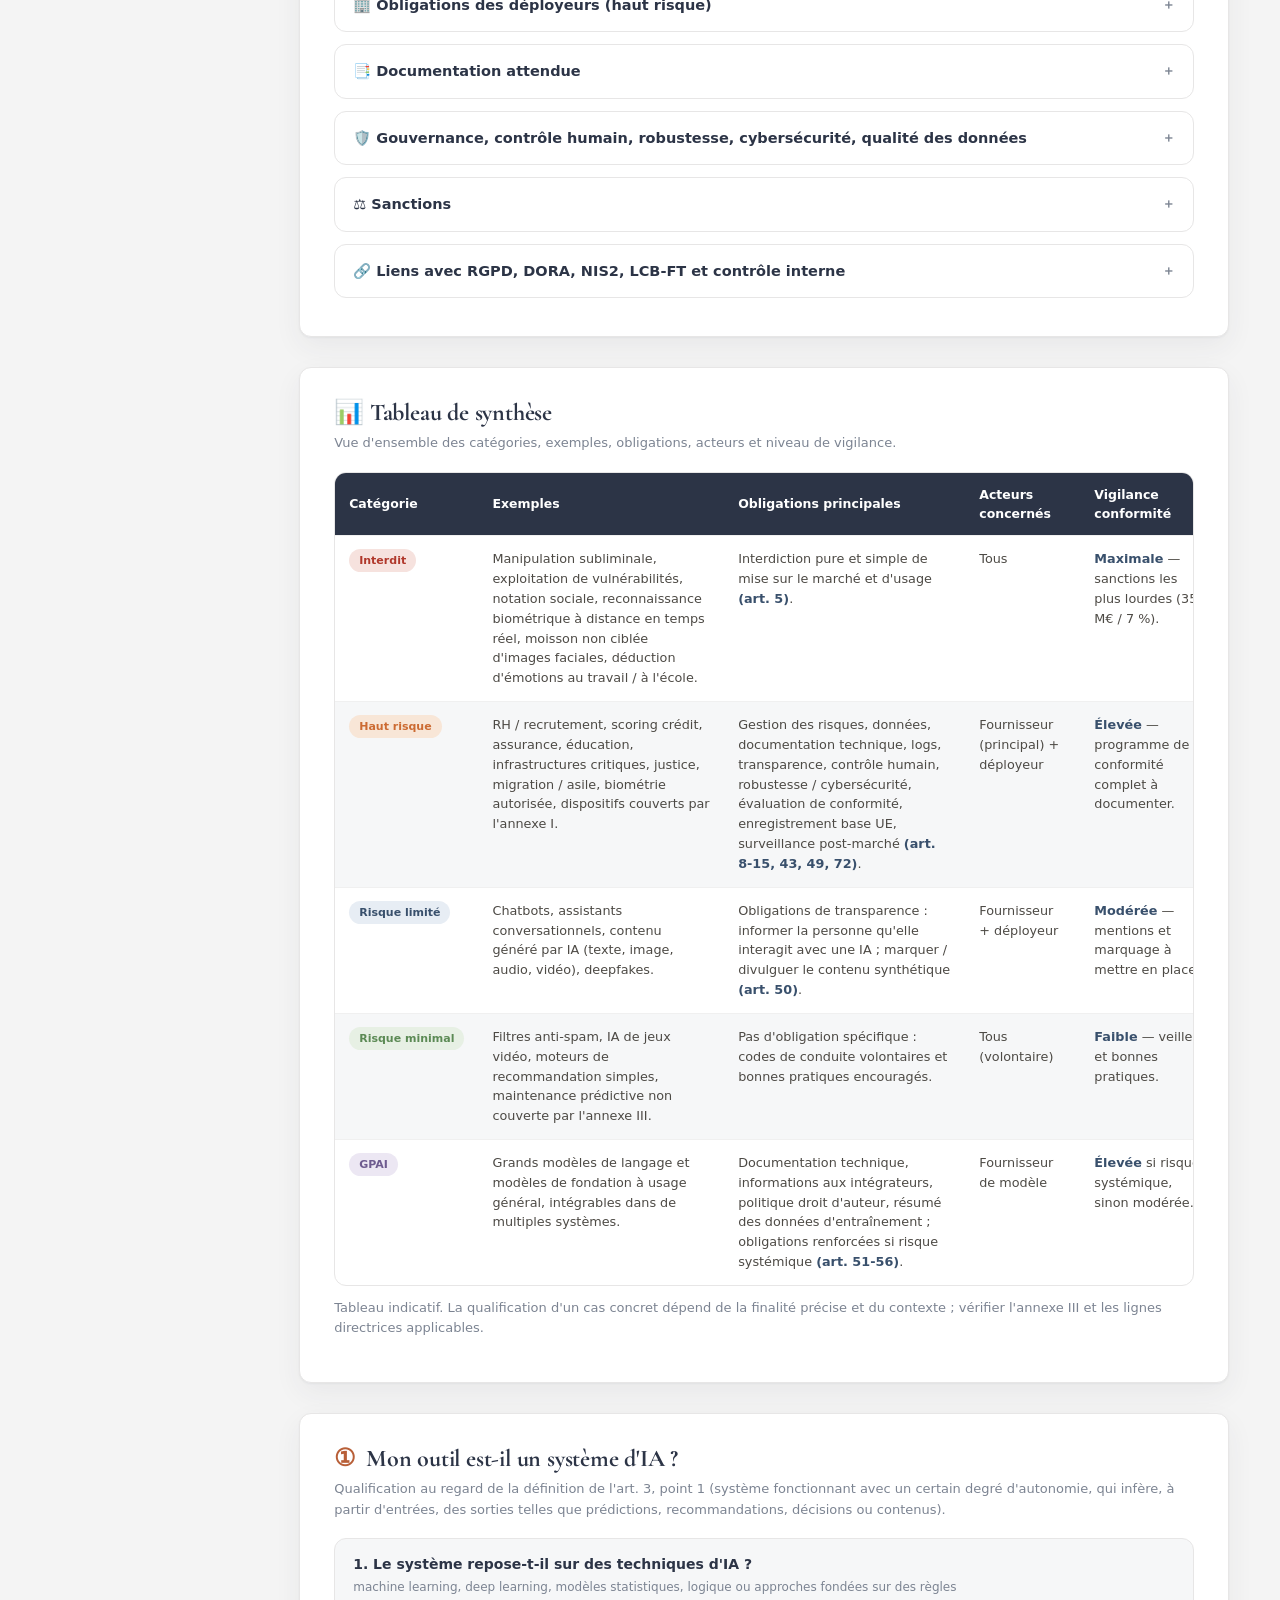
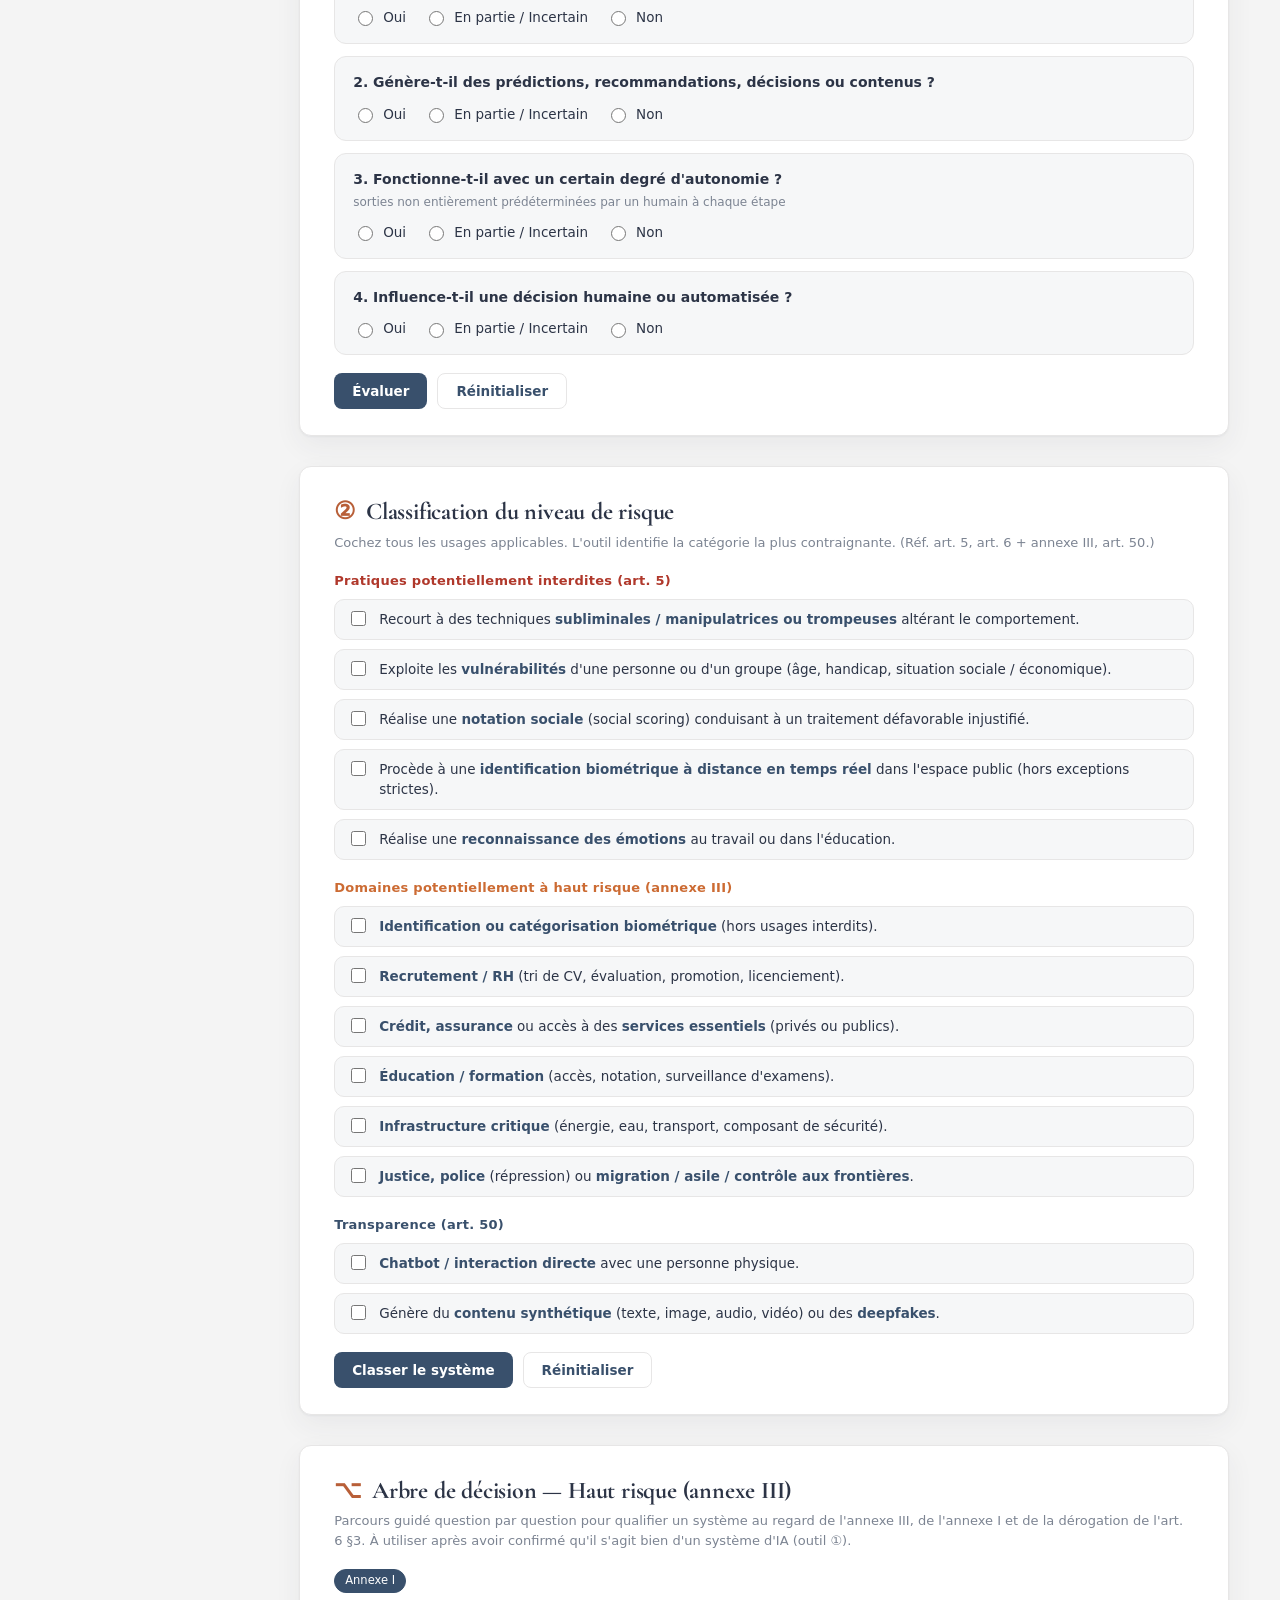
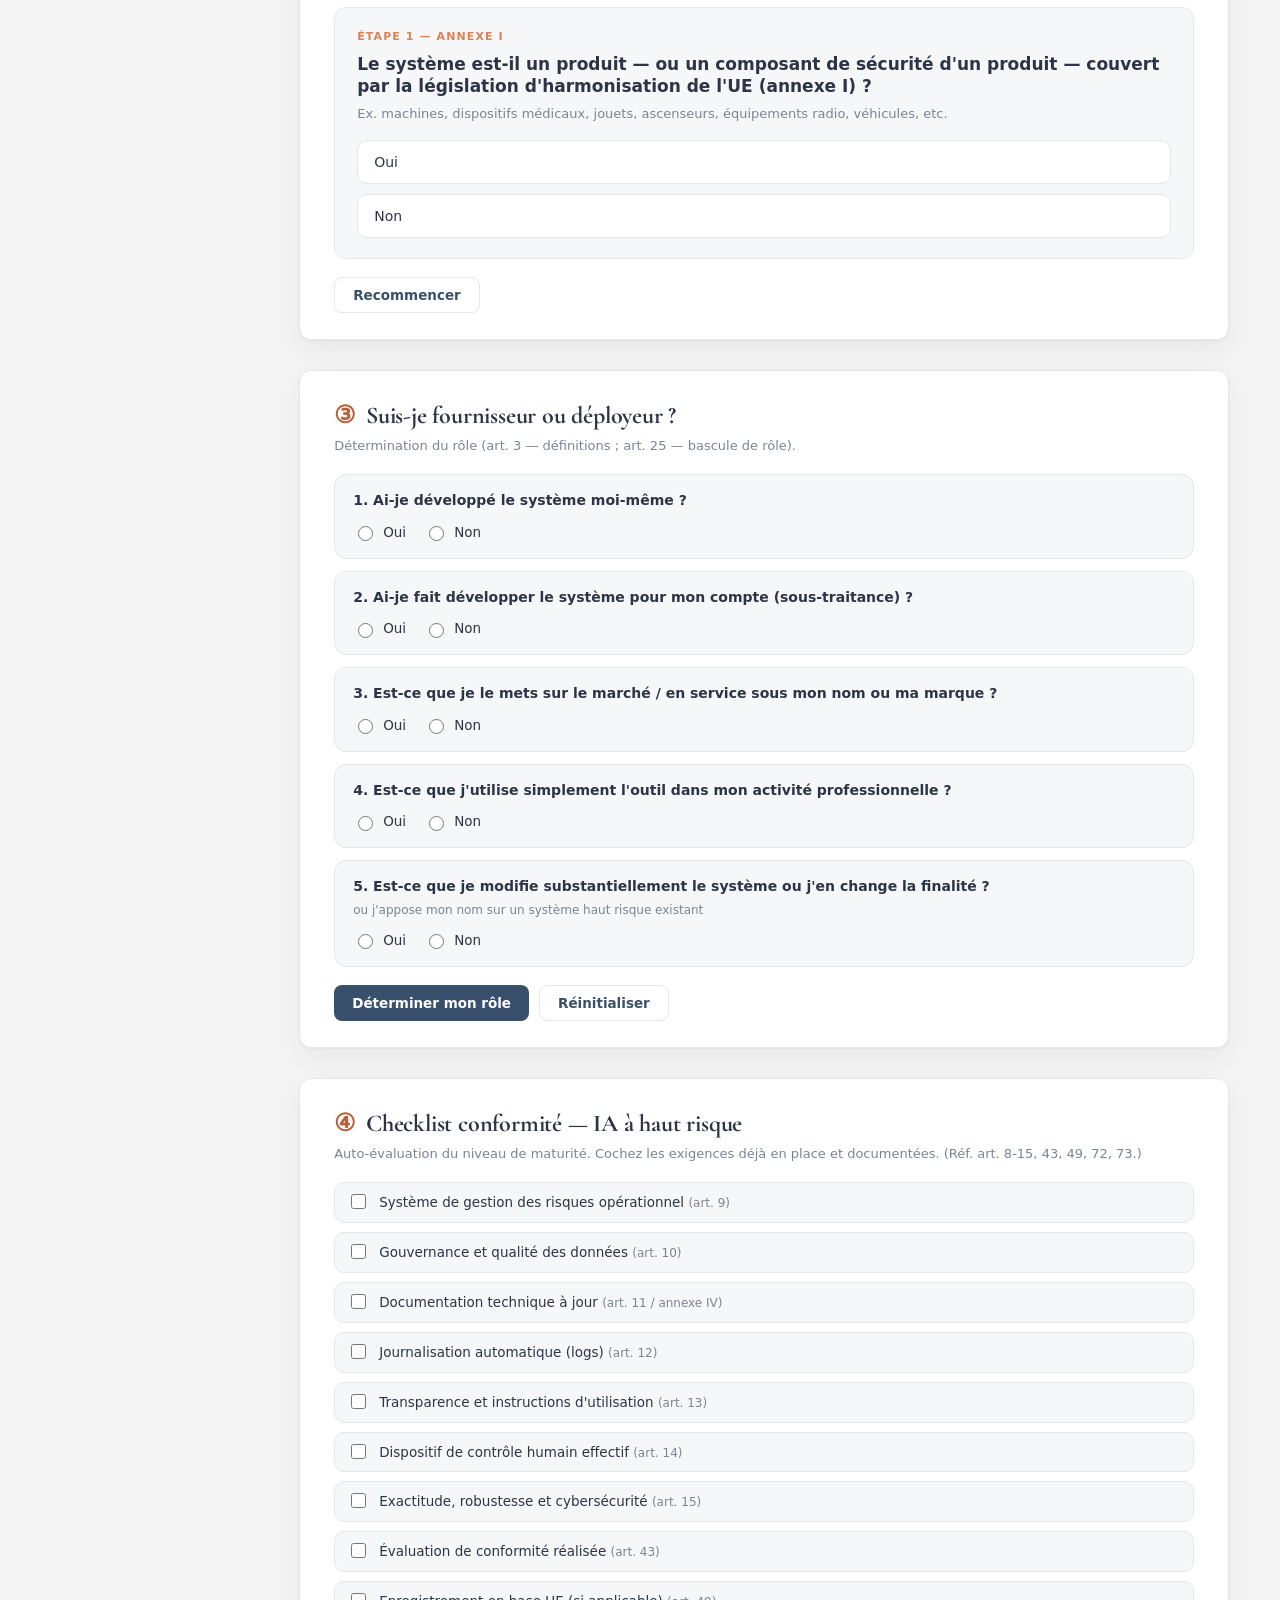
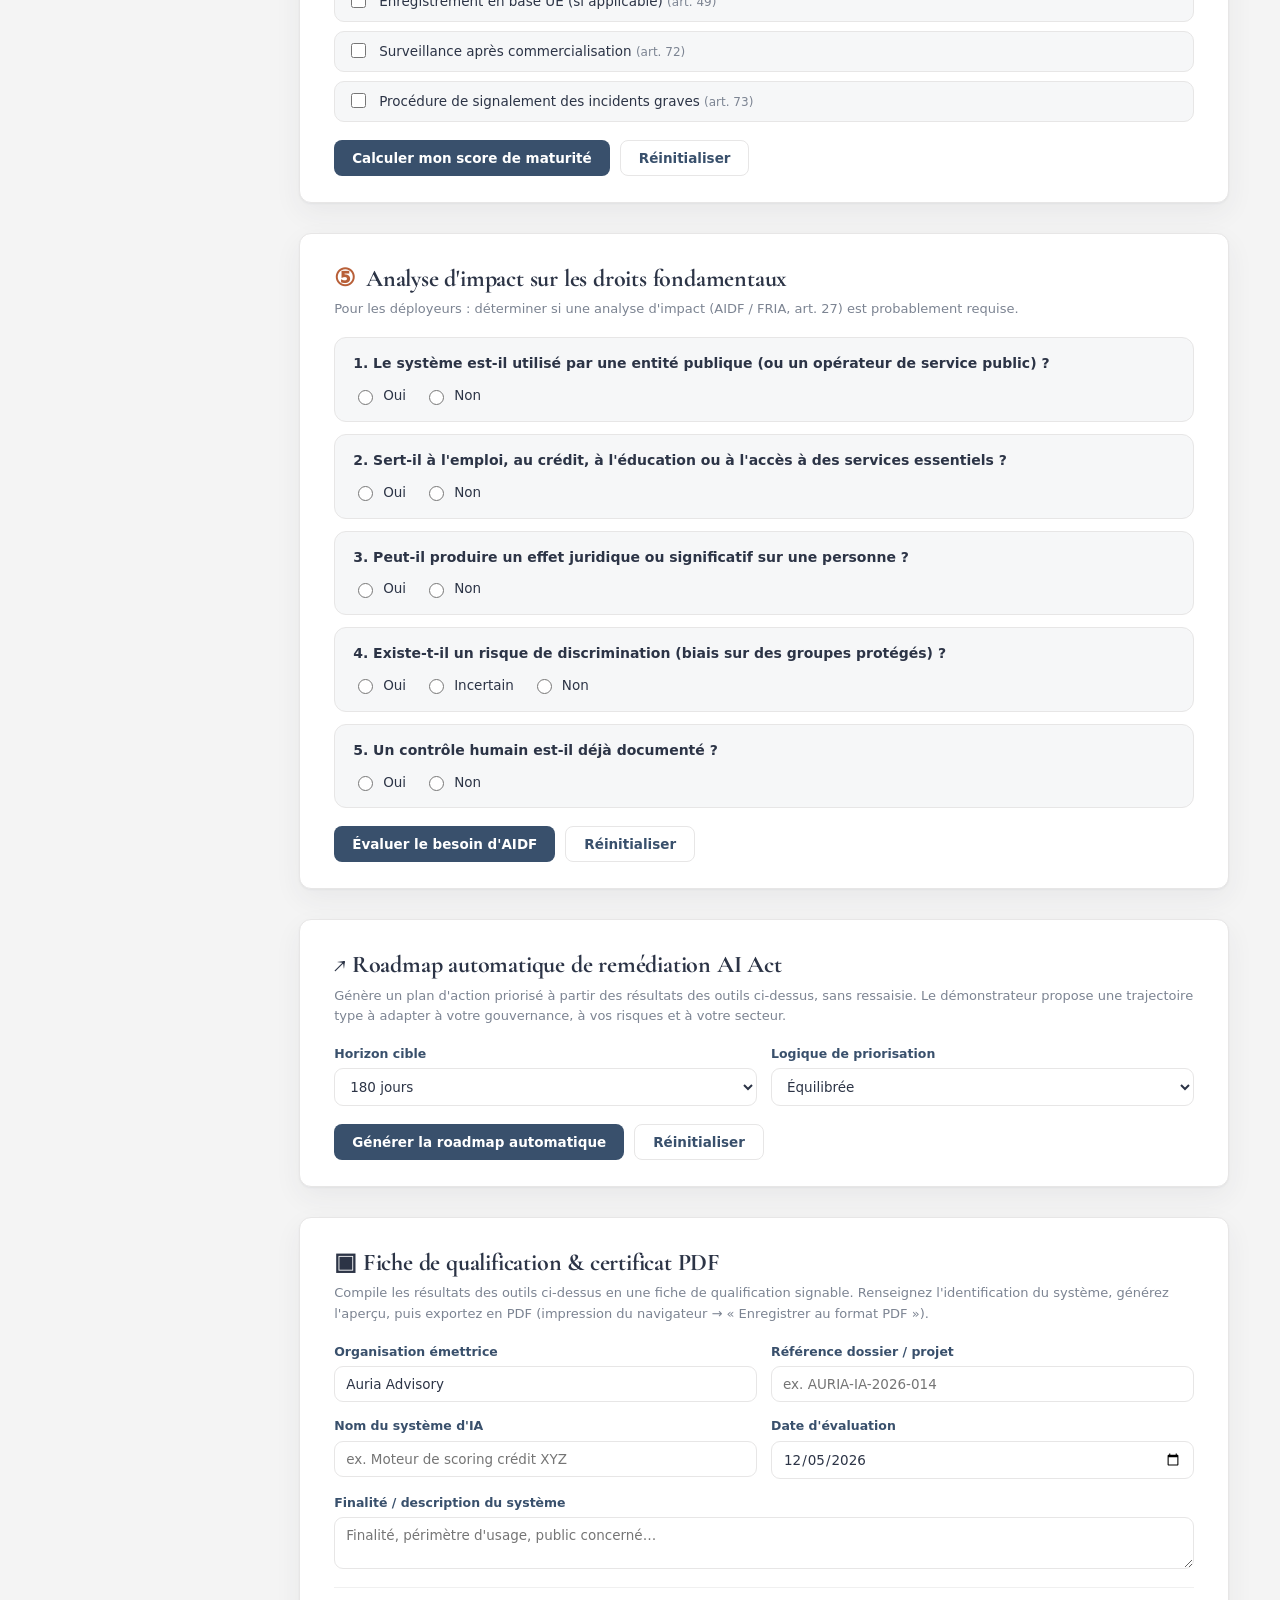
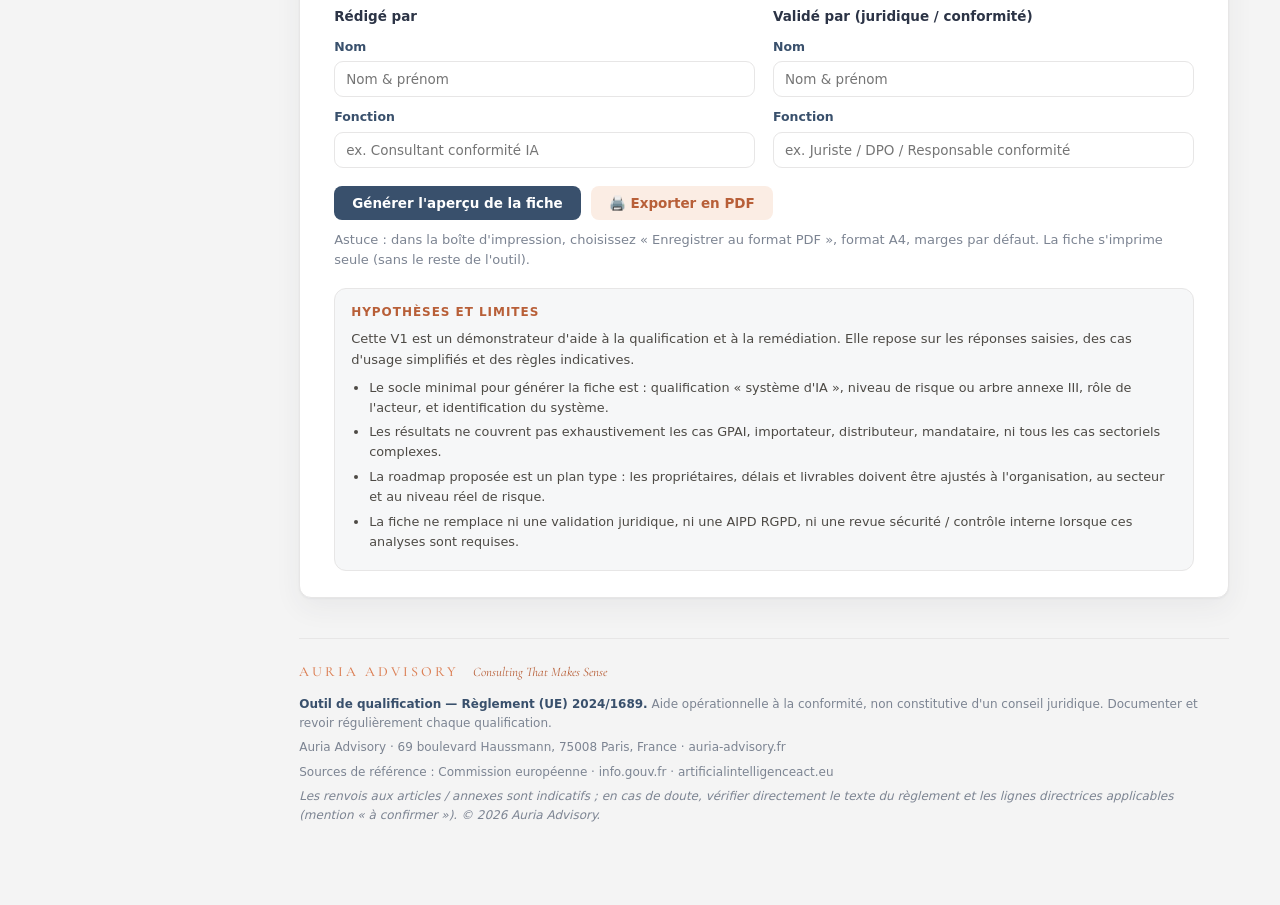
<file: ia-act-demo/index.html>
<!DOCTYPE html>
<html lang="fr">
<head>
<meta charset="UTF-8">
<meta name="viewport" content="width=device-width, initial-scale=1.0">
<title>Règlement IA — Outil de conformité &amp; contrôle interne</title>
<style>
  @import url('https://fonts.googleapis.com/css2?family=Cormorant+Garamond:ital,wght@0,400;0,500;0,600;1,400&display=swap');
  :root{
    --bg:#F4F4F4;
    --bg-soft:#FFFFFF;
    --panel:#FFFFFF;
    --panel-soft:#F6F7F8;
    --ink:#2C3446;
    --ink-2:#39506C;
    --muted:#7C8492;
    --line:#E7E6E6;
    --line-2:#F0F0F0;
    --primary:#39506C;
    --primary-dk:#2C3446;
    /* accent de marque (corail Auria) — conserve les noms --gold* pour compat. interne */
    --gold:#DC8056;
    --gold-dk:#B85F38;
    --gold-soft:#FBEDE4;
    --accent:#DC8056;
    --accent-soft:#E29A79;
    --blue-soft:#AEC2D8;
    /* niveaux de risque (harmonisés avec la charte) */
    --red:#B0382B;     --red-bg:#F6E2DE;
    --orange:#CC6B33;  --orange-bg:#F8E6D7;
    --blue:#39506C;    --blue-bg:#E7EDF4;
    --green:#5C8A55;   --green-bg:#E7F0E4;
    --violet:#6E5B8F;  --violet-bg:#ECE7F3;
    --radius:12px;
    --shadow:0 1px 2px rgba(44,52,70,.05), 0 10px 28px rgba(44,52,70,.06);
    --sans:"Segoe UI",system-ui,-apple-system,Roboto,Helvetica,Arial,sans-serif;
    --serif:"Cormorant Garamond","Georgia","Cambria","Times New Roman",serif;
    --display:"Cormorant Garamond","Georgia",serif;
  }
  *{box-sizing:border-box}
  html,body{margin:0;padding:0}
  body{
    font-family:var(--sans);
    background:var(--bg);
    color:var(--ink);
    line-height:1.55;
    font-size:15px;
    -webkit-font-smoothing:antialiased;
  }
  a{color:var(--ink-2)}

  /* ---------- Layout ---------- */
  .app{display:flex;min-height:100vh}
  .sidebar{
    width:248px;flex:0 0 248px;
    background:#2C3446;
    border-right:1px solid rgba(255,255,255,.12);
    padding:22px 18px;
    position:sticky;top:0;height:100vh;
    overflow-y:auto;
  }
  .main{flex:1;min-width:0;padding:34px clamp(20px,4vw,56px) 80px}

  /* ---------- Sidebar ---------- */
  .brand{margin-bottom:26px}
  .brand .brand-deco{height:2px;width:40px;border-radius:2px;margin-bottom:13px;
    background:linear-gradient(90deg,var(--accent) 0%,var(--accent-soft) 45%,transparent 100%)}
  .brand .wordmark{
    width:160px;height:52px;display:block;
    background-image:url('https://auria-advisory.fr/wp-content/uploads/2025/10/Logo-final-vertical-or-blanc-h.png');
    background-repeat:no-repeat;background-position:left center;background-size:contain;
    text-indent:-9999px;overflow:hidden;white-space:nowrap;
  }
  .brand .brand-title{font-family:var(--display);font-size:21px;font-weight:600;color:#FFFFFF;line-height:1.05;margin-top:7px}
  .brand .brand-sub{font-size:10.5px;color:rgba(255,255,255,.72);letter-spacing:.04em;margin-top:4px}
  .nav-group{margin-bottom:18px}
  .nav-label{font-size:10.5px;letter-spacing:.12em;text-transform:uppercase;color:rgba(255,255,255,.58);font-weight:700;margin:0 0 8px 8px}
  .nav a{
    display:flex;align-items:center;gap:9px;
    padding:7px 10px;border-radius:8px;border-left:2px solid transparent;
    color:rgba(255,255,255,.92);text-decoration:none;font-size:13.5px;cursor:pointer;
    transition:background .12s,color .12s,border-color .12s;
  }
  .nav a:hover{background:rgba(255,255,255,.08);color:#fff}
  .nav a.active{background:#fff;color:var(--primary-dk);font-weight:600;border-left-color:var(--gold);box-shadow:var(--shadow)}
  .nav a .ico{width:16px;text-align:center;opacity:.92}
  .side-foot{margin-top:26px;padding-top:16px;border-top:1px solid rgba(255,255,255,.12);font-size:11px;color:rgba(255,255,255,.68)}
  .side-foot b{color:#FFFFFF;font-weight:600}
  .side-foot .tagline{font-family:var(--serif);font-style:italic;color:#F3B18C;margin-bottom:7px;font-size:12px}

  /* ---------- Generic blocks ---------- */
  .card{background:var(--panel);border:1px solid var(--line);border-radius:var(--radius);box-shadow:var(--shadow)}
  section{scroll-margin-top:24px;margin-bottom:30px}
  .pad{padding:26px clamp(18px,3vw,34px)}

  .warn{
    background:var(--gold-soft);border:1px solid #F0CBB4;border-radius:10px;
    padding:14px 18px;font-size:12.5px;color:#8A5638;margin-bottom:26px;
    display:flex;gap:12px;align-items:flex-start;
  }
  .warn .wico{font-size:16px;line-height:1}
  .warn b{color:#A85F38}

  .eyebrow{font-size:11px;letter-spacing:.16em;text-transform:uppercase;color:var(--gold-dk);font-weight:700;margin-bottom:10px}
  h1{font-family:var(--serif);font-size:clamp(28px,4.2vw,42px);line-height:1.1;margin:0 0 4px;font-weight:700;letter-spacing:-.3px}
  h1 .accent{color:var(--gold-dk);font-style:italic}
  h2{font-family:var(--serif);font-size:24px;margin:0 0 4px;font-weight:700;letter-spacing:-.2px;display:flex;align-items:center;gap:10px;color:var(--ink)}
  h2 .num{color:var(--gold-dk)}
  .lead{color:#4a4d52;max-width:760px;font-size:14.5px}
  .sub{color:var(--muted);font-size:13px;margin:-2px 0 18px}
  .meta-line{margin-top:18px;font-size:11px;letter-spacing:.06em;color:var(--muted);text-transform:uppercase;font-weight:600}

  /* ---------- Risk cards (hero) ---------- */
  .grid4{display:grid;grid-template-columns:repeat(4,1fr);gap:16px;margin-top:14px}
  .rcard{background:var(--panel-soft);border:1px solid var(--line);border-radius:12px;padding:16px;border-top:3px solid var(--line)}
  .rcard.red{border-top-color:var(--red)}     .rcard.red h4{color:var(--red)}
  .rcard.orange{border-top-color:var(--orange)} .rcard.orange h4{color:var(--orange)}
  .rcard.blue{border-top-color:var(--blue)}   .rcard.blue h4{color:var(--blue)}
  .rcard.green{border-top-color:var(--green)} .rcard.green h4{color:var(--green)}
  .rcard .tag{font-size:10px;letter-spacing:.08em;text-transform:uppercase;font-weight:700;color:var(--muted)}
  .rcard h4{margin:6px 0 6px;font-size:16px}
  .rcard p{margin:0;font-size:12.5px;color:#55514a}
  .rcard .ref{display:block;margin-top:8px;font-size:11px;color:var(--muted);font-style:italic}

  /* ---------- Accordion (résumé) ---------- */
  .acc{border:1px solid var(--line);border-radius:12px;margin-bottom:12px;overflow:hidden;background:var(--panel)}
  .acc>summary{
    list-style:none;cursor:pointer;padding:15px 18px;font-weight:600;font-size:14.5px;
    display:flex;align-items:center;justify-content:space-between;gap:10px;color:var(--ink);
  }
  .acc>summary::-webkit-details-marker{display:none}
  .acc>summary .left{display:flex;align-items:center;gap:10px}
  .acc>summary .chev{color:var(--muted);transition:transform .18s;font-size:13px}
  .acc[open]>summary .chev{transform:rotate(45deg)}
  .acc[open]>summary{border-bottom:1px solid var(--line-2)}
  .acc .body{padding:4px 18px 18px;font-size:13.5px;color:#4d4a45}
  .acc .body p{margin:10px 0}
  .acc .body ul{margin:8px 0;padding-left:18px}
  .acc .body li{margin:5px 0}
  .acc .body .note{font-size:12px;color:var(--muted);font-style:italic;margin-top:10px}
  .ref-i{color:var(--ink-2);font-weight:600}

  /* timeline */
  .tl{list-style:none;padding:0;margin:6px 0}
  .tl li{position:relative;padding:6px 0 6px 22px}
  .tl li::before{content:"";position:absolute;left:4px;top:13px;width:8px;height:8px;border-radius:50%;background:var(--accent)}
  .tl li::after{content:"";position:absolute;left:7.5px;top:21px;bottom:-6px;width:1px;background:var(--line)}
  .tl li:last-child::after{display:none}
  .tl b{color:var(--ink-2)}

  /* ---------- Table ---------- */
  .tbl-wrap{overflow-x:auto;border:1px solid var(--line);border-radius:12px}
  table{border-collapse:collapse;width:100%;min-width:880px;font-size:12.8px}
  thead th{background:var(--primary-dk);color:#fff;text-align:left;padding:12px 14px;font-weight:600;font-size:12.5px}
  tbody td{padding:13px 14px;border-top:1px solid var(--line-2);vertical-align:top;color:#4d4a45}
  tbody tr:nth-child(even){background:var(--panel-soft)}
  .badge{display:inline-block;padding:3px 10px;border-radius:999px;font-size:11px;font-weight:700;white-space:nowrap}
  .b-red{background:var(--red-bg);color:var(--red)}
  .b-orange{background:var(--orange-bg);color:var(--orange)}
  .b-blue{background:var(--blue-bg);color:var(--blue)}
  .b-green{background:var(--green-bg);color:var(--green)}
  .b-violet{background:var(--violet-bg);color:var(--violet)}
  td b{color:var(--ink-2);font-weight:600}

  /* ---------- Tools ---------- */
  .q{border:1px solid var(--line);border-radius:12px;padding:15px 18px;margin-bottom:12px;background:var(--panel-soft)}
  .q .qt{font-weight:600;font-size:14px;margin-bottom:10px}
  .q .qt small{display:block;font-weight:400;color:var(--muted);font-size:12px;margin-top:3px}
  .opts{display:flex;flex-wrap:wrap;gap:18px}
  .opt{display:flex;align-items:center;gap:7px;font-size:13.5px;cursor:pointer;user-select:none}
  .opt input{accent-color:var(--primary);width:15px;height:15px;cursor:pointer}

  .checks{display:grid;gap:9px}
  .chk{display:flex;align-items:flex-start;gap:10px;font-size:13.5px;cursor:pointer;padding:9px 12px;border:1px solid var(--line);border-radius:10px;background:var(--panel-soft);transition:border-color .12s,background .12s}
  .chk:hover{border-color:var(--gold)}
  .chk input{accent-color:var(--primary);margin-top:2px;width:15px;height:15px;cursor:pointer;flex:0 0 auto}
  .chk b{color:var(--ink-2);font-weight:600}
  .chk .cref{color:var(--muted);font-size:12px}
  .group-label{font-weight:700;color:var(--ink-2);font-size:13px;margin:18px 0 8px;letter-spacing:.02em}
  .group-label.l-red{color:var(--red)} .group-label.l-orange{color:var(--orange)} .group-label.l-blue{color:var(--blue)}

  .btn-row{display:flex;gap:10px;flex-wrap:wrap;margin-top:18px}
  button{font-family:inherit;cursor:pointer;border:none;border-radius:8px;font-size:13.5px;font-weight:600;padding:9px 18px;transition:filter .12s,background .12s,box-shadow .12s}
  .btn-primary{background:var(--primary);color:#fff}
  .btn-primary:hover{filter:brightness(1.12);box-shadow:0 0 0 2px var(--gold-soft)}
  .btn-ghost{background:transparent;color:var(--ink-2);border:1px solid var(--line)}
  .btn-ghost:hover{background:var(--panel-soft);border-color:var(--gold)}
  .btn-soft{background:var(--gold-soft);color:var(--gold-dk)}
  .btn-soft:hover{filter:brightness(.97)}

  /* results */
  .result{margin-top:18px;border-radius:12px;padding:16px 18px;border:1px solid var(--line);background:var(--panel-soft);display:none}
  .result.show{display:block;animation:fade .25s ease}
  @keyframes fade{from{opacity:0;transform:translateY(4px)}to{opacity:1;transform:none}}
  .result .verdict{display:inline-block;padding:4px 12px;border-radius:999px;font-weight:700;font-size:12px;margin-bottom:10px}
  .result h5{margin:12px 0 3px;font-size:12.5px;color:var(--ink-2);text-transform:uppercase;letter-spacing:.05em}
  .result p{margin:2px 0;font-size:13.5px}
  .result .reco{margin-top:12px;background:var(--gold-soft);border:1px solid #F0CBB4;border-radius:10px;padding:11px 14px;font-size:13px;color:#8A5638}
  .result .reco b{color:#A85F38}
  .result .foot{margin-top:12px;font-size:11.5px;color:var(--muted);font-style:italic}
  .result .res-actions{display:flex;gap:10px;margin-top:14px;flex-wrap:wrap}

  /* maturity bar */
  .bar{height:12px;border-radius:999px;background:#EAE1D1;overflow:hidden;margin:8px 0}
  .bar>i{display:block;height:100%;border-radius:999px;transition:width .5s ease}

  /* ---------- Footer ---------- */
  .page-foot{border-top:1px solid var(--line);margin-top:40px;padding-top:22px;font-size:12px;color:var(--muted)}
  .page-foot b{color:var(--ink-2)}
  .page-foot .src{margin-top:6px}
  .foot-brand{display:flex;align-items:baseline;gap:14px;margin-bottom:12px}
  .foot-brand .fb-name{font-family:var(--display);font-size:14px;font-weight:500;color:var(--accent);text-transform:uppercase;letter-spacing:3px}
  .foot-brand .fb-tag{font-family:var(--display);font-style:italic;color:var(--gold-dk);font-size:13px}

  /* toast */
  #toast{position:fixed;bottom:24px;left:50%;transform:translateX(-50%) translateY(20px);background:var(--primary-dk);color:#fff;padding:10px 18px;border-radius:10px;font-size:13px;opacity:0;pointer-events:none;transition:.25s;z-index:50}
  #toast.show{opacity:1;transform:translateX(-50%) translateY(0)}

  @media (max-width:880px){
    .grid4{grid-template-columns:repeat(2,1fr)}
    .sidebar{display:none}
    .cf-grid,.cf-sign-grid,.doc-sign{grid-template-columns:1fr}
    .roadmap-config,.roadmap-grid,.roadmap-streams{grid-template-columns:1fr}
    #certificat-doc{padding:24px 20px}
  }
  /* ---------- Wizard (arbre annexe III) ---------- */
  .wiz{margin-top:6px}
  .wiz-bread{display:flex;flex-wrap:wrap;gap:6px;margin-bottom:14px;font-size:11.5px;color:var(--muted)}
  .wiz-bread span{background:var(--panel-soft);border:1px solid var(--line);border-radius:999px;padding:2px 10px}
  .wiz-bread span.cur{background:var(--primary);color:#fff;border-color:var(--primary)}
  .wiz-card{border:1px solid var(--line);border-radius:12px;padding:20px 22px;background:var(--panel-soft)}
  .wiz-step{font-size:11px;letter-spacing:.1em;text-transform:uppercase;color:var(--accent);font-weight:700;margin-bottom:8px}
  .wiz-q{font-size:17px;font-weight:700;color:var(--ink);margin:0 0 6px;line-height:1.3}
  .wiz-help{font-size:13px;color:var(--muted);margin:0 0 16px}
  .wiz-opts{display:grid;gap:10px}
  .wiz-opt{display:block;width:100%;text-align:left;background:#fff;border:1px solid var(--line);border-radius:10px;padding:13px 16px;font-size:14px;color:var(--ink);font-weight:500;cursor:pointer;transition:border-color .12s,background .12s,transform .06s}
  .wiz-opt:hover{border-color:var(--primary);background:#fff}
  .wiz-opt:active{transform:translateY(1px)}
  .wiz-result{border-radius:12px;padding:18px 20px;border:1px solid var(--line)}
  .wiz-result .verdict{display:inline-block;padding:5px 14px;border-radius:999px;font-weight:700;font-size:13px;margin-bottom:10px}
  .wiz-result h5{margin:12px 0 3px;font-size:12.5px;color:var(--ink-2);text-transform:uppercase;letter-spacing:.05em}
  .wiz-result p{margin:3px 0;font-size:13.5px}
  .wiz-result .reco{margin-top:12px;background:var(--gold-soft);border:1px solid #F0CBB4;border-radius:10px;padding:11px 14px;font-size:13px;color:#8A5638}
  .wiz-result .foot{margin-top:12px;font-size:11.5px;color:var(--muted);font-style:italic}

  /* ---------- Certificat : formulaire ---------- */
  .cert-form{margin-top:6px}
  .cf-grid{display:grid;grid-template-columns:1fr 1fr;gap:14px}
  .cf{display:flex;flex-direction:column;gap:5px;font-size:12.5px;color:var(--ink-2);font-weight:600}
  .cf.cf-wide{grid-column:1 / -1}
  .cf input,.cf textarea,.cf select{font-family:inherit;font-size:13.5px;color:var(--ink);background:#fff;border:1px solid var(--line);border-radius:9px;padding:9px 11px;font-weight:400}
  .cf input:focus,.cf textarea:focus,.cf select:focus{outline:none;border-color:var(--primary)}
  .cf-sign-grid{display:grid;grid-template-columns:1fr 1fr;gap:18px;margin-top:18px;padding-top:18px;border-top:1px solid var(--line-2)}
  .cf-sign-col{display:flex;flex-direction:column;gap:10px}
  .cf-sign-title{font-weight:700;color:var(--ink);font-size:13.5px}

  /* ---------- Certificat : document ---------- */
  #certificat-doc{display:none;margin-top:24px;background:#fff;border:1px solid var(--line);border-radius:8px;padding:42px 46px;color:#222;box-shadow:var(--shadow)}
  #certificat-doc.show{display:block}
  .doc-head{display:flex;justify-content:space-between;align-items:flex-start;border-bottom:2px solid var(--accent);padding-bottom:14px;margin-bottom:20px}
  .doc-head .brandwrap .deco{height:2px;width:38px;border-radius:2px;margin-bottom:9px;
    background:linear-gradient(90deg,var(--accent) 0%,var(--accent-soft) 45%,transparent 100%)}
  .doc-head .wm{font-family:var(--display);text-transform:uppercase;letter-spacing:3.5px;font-size:13px;font-weight:500;color:var(--accent);line-height:1}
  .doc-head .org-title{font-family:var(--display);font-size:22px;font-weight:600;color:var(--primary-dk);line-height:1.05;margin-top:5px}
  .doc-head .tagline{font-family:var(--display);font-style:italic;font-size:12.5px;color:var(--gold-dk);margin-top:3px}
  .doc-head .ref{text-align:right;font-size:11.5px;color:#555}
  .doc-head .ref b{color:var(--primary-dk)}
  .doc-title{font-family:var(--serif);font-size:21px;font-weight:700;color:var(--primary-dk);margin:0 0 2px}
  .doc-subtitle{font-size:12px;color:#666;margin:0 0 20px}
  .doc-sec{margin-bottom:18px}
  .doc-sec h4{font-size:12px;letter-spacing:.08em;text-transform:uppercase;color:var(--gold-dk);border-bottom:1px solid var(--line);padding-bottom:5px;margin:0 0 9px}
  .doc-kv{display:grid;grid-template-columns:170px 1fr;gap:5px 14px;font-size:13px}
  .doc-kv dt{color:#666;font-weight:600}
  .doc-kv dd{margin:0;color:#1c1c1c}
  .doc-tbl{width:100%;border-collapse:collapse;font-size:12.5px;min-width:0}
  .doc-tbl th,.doc-tbl td{border:1px solid var(--line);padding:8px 10px;text-align:left;vertical-align:top}
  .doc-tbl th{background:#F4F2EC;color:var(--primary-dk);font-weight:700;width:200px}
  .doc-badge{display:inline-block;padding:2px 9px;border-radius:5px;font-size:11.5px;font-weight:700}
  .doc-note{font-size:12px;color:#444;background:var(--gold-soft);border-left:3px solid var(--gold);padding:10px 12px;border-radius:0 6px 6px 0}
  .doc-note + .doc-note{margin-top:10px}
  .notice{margin-top:14px;padding:14px 16px;border-radius:12px;border:1px solid var(--line);background:var(--panel-soft)}
  .notice h4{margin:0 0 8px;font-size:12px;letter-spacing:.08em;text-transform:uppercase;color:var(--gold-dk)}
  .notice p{margin:6px 0;font-size:13px;color:#4d4a45}
  .notice ul{margin:8px 0 0;padding-left:18px;font-size:12.8px;color:#4d4a45}
  .notice li{margin:5px 0}
  .guard{display:none;margin-top:16px;padding:14px 16px;border-radius:12px;border:1px solid #F0CBB4;background:var(--gold-soft);color:#8A5638}
  .guard.show{display:block}
  .guard strong{color:#A85F38}
  .guard ul{margin:8px 0 0;padding-left:18px}
  .guard li{margin:5px 0}
  .doc-sign{display:grid;grid-template-columns:1fr 1fr;gap:20px;margin-top:6px}
  .doc-sign .box{border:1px solid var(--line);border-radius:6px;padding:12px 14px}
  .doc-sign .role{font-size:11px;text-transform:uppercase;letter-spacing:.06em;color:var(--gold-dk);font-weight:700;margin-bottom:8px}
  .doc-sign .line{font-size:12.5px;margin:3px 0;color:#222}
  .doc-sign .line span{color:#888}
  .doc-sign .sig{margin-top:10px;height:54px;border:1px dashed #c4b27f;border-radius:5px;display:flex;align-items:flex-end;justify-content:flex-start;padding:4px 8px;font-size:10px;color:#b3a071}
  .doc-foot{margin-top:22px;padding-top:12px;border-top:1px solid var(--line);font-size:10.5px;color:#777;font-style:italic;line-height:1.5}
  .doc-foot .addr{font-style:normal;color:#555;margin-bottom:4px}
  .doc-foot .addr b{color:var(--primary-dk)}

  /* ---------- Roadmap ---------- */
  .roadmap-config{display:grid;grid-template-columns:1fr 1fr;gap:14px;margin-top:8px}
  .roadmap-grid{display:grid;grid-template-columns:repeat(3,1fr);gap:14px;margin-top:16px}
  .roadmap-phase{background:#fff;border:1px solid var(--line);border-radius:12px;padding:16px 16px 14px;position:relative;overflow:hidden}
  .roadmap-phase::before{content:"";position:absolute;inset:0 auto 0 0;width:4px;background:var(--accent)}
  .roadmap-phase h4{margin:0 0 5px;font-size:15px;color:var(--ink)}
  .roadmap-phase .phase-kicker{font-size:11px;letter-spacing:.08em;text-transform:uppercase;color:var(--gold-dk);font-weight:700;margin-bottom:6px}
  .roadmap-phase p{margin:0 0 10px;font-size:12.5px;color:#57524c}
  .roadmap-phase ul{margin:0;padding-left:18px;font-size:13px;color:#3f3f3f}
  .roadmap-phase li{margin:6px 0}
  .roadmap-tasks{display:grid;gap:10px}
  .roadmap-task{border:1px solid var(--line);border-radius:10px;padding:11px 12px;background:var(--panel-soft)}
  .roadmap-task h5{margin:0 0 7px;font-size:13.5px;color:var(--ink)}
  .roadmap-meta{display:flex;flex-wrap:wrap;gap:7px;margin-bottom:7px}
  .roadmap-task p{margin:0;font-size:12.5px;color:#55514a}
  .meta-pill{display:inline-flex;align-items:center;padding:3px 8px;border-radius:999px;font-size:11px;font-weight:700;border:1px solid var(--line);background:#fff;color:var(--ink-2)}
  .meta-pill.p-high{background:var(--red-bg);color:var(--red);border-color:#efc8c1}
  .meta-pill.p-medium{background:var(--orange-bg);color:var(--orange);border-color:#f0d2bb}
  .meta-pill.p-low{background:var(--blue-bg);color:var(--blue);border-color:#d5e0ec}
  .roadmap-chips{display:flex;flex-wrap:wrap;gap:8px;margin:12px 0 4px}
  .roadmap-chip{display:inline-flex;align-items:center;padding:4px 10px;border-radius:999px;background:var(--panel);border:1px solid var(--line);font-size:11.5px;font-weight:600;color:var(--ink-2)}
  .roadmap-summary{margin-top:12px;padding:14px 16px;background:#fff;border:1px solid var(--line);border-radius:12px}
  .roadmap-summary p{margin:6px 0;font-size:13.5px}
  .roadmap-summary strong{color:var(--ink-2)}
  .roadmap-streams{display:grid;grid-template-columns:repeat(2,1fr);gap:12px;margin-top:14px}
  .roadmap-stream{padding:14px;border-radius:12px;background:var(--panel);border:1px solid var(--line)}
  .roadmap-stream h5{margin:0 0 6px;font-size:12px;letter-spacing:.06em;text-transform:uppercase;color:var(--gold-dk)}
  .roadmap-stream p{margin:0;font-size:13px;color:#55514a}
  .doc-roadmap{display:grid;gap:10px}
  .doc-roadmap .item{border:1px solid var(--line);border-radius:6px;padding:10px 12px;background:#fcfbf8}
  .doc-roadmap .item b{display:block;color:var(--primary-dk);margin-bottom:4px;font-size:12px}
  .doc-roadmap .item ul{margin:6px 0 0;padding-left:18px;font-size:12px}
  .doc-roadmap .mini{margin-top:4px;font-size:11.5px;color:#666}

  /* ---------- Impression ---------- */
  @media print{
    .sidebar,.btn-row,.res-actions,.warn,.cert-form{display:none!important}
    body{background:#fff}
    .card,.acc,.q{box-shadow:none;break-inside:avoid}
    .acc{border:1px solid #ccc}
    /* Impression « certificat seul » */
    body.print-cert .main > section:not(#certificat){display:none!important}
    body.print-cert .page-foot{display:none!important}
    body.print-cert #certificat{border:none;box-shadow:none;padding:0}
    body.print-cert #certificat > h2,
    body.print-cert #certificat > .sub{display:none!important}
    body.print-cert #certificat-doc{display:block!important;border:none;box-shadow:none;padding:8mm 4mm;margin:0}
    @page{size:A4;margin:14mm}
  }
</style>
</head>
<body>
<div class="app">

  <!-- ============ SIDEBAR ============ -->
  <aside class="sidebar">
    <div class="brand">
      <div class="brand-deco" aria-hidden="true"></div>
      <div class="wordmark" role="img" aria-label="Auria Advisory">Auria Advisory</div>
      <div class="brand-title">Règlement IA</div>
      <div class="brand-sub">Conformité &amp; contrôle interne</div>
    </div>

    <nav class="nav">
      <div class="nav-group">
        <a href="#accueil" class="active"><span class="ico">⌂</span>Accueil</a>
      </div>
      <div class="nav-group">
        <div class="nav-label">Comprendre</div>
        <a href="#resume"><span class="ico">▤</span>Résumé du règlement</a>
        <a href="#tableau"><span class="ico">▦</span>Tableau de synthèse</a>
      </div>
      <div class="nav-group">
        <div class="nav-label">Outils interactifs</div>
        <a href="#t1"><span class="ico">①</span>Est-ce une IA ?</a>
        <a href="#t2"><span class="ico">②</span>Niveau de risque</a>
        <a href="#arbre"><span class="ico">⌥</span>Arbre annexe III</a>
        <a href="#t3"><span class="ico">③</span>Fournisseur / déployeur</a>
        <a href="#t4"><span class="ico">④</span>Checklist haut risque</a>
        <a href="#t5"><span class="ico">⑤</span>Impact droits fondamentaux</a>
      </div>
      <div class="nav-group">
        <div class="nav-label">Qualification</div>
        <a href="#roadmap"><span class="ico">↗</span>Roadmap automatique</a>
        <a href="#certificat"><span class="ico">▣</span>Fiche &amp; certificat PDF</a>
      </div>
    </nav>

    <div class="side-foot">
      <div class="tagline">Consulting That Makes Sense</div>
      <b>Règlement (UE) 2024/1689</b><br>
      Aide à la qualification — non juridique.<br>
      v4.1 · juin 2026
    </div>
  </aside>

  <!-- ============ MAIN ============ -->
  <main class="main">

    <!-- ---- Avertissement ---- -->
    <div class="warn" id="accueil">
      <span class="wico">⚠️</span>
      <div><b>Avertissement.</b> Cet outil est une <b>aide à la qualification</b> et ne remplace pas une analyse juridique complète. Les résultats sont indicatifs et fondés sur vos réponses. Toute qualification doit être documentée, <b>validée par un juriste</b> et revue régulièrement (évolution du système, des usages, des lignes directrices de la Commission et des autorités nationales).</div>
    </div>

    <!-- ---- HERO ---- -->
    <section class="card pad">
      <div class="eyebrow">Auria Advisory · Règlement (UE) 2024/1689 · AI Act</div>
      <h1>Maîtriser le Règlement européen sur l'IA.<br><span class="accent">Qualifier. Classer. Documenter.</span></h1>
      <p class="lead" style="margin-top:14px">Le <b>Règlement (UE) 2024/1689</b>, dit « AI Act », est le premier cadre juridique complet au monde sur l'intelligence artificielle. Il vise une IA digne de confiance : sûre, transparente, traçable, non discriminatoire et respectueuse des droits fondamentaux, tout en soutenant l'innovation. Il s'applique selon une <b>approche fondée sur les risques</b> : plus un usage est risqué, plus les obligations sont lourdes.</p>
      <div class="meta-line">Entrée en vigueur : 1ᵉʳ août 2024 · Application progressive jusqu'en 2027 · Texte de référence : Règlement (UE) 2024/1689</div>
    </section>

    <!-- ---- Approche par les risques ---- -->
    <section class="card pad">
      <h2 style="font-size:20px">L'approche par les risques en un coup d'œil</h2>
      <p class="sub">Le règlement classe les systèmes d'IA en quatre niveaux, auxquels s'ajoute un régime spécifique pour les modèles à usage général.</p>
      <div class="grid4">
        <div class="rcard red">
          <span class="tag">Inacceptable</span>
          <h4>Pratiques interdites</h4>
          <p>Manipulation subliminale, exploitation de vulnérabilités, notation sociale, etc. (interdites depuis le 2 février 2025).</p>
          <span class="ref">art. 5</span>
        </div>
        <div class="rcard orange">
          <span class="tag">Haut risque</span>
          <h4>IA à haut risque</h4>
          <p>Forte exigence : gestion des risques, données, documentation, contrôle humain, enregistrement UE.</p>
          <span class="ref">titre III, annexes I &amp; III</span>
        </div>
        <div class="rcard blue">
          <span class="tag">Risque limité</span>
          <h4>Obligations de transparence</h4>
          <p>Informer les personnes (chatbots, contenus générés / deepfakes).</p>
          <span class="ref">art. 50</span>
        </div>
        <div class="rcard green">
          <span class="tag">Risque minimal</span>
          <h4>Aucune obligation spécifique</h4>
          <p>Majorité des usages (filtres anti-spam, jeux…). Codes volontaires encouragés.</p>
          <span class="ref">codes de conduite</span>
        </div>
      </div>
    </section>

    <!-- ============ RÉSUMÉ PÉDAGOGIQUE ============ -->
    <section id="resume" class="card pad">
      <h2>📘 Résumé pédagogique du règlement</h2>
      <p class="sub">Sections synthétiques pour comprendre l'essentiel. Dépliez chaque rubrique.</p>

      <details class="acc" open>
        <summary><span class="left">🎯 Objectifs du règlement</span><span class="chev">＋</span></summary>
        <div class="body"><p>Garantir que les systèmes d'IA mis sur le marché de l'UE sont sûrs et respectent les droits fondamentaux et les valeurs de l'Union ; assurer la sécurité juridique pour favoriser l'investissement et l'innovation ; améliorer la gouvernance et l'application effective du droit existant ; faciliter un marché unique pour une IA légale, sûre et digne de confiance, et éviter la fragmentation entre États membres.</p></div>
      </details>

      <details class="acc">
        <summary><span class="left">🌍 Champ d'application territorial</span><span class="chev">＋</span></summary>
        <div class="body">
          <p>Le règlement a une <b>portée extraterritoriale</b>. Il s'applique notamment :</p>
          <ul>
            <li>aux <b>fournisseurs</b> qui mettent sur le marché ou en service des systèmes d'IA dans l'UE, où qu'ils soient établis ;</li>
            <li>aux <b>déployeurs</b> établis dans l'UE ;</li>
            <li>aux fournisseurs et déployeurs établis hors UE <b>lorsque le résultat produit par le système est utilisé dans l'UE</b>.</li>
          </ul>
          <p>Exclusions : usages purement militaires / défense et sécurité nationale, recherche et développement avant mise sur le marché, et usage strictement personnel non professionnel.</p>
          <p class="note">art. 2 — exclusions à confirmer selon le cas.</p>
        </div>
      </details>

      <details class="acc">
        <summary><span class="left">👥 Acteurs concernés (rôles)</span><span class="chev">＋</span></summary>
        <div class="body">
          <ul>
            <li><b>Fournisseur</b> : développe un système d'IA (ou un GPAI) et le met sur le marché / en service sous son nom ou sa marque.</li>
            <li><b>Déployeur</b> : utilise un système d'IA sous sa propre autorité, dans un cadre professionnel.</li>
            <li><b>Importateur</b> : établi dans l'UE, met sur le marché un système portant le nom d'un acteur établi hors UE.</li>
            <li><b>Distributeur</b> : maillon de la chaîne d'approvisionnement (autre que fournisseur / importateur) qui met le système à disposition.</li>
            <li><b>Mandataire</b> : personne établie dans l'UE désignée par un fournisseur hors UE pour le représenter.</li>
          </ul>
          <p class="note">Attention : un déployeur peut devenir fournisseur en cas de modification substantielle ou de changement de finalité (art. 25).</p>
        </div>
      </details>

      <details class="acc">
        <summary><span class="left">📅 Calendrier d'application</span><span class="chev">＋</span></summary>
        <div class="body">
          <ul class="tl">
            <li><b>1ᵉʳ août 2024</b> — entrée en vigueur du règlement.</li>
            <li><b>2 février 2025</b> — application des pratiques interdites (art. 5) et des obligations de littératie / culture de l'IA (art. 4).</li>
            <li><b>2 août 2025</b> — règles sur les modèles à usage général (GPAI), obligations des autorités notifiantes et sanctions.</li>
            <li><b>2 août 2026</b> — application de la majorité du règlement, dont les systèmes à haut risque de l'annexe III et la transparence (art. 50).</li>
            <li><b>2 août 2027</b> — systèmes à haut risque relevant de l'annexe I (produits déjà soumis à une législation d'harmonisation).</li>
          </ul>
          <p class="note">Dates clés issues du règlement ; vérifier les éventuels ajustements / lignes directrices ultérieures.</p>
        </div>
      </details>

      <details class="acc">
        <summary><span class="left">🗂️ Classification des systèmes d'IA</span><span class="chev">＋</span></summary>
        <div class="body">
          <p>Quatre niveaux : <span class="badge b-red">inacceptable / interdit</span> (art. 5), <span class="badge b-orange">haut risque</span> (art. 6 + annexes I et III), <span class="badge b-blue">risque limité</span> (transparence, art. 50), <span class="badge b-green">risque minimal</span> (pas d'obligation spécifique). En parallèle, les <span class="badge b-violet">GPAI</span> ont leur propre régime (art. 51-56).</p>
          <p>Un système relève du <b>haut risque</b> s'il est listé à l'annexe III ou s'il est composant de sécurité / produit couvert par l'annexe I. Une exception existe (art. 6 §3) lorsque le système ne présente pas de risque significatif — <b>à documenter</b>.</p>
        </div>
      </details>

      <details class="acc">
        <summary><span class="left">🏭 Obligations des fournisseurs (haut risque)</span><span class="chev">＋</span></summary>
        <div class="body"><p>Mettre en place un <b>système de gestion des risques</b> (art. 9) ; assurer la <b>gouvernance des données</b> (art. 10) ; établir la <b>documentation technique</b> (art. 11 + annexe IV) ; permettre la <b>journalisation automatique</b> (art. 12) ; garantir <b>transparence et instructions d'utilisation</b> (art. 13) ; concevoir un <b>contrôle humain effectif</b> (art. 14) ; assurer <b>exactitude, robustesse et cybersécurité</b> (art. 15) ; apposer le <b>marquage CE</b>, rédiger la déclaration UE de conformité, enregistrer le système dans la base de données UE (art. 49) et assurer la <b>surveillance après commercialisation</b> (art. 72). Obligations générales de l'art. 16.</p></div>
      </details>

      <details class="acc">
        <summary><span class="left">🏢 Obligations des déployeurs (haut risque)</span><span class="chev">＋</span></summary>
        <div class="body"><p>Utiliser le système <b>conformément aux instructions</b> ; assurer un <b>contrôle humain</b> par des personnes compétentes ; veiller à la pertinence des données d'entrée ; surveiller le fonctionnement et suspendre / signaler en cas de risque ou d'incident grave ; conserver les journaux ; informer les travailleurs et leurs représentants en contexte professionnel ; informer les personnes soumises à une décision ; le cas échéant, réaliser une <b>analyse d'impact sur les droits fondamentaux</b> (art. 27) et coopérer avec les autorités. <span class="ref-i">Cadre général : art. 26.</span></p></div>
      </details>

      <details class="acc">
        <summary><span class="left">📑 Documentation attendue</span><span class="chev">＋</span></summary>
        <div class="body"><p>Documentation technique (art. 11 / annexe IV), système de gestion des risques (art. 9), politique de gouvernance des données (art. 10), journaux / logs (art. 12), instructions d'utilisation (art. 13), déclaration UE de conformité, certificat d'évaluation de conformité, enregistrement dans la base UE (art. 49 / annexe VIII), plan ou rapport de surveillance après commercialisation (art. 72), analyse d'impact sur les droits fondamentaux le cas échéant (art. 27). Conserver à disposition des autorités.</p></div>
      </details>

      <details class="acc">
        <summary><span class="left">🛡️ Gouvernance, contrôle humain, robustesse, cybersécurité, qualité des données</span><span class="chev">＋</span></summary>
        <div class="body">
          <ul>
            <li><b>Qualité des données</b> (art. 10) : jeux d'entraînement, validation et test pertinents, représentatifs, exempts d'erreurs autant que possible, examinés pour les biais.</li>
            <li><b>Contrôle humain</b> (art. 14) : mesures permettant à des humains de comprendre, surveiller, intervenir et arrêter le système.</li>
            <li><b>Robustesse &amp; exactitude</b> (art. 15) : niveaux appropriés, résilience aux erreurs et aux environnements adverses.</li>
            <li><b>Cybersécurité</b> (art. 15) : résistance aux tentatives de manipulation (empoisonnement de données, attaques adverses, etc.).</li>
          </ul>
        </div>
      </details>

      <details class="acc">
        <summary><span class="left">⚖️ Sanctions</span><span class="chev">＋</span></summary>
        <div class="body">
          <ul>
            <li><b>Pratiques interdites</b> (art. 5) : jusqu'à <b>35 M€ ou 7 %</b> du chiffre d'affaires annuel mondial total (le plus élevé).</li>
            <li><b>Manquements à d'autres obligations</b> (fournisseurs, déployeurs, etc.) : jusqu'à <b>15 M€ ou 3 %</b> du CA.</li>
            <li><b>Informations inexactes / trompeuses</b> aux autorités : jusqu'à <b>7,5 M€ ou 1 %</b> du CA.</li>
          </ul>
          <p>Des plafonds adaptés s'appliquent aux PME et jeunes pousses. Régime des sanctions : art. 99 (art. 101 pour les GPAI). Plafonds spécifiques selon les institutions de l'UE.</p>
        </div>
      </details>

      <details class="acc">
        <summary><span class="left">🔗 Liens avec RGPD, DORA, NIS2, LCB-FT et contrôle interne</span><span class="chev">＋</span></summary>
        <div class="body">
          <ul>
            <li><b>RGPD</b> : l'AI Act ne remplace pas le RGPD. Tout traitement de données personnelles reste soumis au RGPD (base légale, AIPD / DPIA, minimisation). L'analyse d'impact droits fondamentaux (art. 27) peut compléter une AIPD existante.</li>
            <li><b>DORA</b> : pour les entités financières, la résilience opérationnelle numérique et la gestion des risques liés aux prestataires TIC s'articulent avec les exigences de robustesse et cybersécurité de l'IA.</li>
            <li><b>NIS2</b> : exigences de cybersécurité et de gestion des incidents pour les entités essentielles / importantes, cohérentes avec l'art. 15.</li>
            <li><b>LCB-FT</b> : les outils de scoring / filtrage AML peuvent relever du haut risque (services financiers / évaluation) ; documenter explicabilité, biais et contrôle humain.</li>
            <li><b>Contrôle interne</b> : intégrer la conformité IA dans le dispositif (cartographie des risques, politiques, registres, plans de contrôle de niveaux 1 / 2, reporting au comité des risques).</li>
          </ul>
        </div>
      </details>
    </section>

    <!-- ============ TABLEAU DE SYNTHÈSE ============ -->
    <section id="tableau" class="card pad">
      <h2>📊 Tableau de synthèse</h2>
      <p class="sub">Vue d'ensemble des catégories, exemples, obligations, acteurs et niveau de vigilance.</p>
      <div class="tbl-wrap">
        <table>
          <thead><tr>
            <th>Catégorie</th><th>Exemples</th><th>Obligations principales</th><th>Acteurs concernés</th><th>Vigilance conformité</th>
          </tr></thead>
          <tbody>
            <tr>
              <td><span class="badge b-red">Interdit</span></td>
              <td>Manipulation subliminale, exploitation de vulnérabilités, notation sociale, reconnaissance biométrique à distance en temps réel, moisson non ciblée d'images faciales, déduction d'émotions au travail / à l'école.</td>
              <td>Interdiction pure et simple de mise sur le marché et d'usage <b>(art. 5)</b>.</td>
              <td>Tous</td>
              <td><b>Maximale</b> — sanctions les plus lourdes (35 M€ / 7 %).</td>
            </tr>
            <tr>
              <td><span class="badge b-orange">Haut risque</span></td>
              <td>RH / recrutement, scoring crédit, assurance, éducation, infrastructures critiques, justice, migration / asile, biométrie autorisée, dispositifs couverts par l'annexe I.</td>
              <td>Gestion des risques, données, documentation technique, logs, transparence, contrôle humain, robustesse / cybersécurité, évaluation de conformité, enregistrement base UE, surveillance post-marché <b>(art. 8-15, 43, 49, 72)</b>.</td>
              <td>Fournisseur (principal) + déployeur</td>
              <td><b>Élevée</b> — programme de conformité complet à documenter.</td>
            </tr>
            <tr>
              <td><span class="badge b-blue">Risque limité</span></td>
              <td>Chatbots, assistants conversationnels, contenu généré par IA (texte, image, audio, vidéo), deepfakes.</td>
              <td>Obligations de transparence : informer la personne qu'elle interagit avec une IA ; marquer / divulguer le contenu synthétique <b>(art. 50)</b>.</td>
              <td>Fournisseur + déployeur</td>
              <td><b>Modérée</b> — mentions et marquage à mettre en place.</td>
            </tr>
            <tr>
              <td><span class="badge b-green">Risque minimal</span></td>
              <td>Filtres anti-spam, IA de jeux vidéo, moteurs de recommandation simples, maintenance prédictive non couverte par l'annexe III.</td>
              <td>Pas d'obligation spécifique : codes de conduite volontaires et bonnes pratiques encouragés.</td>
              <td>Tous (volontaire)</td>
              <td><b>Faible</b> — veille et bonnes pratiques.</td>
            </tr>
            <tr>
              <td><span class="badge b-violet">GPAI</span></td>
              <td>Grands modèles de langage et modèles de fondation à usage général, intégrables dans de multiples systèmes.</td>
              <td>Documentation technique, informations aux intégrateurs, politique droit d'auteur, résumé des données d'entraînement ; obligations renforcées si risque systémique <b>(art. 51-56)</b>.</td>
              <td>Fournisseur de modèle</td>
              <td><b>Élevée</b> si risque systémique, sinon modérée.</td>
            </tr>
          </tbody>
        </table>
      </div>
      <p class="sub" style="margin-top:12px">Tableau indicatif. La qualification d'un cas concret dépend de la finalité précise et du contexte ; vérifier l'annexe III et les lignes directrices applicables.</p>
    </section>

    <!-- ============ OUTIL 1 ============ -->
    <section id="t1" class="card pad">
      <h2><span class="num">①</span> Mon outil est-il un système d'IA ?</h2>
      <p class="sub">Qualification au regard de la définition de l'art. 3, point 1 (système fonctionnant avec un certain degré d'autonomie, qui infère, à partir d'entrées, des sorties telles que prédictions, recommandations, décisions ou contenus).</p>

      <div data-tool="t1">
        <div class="q" data-q="1">
          <div class="qt">1. Le système repose-t-il sur des techniques d'IA ?<small>machine learning, deep learning, modèles statistiques, logique ou approches fondées sur des règles</small></div>
          <div class="opts">
            <label class="opt"><input type="radio" name="t1q1" value="2">Oui</label>
            <label class="opt"><input type="radio" name="t1q1" value="1">En partie / Incertain</label>
            <label class="opt"><input type="radio" name="t1q1" value="0">Non</label>
          </div>
        </div>
        <div class="q" data-q="2">
          <div class="qt">2. Génère-t-il des prédictions, recommandations, décisions ou contenus ?</div>
          <div class="opts">
            <label class="opt"><input type="radio" name="t1q2" value="2">Oui</label>
            <label class="opt"><input type="radio" name="t1q2" value="1">En partie / Incertain</label>
            <label class="opt"><input type="radio" name="t1q2" value="0">Non</label>
          </div>
        </div>
        <div class="q" data-q="3">
          <div class="qt">3. Fonctionne-t-il avec un certain degré d'autonomie ?<small>sorties non entièrement prédéterminées par un humain à chaque étape</small></div>
          <div class="opts">
            <label class="opt"><input type="radio" name="t1q3" value="2">Oui</label>
            <label class="opt"><input type="radio" name="t1q3" value="1">En partie / Incertain</label>
            <label class="opt"><input type="radio" name="t1q3" value="0">Non</label>
          </div>
        </div>
        <div class="q" data-q="4">
          <div class="qt">4. Influence-t-il une décision humaine ou automatisée ?</div>
          <div class="opts">
            <label class="opt"><input type="radio" name="t1q4" value="2">Oui</label>
            <label class="opt"><input type="radio" name="t1q4" value="1">En partie / Incertain</label>
            <label class="opt"><input type="radio" name="t1q4" value="0">Non</label>
          </div>
        </div>
        <div class="btn-row">
          <button class="btn-primary" onclick="evalT1()">Évaluer</button>
          <button class="btn-ghost" onclick="resetTool('t1')">Réinitialiser</button>
        </div>
        <div class="result" id="t1-res"></div>
      </div>
    </section>

    <!-- ============ OUTIL 2 ============ -->
    <section id="t2" class="card pad">
      <h2><span class="num">②</span> Classification du niveau de risque</h2>
      <p class="sub">Cochez tous les usages applicables. L'outil identifie la catégorie la plus contraignante. (Réf. art. 5, art. 6 + annexe III, art. 50.)</p>

      <div data-tool="t2">
        <div class="group-label l-red">Pratiques potentiellement interdites (art. 5)</div>
        <div class="checks">
          <label class="chk"><input type="checkbox" data-cat="interdit" value="Techniques subliminales / manipulatrices ou trompeuses"><span>Recourt à des techniques <b>subliminales / manipulatrices ou trompeuses</b> altérant le comportement.</span></label>
          <label class="chk"><input type="checkbox" data-cat="interdit" value="Exploitation de vulnérabilités"><span>Exploite les <b>vulnérabilités</b> d'une personne ou d'un groupe (âge, handicap, situation sociale / économique).</span></label>
          <label class="chk"><input type="checkbox" data-cat="interdit" value="Notation sociale"><span>Réalise une <b>notation sociale</b> (social scoring) conduisant à un traitement défavorable injustifié.</span></label>
          <label class="chk"><input type="checkbox" data-cat="interdit" value="Identification biométrique à distance en temps réel"><span>Procède à une <b>identification biométrique à distance en temps réel</b> dans l'espace public (hors exceptions strictes).</span></label>
          <label class="chk"><input type="checkbox" data-cat="interdit" value="Reconnaissance des émotions au travail / à l'école"><span>Réalise une <b>reconnaissance des émotions</b> au travail ou dans l'éducation.</span></label>
        </div>

        <div class="group-label l-orange">Domaines potentiellement à haut risque (annexe III)</div>
        <div class="checks">
          <label class="chk"><input type="checkbox" data-cat="haut" value="Identification / catégorisation biométrique"><span><b>Identification ou catégorisation biométrique</b> (hors usages interdits).</span></label>
          <label class="chk"><input type="checkbox" data-cat="haut" value="Recrutement / RH"><span><b>Recrutement / RH</b> (tri de CV, évaluation, promotion, licenciement).</span></label>
          <label class="chk"><input type="checkbox" data-cat="haut" value="Crédit, assurance, services essentiels"><span><b>Crédit, assurance</b> ou accès à des <b>services essentiels</b> (privés ou publics).</span></label>
          <label class="chk"><input type="checkbox" data-cat="haut" value="Éducation / formation"><span><b>Éducation / formation</b> (accès, notation, surveillance d'examens).</span></label>
          <label class="chk"><input type="checkbox" data-cat="haut" value="Infrastructure critique"><span><b>Infrastructure critique</b> (énergie, eau, transport, composant de sécurité).</span></label>
          <label class="chk"><input type="checkbox" data-cat="haut" value="Justice, police, migration / asile"><span><b>Justice, police</b> (répression) ou <b>migration / asile / contrôle aux frontières</b>.</span></label>
        </div>

        <div class="group-label l-blue">Transparence (art. 50)</div>
        <div class="checks">
          <label class="chk"><input type="checkbox" data-cat="limite" value="Chatbot / interaction directe"><span><b>Chatbot / interaction directe</b> avec une personne physique.</span></label>
          <label class="chk"><input type="checkbox" data-cat="limite" value="Contenu synthétique / deepfakes"><span>Génère du <b>contenu synthétique</b> (texte, image, audio, vidéo) ou des <b>deepfakes</b>.</span></label>
        </div>

        <div class="btn-row">
          <button class="btn-primary" onclick="evalT2()">Classer le système</button>
          <button class="btn-ghost" onclick="resetTool('t2')">Réinitialiser</button>
        </div>
        <div class="result" id="t2-res"></div>
      </div>
    </section>

    <!-- ============ ARBRE ANNEXE III ============ -->
    <section id="arbre" class="card pad">
      <h2><span class="num">⌥</span> Arbre de décision — Haut risque (annexe III)</h2>
      <p class="sub">Parcours guidé question par question pour qualifier un système au regard de l'annexe III, de l'annexe I et de la dérogation de l'art. 6 §3. À utiliser après avoir confirmé qu'il s'agit bien d'un système d'IA (outil ①).</p>

      <div id="wiz" class="wiz">
        <div class="wiz-bread" id="wiz-bread"></div>
        <div class="wiz-card" id="wiz-card"></div>
        <div class="btn-row" id="wiz-nav">
          <button class="btn-ghost" id="wiz-back" onclick="wizBack()" style="display:none">← Précédent</button>
          <button class="btn-ghost" onclick="wizReset()">Recommencer</button>
        </div>
      </div>
    </section>

    <!-- ============ OUTIL 3 ============ -->
    <section id="t3" class="card pad">
      <h2><span class="num">③</span> Suis-je fournisseur ou déployeur ?</h2>
      <p class="sub">Détermination du rôle (art. 3 — définitions ; art. 25 — bascule de rôle).</p>

      <div data-tool="t3">
        <div class="q"><div class="qt">1. Ai-je développé le système moi-même ?</div>
          <div class="opts">
            <label class="opt"><input type="radio" name="t3q1" value="oui">Oui</label>
            <label class="opt"><input type="radio" name="t3q1" value="non">Non</label></div></div>
        <div class="q"><div class="qt">2. Ai-je fait développer le système pour mon compte (sous-traitance) ?</div>
          <div class="opts">
            <label class="opt"><input type="radio" name="t3q2" value="oui">Oui</label>
            <label class="opt"><input type="radio" name="t3q2" value="non">Non</label></div></div>
        <div class="q"><div class="qt">3. Est-ce que je le mets sur le marché / en service sous mon nom ou ma marque ?</div>
          <div class="opts">
            <label class="opt"><input type="radio" name="t3q3" value="oui">Oui</label>
            <label class="opt"><input type="radio" name="t3q3" value="non">Non</label></div></div>
        <div class="q"><div class="qt">4. Est-ce que j'utilise simplement l'outil dans mon activité professionnelle ?</div>
          <div class="opts">
            <label class="opt"><input type="radio" name="t3q4" value="oui">Oui</label>
            <label class="opt"><input type="radio" name="t3q4" value="non">Non</label></div></div>
        <div class="q"><div class="qt">5. Est-ce que je modifie substantiellement le système ou j'en change la finalité ?<small>ou j'appose mon nom sur un système haut risque existant</small></div>
          <div class="opts">
            <label class="opt"><input type="radio" name="t3q5" value="oui">Oui</label>
            <label class="opt"><input type="radio" name="t3q5" value="non">Non</label></div></div>
        <div class="btn-row">
          <button class="btn-primary" onclick="evalT3()">Déterminer mon rôle</button>
          <button class="btn-ghost" onclick="resetTool('t3')">Réinitialiser</button>
        </div>
        <div class="result" id="t3-res"></div>
      </div>
    </section>

    <!-- ============ OUTIL 4 ============ -->
    <section id="t4" class="card pad">
      <h2><span class="num">④</span> Checklist conformité — IA à haut risque</h2>
      <p class="sub">Auto-évaluation du niveau de maturité. Cochez les exigences déjà en place et documentées. (Réf. art. 8-15, 43, 49, 72, 73.)</p>

      <div data-tool="t4">
        <div class="checks">
          <label class="chk"><input type="checkbox"><span>Système de gestion des risques opérationnel <span class="cref">(art. 9)</span></span></label>
          <label class="chk"><input type="checkbox"><span>Gouvernance et qualité des données <span class="cref">(art. 10)</span></span></label>
          <label class="chk"><input type="checkbox"><span>Documentation technique à jour <span class="cref">(art. 11 / annexe IV)</span></span></label>
          <label class="chk"><input type="checkbox"><span>Journalisation automatique (logs) <span class="cref">(art. 12)</span></span></label>
          <label class="chk"><input type="checkbox"><span>Transparence et instructions d'utilisation <span class="cref">(art. 13)</span></span></label>
          <label class="chk"><input type="checkbox"><span>Dispositif de contrôle humain effectif <span class="cref">(art. 14)</span></span></label>
          <label class="chk"><input type="checkbox"><span>Exactitude, robustesse et cybersécurité <span class="cref">(art. 15)</span></span></label>
          <label class="chk"><input type="checkbox"><span>Évaluation de conformité réalisée <span class="cref">(art. 43)</span></span></label>
          <label class="chk"><input type="checkbox"><span>Enregistrement en base UE (si applicable) <span class="cref">(art. 49)</span></span></label>
          <label class="chk"><input type="checkbox"><span>Surveillance après commercialisation <span class="cref">(art. 72)</span></span></label>
          <label class="chk"><input type="checkbox"><span>Procédure de signalement des incidents graves <span class="cref">(art. 73)</span></span></label>
        </div>
        <div class="btn-row">
          <button class="btn-primary" onclick="evalT4()">Calculer mon score de maturité</button>
          <button class="btn-ghost" onclick="resetTool('t4')">Réinitialiser</button>
        </div>
        <div class="result" id="t4-res"></div>
      </div>
    </section>

    <!-- ============ OUTIL 5 ============ -->
    <section id="t5" class="card pad">
      <h2><span class="num">⑤</span> Analyse d'impact sur les droits fondamentaux</h2>
      <p class="sub">Pour les déployeurs : déterminer si une analyse d'impact (AIDF / FRIA, art. 27) est probablement requise.</p>

      <div data-tool="t5">
        <div class="q"><div class="qt">1. Le système est-il utilisé par une entité publique (ou un opérateur de service public) ?</div>
          <div class="opts">
            <label class="opt"><input type="radio" name="t5q1" value="oui">Oui</label>
            <label class="opt"><input type="radio" name="t5q1" value="non">Non</label></div></div>
        <div class="q"><div class="qt">2. Sert-il à l'emploi, au crédit, à l'éducation ou à l'accès à des services essentiels ?</div>
          <div class="opts">
            <label class="opt"><input type="radio" name="t5q2" value="oui">Oui</label>
            <label class="opt"><input type="radio" name="t5q2" value="non">Non</label></div></div>
        <div class="q"><div class="qt">3. Peut-il produire un effet juridique ou significatif sur une personne ?</div>
          <div class="opts">
            <label class="opt"><input type="radio" name="t5q3" value="oui">Oui</label>
            <label class="opt"><input type="radio" name="t5q3" value="non">Non</label></div></div>
        <div class="q"><div class="qt">4. Existe-t-il un risque de discrimination (biais sur des groupes protégés) ?</div>
          <div class="opts">
            <label class="opt"><input type="radio" name="t5q4" value="oui">Oui</label>
            <label class="opt"><input type="radio" name="t5q4" value="incertain">Incertain</label>
            <label class="opt"><input type="radio" name="t5q4" value="non">Non</label></div></div>
        <div class="q"><div class="qt">5. Un contrôle humain est-il déjà documenté ?</div>
          <div class="opts">
            <label class="opt"><input type="radio" name="t5q5" value="oui">Oui</label>
            <label class="opt"><input type="radio" name="t5q5" value="non">Non</label></div></div>
        <div class="btn-row">
          <button class="btn-primary" onclick="evalT5()">Évaluer le besoin d'AIDF</button>
          <button class="btn-ghost" onclick="resetTool('t5')">Réinitialiser</button>
        </div>
        <div class="result" id="t5-res"></div>
      </div>
    </section>

    <!-- ============ ROADMAP AUTOMATIQUE ============ -->
    <section id="roadmap" class="card pad">
      <h2>↗ Roadmap automatique de remédiation AI Act</h2>
      <p class="sub">Génère un plan d'action priorisé à partir des résultats des outils ci-dessus, sans ressaisie. Le démonstrateur propose une trajectoire type à adapter à votre gouvernance, à vos risques et à votre secteur.</p>

      <div class="roadmap-config">
        <label class="cf"><span>Horizon cible</span>
          <select id="rm-horizon">
            <option value="90">90 jours</option>
            <option value="180" selected>180 jours</option>
            <option value="365">12 mois</option>
          </select>
        </label>
        <label class="cf"><span>Logique de priorisation</span>
          <select id="rm-mode">
            <option value="balanced" selected>Équilibrée</option>
            <option value="risk">Réduction du risque d'abord</option>
            <option value="evidence">Documentation et preuves d'abord</option>
          </select>
        </label>
      </div>

      <div class="btn-row">
        <button class="btn-primary" onclick="generateRoadmap()">Générer la roadmap automatique</button>
        <button class="btn-ghost" onclick="resetRoadmap()">Réinitialiser</button>
      </div>

      <div class="result" id="roadmap-res"></div>
    </section>

    <!-- ============ FICHE & CERTIFICAT ============ -->
    <section id="certificat" class="card pad">
      <h2>▣ Fiche de qualification &amp; certificat PDF</h2>
      <p class="sub">Compile les résultats des outils ci-dessus en une fiche de qualification signable. Renseignez l'identification du système, générez l'aperçu, puis exportez en PDF (impression du navigateur → « Enregistrer au format PDF »).</p>

      <div class="cert-form">
        <div class="cf-grid">
          <label class="cf"><span>Organisation émettrice</span><input id="cf-org" type="text" value="Auria Advisory" placeholder="Cabinet / organisation"></label>
          <label class="cf"><span>Référence dossier / projet</span><input id="cf-ref" type="text" placeholder="ex. AURIA-IA-2026-014"></label>
          <label class="cf"><span>Nom du système d'IA</span><input id="cf-sys" type="text" placeholder="ex. Moteur de scoring crédit XYZ"></label>
          <label class="cf"><span>Date d'évaluation</span><input id="cf-date" type="date"></label>
          <label class="cf cf-wide"><span>Finalité / description du système</span><textarea id="cf-fin" rows="2" placeholder="Finalité, périmètre d'usage, public concerné…"></textarea></label>
        </div>

        <div class="cf-sign-grid">
          <div class="cf-sign-col">
            <div class="cf-sign-title">Rédigé par</div>
            <label class="cf"><span>Nom</span><input id="cf-red-nom" type="text" placeholder="Nom &amp; prénom"></label>
            <label class="cf"><span>Fonction</span><input id="cf-red-fonc" type="text" placeholder="ex. Consultant conformité IA"></label>
          </div>
          <div class="cf-sign-col">
            <div class="cf-sign-title">Validé par (juridique / conformité)</div>
            <label class="cf"><span>Nom</span><input id="cf-val-nom" type="text" placeholder="Nom &amp; prénom"></label>
            <label class="cf"><span>Fonction</span><input id="cf-val-fonc" type="text" placeholder="ex. Juriste / DPO / Responsable conformité"></label>
          </div>
        </div>

        <div class="btn-row">
          <button class="btn-primary" onclick="generateCert()">Générer l'aperçu de la fiche</button>
          <button class="btn-soft" onclick="exportCert()">🖨️ Exporter en PDF</button>
        </div>
        <p class="sub" style="margin-top:10px">Astuce : dans la boîte d'impression, choisissez « Enregistrer au format PDF », format A4, marges par défaut. La fiche s'imprime seule (sans le reste de l'outil).</p>
        <div class="guard" id="cert-guard" aria-live="polite"></div>
        <div class="notice">
          <h4>Hypothèses et limites</h4>
          <p>Cette V1 est un démonstrateur d'aide à la qualification et à la remédiation. Elle repose sur les réponses saisies, des cas d'usage simplifiés et des règles indicatives.</p>
          <ul>
            <li>Le socle minimal pour générer la fiche est : qualification « système d'IA », niveau de risque ou arbre annexe III, rôle de l'acteur, et identification du système.</li>
            <li>Les résultats ne couvrent pas exhaustivement les cas GPAI, importateur, distributeur, mandataire, ni tous les cas sectoriels complexes.</li>
            <li>La roadmap proposée est un plan type : les propriétaires, délais et livrables doivent être ajustés à l'organisation, au secteur et au niveau réel de risque.</li>
            <li>La fiche ne remplace ni une validation juridique, ni une AIPD RGPD, ni une revue sécurité / contrôle interne lorsque ces analyses sont requises.</li>
          </ul>
        </div>
      </div>

      <!-- Document certificat (aperçu + cible d'impression) -->
      <div id="certificat-doc" aria-live="polite"></div>
    </section>

    <!-- ============ FOOTER ============ -->
    <footer class="page-foot">
      <div class="foot-brand"><span class="fb-name">Auria Advisory</span><span class="fb-tag">Consulting That Makes Sense</span></div>
      <b>Outil de qualification — Règlement (UE) 2024/1689.</b> Aide opérationnelle à la conformité, non constitutive d'un conseil juridique. Documenter et revoir régulièrement chaque qualification.
      <div class="src">Auria Advisory · 69 boulevard Haussmann, 75008 Paris, France · auria-advisory.fr</div>
      <div class="src">Sources de référence : Commission européenne · info.gouv.fr · artificialintelligenceact.eu</div>
      <div class="src" style="font-style:italic">Les renvois aux articles / annexes sont indicatifs ; en cas de doute, vérifier directement le texte du règlement et les lignes directrices applicables (mention « à confirmer »). © 2026 Auria Advisory.</div>
    </footer>

  </main>
</div>

<div id="toast"></div>

<script>
/* ---------- Helpers ---------- */
function show(id, html){const e=document.getElementById(id);e.innerHTML=html;e.classList.add('show');e.scrollIntoView({behavior:'smooth',block:'nearest'});}
function val(name){const el=document.querySelector('input[name="'+name+'"]:checked');return el?el.value:null;}
function toast(msg){const t=document.getElementById('toast');t.textContent=msg;t.classList.add('show');setTimeout(()=>t.classList.remove('show'),1800);}
function resetTool(tool){
  const root=document.querySelector('[data-tool="'+tool+'"]');
  root.querySelectorAll('input').forEach(i=>i.checked=false);
  const res=document.getElementById(tool+'-res');res.classList.remove('show');res.innerHTML='';
}
function copyResult(id){
  const el=document.getElementById(id);
  const txt=el.innerText.replace(/\n{3,}/g,'\n\n').trim();
  navigator.clipboard.writeText(txt).then(()=>toast('Résultat copié ✓')).catch(()=>toast('Copie indisponible'));
}
function actionsBlock(id){
  return '<div class="res-actions">'+
    '<button class="btn-soft" onclick="copyResult(\''+id+'\')">⧉ Copier le résultat</button>'+
    '<button class="btn-soft" onclick="window.print()">🖨️ Résumé imprimable</button></div>';
}

/* ---------- OUTIL 1 : Est-ce une IA ? ---------- */
function evalT1(){
  const v=['t1q1','t1q2','t1q3','t1q4'].map(val);
  if(v.includes(null)){toast('Veuillez répondre aux 4 questions');return;}
  const n=v.map(Number);
  const tech=n[0]; const score=n.reduce((a,b)=>a+b,0); // max 8
  let color,verdict,txt;
  if(tech===0){
    color='green';verdict='Probablement PAS un système d\'IA';
    txt='Le système ne semble pas reposer sur des techniques d\'IA au sens de l\'art. 3, point 1. À ce stade, il ne relèverait pas du règlement — mais documentez ce constat et réévaluez en cas d\'évolution (ajout de composants d\'apprentissage, d\'inférence ou d\'autonomie).';
  } else if(score>=6 && n[1]>=1 && n[2]>=1){
    color='orange';verdict='Système d\'IA — qualification probable';
    txt='Les caractéristiques clés sont réunies : techniques d\'IA, inférence de sorties (prédictions / recommandations / décisions / contenus) et un certain degré d\'autonomie. Le système entre vraisemblablement dans le champ du règlement : passez à l\'outil ② pour déterminer son niveau de risque.';
  } else {
    color='blue';verdict='Zone grise — à documenter';
    txt='Certains critères de la définition sont présents mais d\'autres sont incertains. La qualification dépend de la finalité précise et de l\'architecture réelle. Documentez chaque critère (techniques employées, autonomie, nature des sorties) et faites valider la conclusion par un juriste.';
  }
  const map={green:'b-green',orange:'b-orange',blue:'b-blue'};
  show('t1-res',
    '<span class="verdict '+map[color]+'">'+verdict+'</span>'+
    '<p>'+txt+'</p>'+
    '<h5>Référence</h5><p>Art. 3, point 1 — définition du « système d\'IA ».</p>'+
    '<p class="foot">Score indicatif '+score+'/8. Qualification à confirmer au regard de la définition exacte et des lignes directrices de la Commission.</p>'+
    actionsBlock('t1-res'));
}

/* ---------- OUTIL 2 : Niveau de risque ---------- */
function evalT2(){
  const root=document.querySelector('[data-tool="t2"]');
  const checked=[...root.querySelectorAll('input:checked')];
  if(checked.length===0){toast('Cochez au moins un usage');return;}
  const by=c=>checked.filter(i=>i.dataset.cat===c).map(i=>i.value);
  const interdit=by('interdit'), haut=by('haut'), limite=by('limite');

  let color,verdict,just,arts,points,reco;
  if(interdit.length){
    color='b-red';verdict='Risque inacceptable — Pratique potentiellement INTERDITE';
    just='Usage(s) signalé(s) : '+interdit.join(' ; ')+'.';
    arts='Article 5 (pratiques interdites).';
    points='Sanctions maximales (jusqu\'à 35 M€ ou 7 % du CA). Réévaluer toute la chaîne de valeur.';
    reco='<b>STOP</b> — ne pas mettre sur le marché ni utiliser en l\'état. Escalade immédiate vers le juridique et la direction conformité. Vérifier si une exception légale stricte s\'applique.';
  } else if(haut.length){
    color='b-orange';verdict='Haut risque — programme de conformité complet';
    just='Domaine(s) de l\'annexe III concerné(s) : '+haut.join(' ; ')+'.';
    arts='Art. 6 + annexe III, et obligations art. 8-15, 43, 49, 72.';
    points='Gestion des risques, gouvernance des données, documentation technique, logs, contrôle humain, robustesse / cybersécurité, évaluation de conformité, enregistrement base UE, surveillance post-marché.';
    reco='Mettre en place le <b>dispositif complet de conformité haut risque</b> et documenter chaque exigence (voir checklist ④). Examiner l\'exception art. 6 §3 (absence de risque significatif) — à justifier.';
  } else if(limite.length){
    color='b-blue';verdict='Risque limité — obligations de transparence';
    just='Usage(s) concerné(s) : '+limite.join(' ; ')+'.';
    arts='Article 50 (transparence).';
    points='Informer la personne qu\'elle interagit avec une IA ; marquer / divulguer clairement le contenu synthétique ou les deepfakes.';
    reco='Mettre en place les <b>mentions de transparence</b> et le marquage des contenus générés. Charge de conformité modérée.';
  } else {
    color='b-green';verdict='Risque minimal — aucune obligation spécifique';
    just='Aucun usage interdit, haut risque ou de transparence signalé.';
    arts='Hors annexe III et hors art. 5 / 50.';
    points='Codes de conduite volontaires et bonnes pratiques encouragés.';
    reco='Maintenir une <b>veille</b> et de bonnes pratiques. Réévaluer en cas de changement de finalité ou d\'usage.';
  }
  show('t2-res',
    '<span class="verdict '+color+'">'+verdict+'</span>'+
    '<h5>Justification</h5><p>'+just+'</p>'+
    '<h5>Articles / annexes à vérifier</h5><p>'+arts+'</p>'+
    '<h5>Points d\'attention conformité</h5><p>'+points+'</p>'+
    '<div class="reco">💡 <b>Recommandation :</b> '+reco+'</div>'+
    '<p class="foot">Catégorie retenue : la plus contraignante parmi vos réponses. Qualification à confirmer au regard de la finalité précise et de l\'annexe III.</p>'+
    actionsBlock('t2-res'));
}

/* ---------- OUTIL 3 : Fournisseur / déployeur ---------- */
function evalT3(){
  const v={};['t3q1','t3q2','t3q3','t3q4','t3q5'].forEach(q=>v[q]=val(q));
  if(Object.values(v).includes(null)){toast('Veuillez répondre aux 5 questions');return;}
  const dev=v.t3q1==='oui', soustrait=v.t3q2==='oui', marque=v.t3q3==='oui', utilise=v.t3q4==='oui', modif=v.t3q5==='oui';

  let color,verdict,txt,arts;
  if(marque || dev || soustrait){
    color='b-orange';verdict='Rôle probable : FOURNISSEUR';
    txt='Vous développez (ou faites développer) le système et / ou le mettez sur le marché sous votre nom ou votre marque. Vous portez les obligations du fournisseur : gestion des risques, documentation technique, évaluation de conformité, marquage CE, enregistrement base UE, surveillance post-marché.';
    arts='Art. 3 (définition du fournisseur), art. 16 et art. 8-15, 43, 49, 72.';
  } else if(modif){
    color='b-orange';verdict='Bascule de rôle : vous devenez FOURNISSEUR (art. 25)';
    txt='Une modification substantielle, un changement de finalité, ou l\'apposition de votre nom sur un système haut risque existant vous fait endosser les obligations du fournisseur pour la partie concernée.';
    arts='Art. 25 (bascule de rôle) — puis obligations fournisseur.';
  } else if(utilise){
    color='b-blue';verdict='Rôle probable : DÉPLOYEUR';
    txt='Vous utilisez un système d\'IA sous votre autorité, dans un cadre professionnel, sans le commercialiser sous votre nom. Vous portez les obligations du déployeur : usage conforme aux instructions, contrôle humain, surveillance, conservation des journaux, information des personnes, et le cas échéant analyse d\'impact droits fondamentaux (outil ⑤).';
    arts='Art. 3 (définition du déployeur) et art. 26-27.';
  } else {
    color='b-blue';verdict='Rôle à préciser';
    txt='Vos réponses ne permettent pas de trancher clairement. Précisez le mode d\'acquisition et d\'exploitation du système, puis confirmez avec un juriste. Importateur, distributeur et mandataire ont par ailleurs des régimes propres.';
    arts='Art. 3 — ensemble des définitions d\'acteurs.';
  }
  show('t3-res',
    '<span class="verdict '+color+'">'+verdict+'</span>'+
    '<p>'+txt+'</p>'+
    '<h5>Référence</h5><p>'+arts+'</p>'+
    '<p class="foot">Un même acteur peut cumuler des rôles. Importateurs, distributeurs et mandataires ont des régimes propres (à confirmer selon la chaîne d\'approvisionnement).</p>'+
    actionsBlock('t3-res'));
}

/* ---------- OUTIL 4 : Checklist maturité ---------- */
function evalT4(){
  const boxes=[...document.querySelectorAll('[data-tool="t4"] input[type=checkbox]')];
  const total=boxes.length;
  const done=boxes.filter(b=>b.checked).length;
  const pct=Math.round(done/total*100);
  let color,level,txt;
  if(pct>=90){color='var(--green)';level='Mature / conforme';txt='Le dispositif est quasi complet. Maintenez la documentation à jour et la surveillance post-marché.';}
  else if(pct>=70){color='#8FA63B';level='Avancé';txt='La majorité des exigences sont couvertes. Priorisez la clôture des écarts restants avant tout déploiement à enjeu.';}
  else if(pct>=40){color='var(--orange)';level='Partiel / en cours';txt='Plusieurs briques clés manquent. Établissez un plan d\'action priorisé sur les exigences non documentées.';}
  else{color='var(--red)';level='Initial / à structurer';txt='Le dispositif de conformité haut risque est insuffisant. Risque élevé en cas de contrôle : structurer un programme complet est prioritaire.';}

  const missing=boxes.filter(b=>!b.checked).map(b=>b.parentElement.innerText.trim());
  let miss='';
  if(missing.length){miss='<h5>Exigences à traiter</h5><p>'+missing.join(' · ')+'</p>';}

  show('t4-res',
    '<span class="verdict" style="background:'+color+'22;color:'+color+'">Maturité : '+level+'</span>'+
    '<p><b>'+done+' / '+total+'</b> exigences documentées — <b>'+pct+'%</b></p>'+
    '<div class="bar"><i style="width:'+pct+'%;background:'+color+'"></i></div>'+
    '<p>'+txt+'</p>'+miss+
    '<p class="foot">Auto-évaluation indicative (art. 8-15, 43, 49, 72, 73). Ne se substitue pas à une évaluation de conformité formelle.</p>'+
    actionsBlock('t4-res'));
}

/* ---------- OUTIL 5 : AIDF / FRIA ---------- */
function evalT5(){
  const v={};['t5q1','t5q2','t5q3','t5q4','t5q5'].forEach(q=>v[q]=val(q));
  if(Object.values(v).includes(null)){toast('Veuillez répondre aux 5 questions');return;}
  let risk=0;
  if(v.t5q1==='oui')risk++;
  if(v.t5q2==='oui')risk++;
  if(v.t5q3==='oui')risk++;
  if(v.t5q4==='oui')risk+=2; else if(v.t5q4==='incertain')risk++;
  const noHumain = v.t5q5==='non';
  if(noHumain)risk++;

  let color,verdict,txt,reco;
  if(risk>=4 || (risk>=2 && noHumain)){
    color='b-orange';verdict='Analyse RECOMMANDÉE';
    txt='Plusieurs facteurs de risque sont présents'+(noHumain?' et le contrôle humain n\'est pas documenté':'')+'. Une analyse, même allégée, est prudente.';
    reco='Documenter une <b>analyse d\'impact proportionnée</b>, formaliser le contrôle humain et tester les biais avant déploiement.';
  } else if(risk>=2){
    color='b-blue';verdict='Analyse à examiner';
    txt='Quelques facteurs de risque sont présents. Le besoin d\'AIDF dépend du type de déployeur et de la finalité exacte.';
    reco='Tracer une <b>analyse préliminaire</b> et la décision (réaliser / ne pas réaliser l\'AIDF), avec justification documentée.';
  } else {
    color='b-green';verdict='Analyse a priori non requise';
    txt='Peu de facteurs de risque identifiés. Une AIDF formelle ne semble pas requise en l\'état.';
    reco='Conserver une <b>trace de l\'évaluation</b> et réévaluer en cas de changement d\'usage, de public visé ou de finalité.';
  }
  show('t5-res',
    '<span class="verdict '+color+'">'+verdict+'</span>'+
    '<p>'+txt+'</p>'+
    '<div class="reco">💡 <b>Recommandation :</b> '+reco+'</div>'+
    '<p class="foot">Réf. art. 27 (analyse d\'impact sur les droits fondamentaux par les déployeurs). L\'obligation exacte dépend du type de déployeur et du système — à confirmer au cas par cas. Ne dispense pas d\'une AIPD au titre du RGPD le cas échéant.</p>'+
    actionsBlock('t5-res'));
}

/* ====================================================================
   ARBRE DE DÉCISION — ANNEXE III / ANNEXE I / DÉROGATION art. 6 §3
   ==================================================================== */
const TREE_NODES = {
  q_ann1:{
    step:'Étape 1 — Annexe I',
    q:'Le système est-il un produit — ou un composant de sécurité d\'un produit — couvert par la législation d\'harmonisation de l\'UE (annexe I) ?',
    help:'Ex. machines, dispositifs médicaux, jouets, ascenseurs, équipements radio, véhicules, etc.',
    opts:[['Oui','r_annexe1'],['Non','q_dom']]
  },
  q_dom:{
    step:'Étape 2 — Domaines annexe III',
    q:'Le système relève-t-il de l\'un des domaines de l\'annexe III ?',
    help:'Sélectionnez le domaine principal concerné par la finalité du système.',
    opts:[
      ['Biométrie (identification, catégorisation, émotions)','q_bio'],
      ['Infrastructures critiques (énergie, eau, transport…)','q_profil'],
      ['Éducation et formation professionnelle','q_profil'],
      ['Emploi, gestion des travailleurs, accès à l\'emploi','q_profil'],
      ['Services essentiels, crédit / solvabilité, assurance','q_profil'],
      ['Répression (forces de l\'ordre)','q_profil'],
      ['Migration, asile, contrôles aux frontières','q_profil'],
      ['Justice / processus démocratiques','q_profil'],
      ['Aucun de ces domaines','r_non_aiii']
    ]
  },
  q_bio:{
    step:'Étape 2b — Usage biométrique',
    q:'Quel est l\'usage biométrique précis ?',
    help:'Certains usages biométriques sont interdits (art. 5), d\'autres relèvent du haut risque (annexe III).',
    opts:[
      ['Identification à distance en temps réel (espace public, répression), catégorisation selon des caractéristiques sensibles, ou reconnaissance des émotions au travail / à l\'école','r_interdit'],
      ['Identification a posteriori, vérification d\'identité, ou autre catégorisation autorisée','q_profil']
    ]
  },
  q_profil:{
    step:'Étape 3 — Dérogation (art. 6 §3)',
    q:'Le système effectue-t-il un profilage de personnes physiques ?',
    help:'Profilage = évaluation automatisée d\'aspects personnels (comportement, situation économique, santé, déplacements…). S\'il y a profilage, aucune dérogation n\'est possible.',
    opts:[['Oui','r_haut_profil'],['Non','q_derog']]
  },
  q_derog:{
    step:'Étape 3b — Conditions de dérogation',
    q:'Le système se limite-t-il à l\'un de ces cas (art. 6 §3) ?',
    help:'(a) tâche procédurale étroite ; (b) amélioration du résultat d\'une activité humaine déjà réalisée ; (c) détection de schémas / écarts sans remplacer ni influencer l\'évaluation humaine, avec revue humaine ; (d) tâche préparatoire à une évaluation.',
    opts:[['Oui — l\'un de ces cas s\'applique','r_derog'],['Non — aucun de ces cas','r_haut_aiii']]
  }
};
const TREE_RESULTS = {
  r_annexe1:{cls:'b-orange',short:'Haut risque (annexe I)',verdict:'HAUT RISQUE — annexe I',
    body:'Le système est (ou est un composant de sécurité d\') un produit déjà couvert par une législation d\'harmonisation de l\'UE. Il est classé haut risque au titre de l\'art. 6 §1 + annexe I.',
    arts:'Art. 6 §1, annexe I, et obligations art. 8-15, évaluation de conformité sectorielle (art. 43).',
    reco:'Mettre en place le <b>dispositif complet haut risque</b> et l\'articuler avec la procédure d\'évaluation de conformité sectorielle. Application : <b>2 août 2027</b> pour l\'annexe I.'},
  r_haut_aiii:{cls:'b-orange',short:'Haut risque (annexe III)',verdict:'HAUT RISQUE — annexe III',
    body:'Le système relève d\'un domaine de l\'annexe III et aucune des conditions de dérogation de l\'art. 6 §3 ne s\'applique.',
    arts:'Art. 6 §2, annexe III, obligations art. 8-15, 43, 49, 72.',
    reco:'Déployer le <b>programme de conformité haut risque complet</b> (voir checklist ④) et documenter chaque exigence. Application : <b>2 août 2026</b> pour l\'annexe III.'},
  r_haut_profil:{cls:'b-orange',short:'Haut risque (profilage)',verdict:'HAUT RISQUE — profilage',
    body:'Le système relève de l\'annexe III et effectue un profilage de personnes physiques : la dérogation de l\'art. 6 §3 est expressément exclue dans ce cas.',
    arts:'Art. 6 §3 (dernier alinéa — exclusion en cas de profilage), annexe III.',
    reco:'Le régime haut risque s\'applique <b>sans dérogation possible</b>. Déployer le dispositif complet et porter une attention particulière aux biais et au contrôle humain.'},
  r_derog:{cls:'b-green',short:'Dérogation art. 6 §3',verdict:'Dérogation art. 6 §3 — a priori NON haut risque',
    body:'Le système figure à l\'annexe III mais ne présente pas de risque significatif au sens de l\'art. 6 §3 (tâche étroite / préparatoire / amélioration d\'une activité humaine, sans profilage). Il n\'est a priori pas classé haut risque.',
    arts:'Art. 6 §3 (dérogation) et art. 6 §4 (obligation de documentation et d\'enregistrement).',
    reco:'<b>Documenter l\'évaluation</b> justifiant la dérogation et <b>enregistrer le système dans la base UE</b> (art. 6 §4). La dérogation doit être tracée et revue : à faire valider par un juriste.'},
  r_non_aiii:{cls:'b-green',short:'Hors annexe III',verdict:'Non haut risque au titre de l\'annexe III',
    body:'Le système ne relève d\'aucun domaine de l\'annexe III ni de l\'annexe I.',
    arts:'Hors art. 6 / annexes I et III.',
    reco:'Vérifier les <b>obligations de transparence (art. 50)</b> — chatbots, contenus générés ; à défaut, le système relève du <b>risque minimal</b>. Documenter le constat et réévaluer en cas de changement de finalité.'},
  r_interdit:{cls:'b-red',short:'Pratique interdite (art. 5)',verdict:'Pratique potentiellement INTERDITE (art. 5)',
    body:'L\'usage biométrique décrit relève des pratiques interdites (identification biométrique à distance en temps réel à des fins répressives, catégorisation selon des caractéristiques sensibles, ou reconnaissance des émotions au travail / à l\'école).',
    arts:'Article 5 (pratiques interdites).',
    reco:'<b>STOP</b> — ne pas mettre sur le marché ni utiliser en l\'état. Escalade immédiate vers le juridique. Vérifier si une exception légale stricte s\'applique. Voir aussi l\'outil ②.'}
};

let wizHistory=[];
let wizResult=null;

function wizRender(nodeKey){
  const node=TREE_NODES[nodeKey];
  const card=document.getElementById('wiz-card');
  let opts=node.opts.map(o=>'<button class="wiz-opt" onclick="wizPick(\''+o[1]+'\')">'+o[0]+'</button>').join('');
  card.innerHTML='<div class="wiz-step">'+node.step+'</div>'+
    '<p class="wiz-q">'+node.q+'</p>'+
    (node.help?'<p class="wiz-help">'+node.help+'</p>':'')+
    '<div class="wiz-opts">'+opts+'</div>';
  document.getElementById('wiz-back').style.display = wizHistory.length>0 ? 'inline-block':'none';
  wizBread(nodeKey);
}
function wizBread(curKey){
  const labels={q_ann1:'Annexe I',q_dom:'Annexe III',q_bio:'Biométrie',q_profil:'Profilage',q_derog:'Dérogation'};
  const path=[...wizHistory,curKey].filter(k=>TREE_NODES[k]);
  document.getElementById('wiz-bread').innerHTML=path.map((k,i)=>
    '<span class="'+(i===path.length-1?'cur':'')+'">'+(labels[k]||k)+'</span>').join('');
}
function wizPick(next){
  const cur=wizCurrent();
  wizHistory.push(cur);
  if(TREE_RESULTS[next]) wizShowResult(next);
  else wizRender(next);
}
function wizCurrent(){
  // derive current node from card content marker — track via closure instead
  return window.__wizCur || 'q_ann1';
}
// override render to track current
const _wizRender=wizRender;
wizRender=function(k){window.__wizCur=k;_wizRender(k);};
function wizShowResult(key){
  window.__wizCur=key;
  const r=TREE_RESULTS[key];
  wizResult=r.short;
  const card=document.getElementById('wiz-card');
  card.innerHTML=
    '<div class="wiz-result">'+
      '<span class="verdict '+r.cls+'">'+r.verdict+'</span>'+
      '<p>'+r.body+'</p>'+
      '<h5>Références</h5><p>'+r.arts+'</p>'+
      '<div class="reco">💡 <b>Recommandation :</b> '+r.reco+'</div>'+
      '<p class="foot">Résultat indicatif fondé sur vos réponses. La qualification définitive dépend de la finalité précise et doit être validée par un juriste. Ce résultat est repris dans la fiche de qualification.</p>'+
      '<div class="res-actions"><button class="btn-soft" onclick="document.getElementById(\'certificat\').scrollIntoView({behavior:\'smooth\'})">▣ Reporter dans la fiche</button></div>'+
    '</div>';
  document.getElementById('wiz-bread').innerHTML='';
  document.getElementById('wiz-back').style.display='inline-block';
}
function wizBack(){
  if(wizHistory.length===0)return;
  wizResult=null;
  const prev=wizHistory.pop();
  wizRender(prev);
}
function wizReset(){wizHistory=[];wizResult=null;wizRender('q_ann1');}
wizReset();

/* ====================================================================
   FICHE DE QUALIFICATION / CERTIFICAT
   ==================================================================== */
function readVerdict(id){
  const el=document.querySelector('#'+id+' .verdict');
  return el?el.textContent.trim():null;
}
function escapeHtml(s){return (s||'').replace(/[&<>]/g,c=>({'&':'&amp;','<':'&lt;','>':'&gt;'}[c]));}
function orgWordmark(org){
  if(org.toLowerCase()==='auria advisory') return 'Auria <i>Advisory</i>';
  return escapeHtml(org);
}
function fmtDate(iso){
  if(!iso)return '—';
  const d=new Date(iso+'T00:00:00');
  if(isNaN(d))return iso;
  return d.toLocaleDateString('fr-FR',{day:'2-digit',month:'long',year:'numeric'});
}
function badgeFor(txt){
  if(!txt)return '';
  const t=txt.toLowerCase();
  let cls='b-green';
  if(t.includes('interdit')||t.includes('inacceptable'))cls='b-red';
  else if(t.includes('haut risque'))cls='b-orange';
  else if(t.includes('limité')||t.includes('transparence'))cls='b-blue';
  return cls;
}
let lastRoadmap=null;
function invalidateDerivedOutputs(){
  lastRoadmap=null;
  const rr=document.getElementById('roadmap-res');
  if(rr){rr.classList.remove('show');rr.innerHTML='';}
  const cg=document.getElementById('cert-guard');
  if(cg){cg.classList.remove('show');cg.innerHTML='';}
  const cd=document.getElementById('certificat-doc');
  if(cd){cd.classList.remove('show');cd.innerHTML='';}
}
function getUncheckedChecklistItems(limit){
  return [...document.querySelectorAll('[data-tool="t4"] input[type=checkbox]')]
    .filter(b=>!b.checked)
    .map(b=>b.parentElement.innerText.replace(/\s+/g,' ').trim())
    .filter(Boolean)
    .slice(0,limit||6);
}
function getMinimalReadiness(snapshot){
  const g=id=>{const el=document.getElementById(id);return el?el.value.trim():'';};
  const missing=[];
  if(snapshot.isAI==='Non évalué') missing.push('Compléter l’outil ① « Est-ce une IA ? ».');
  if(snapshot.risque==='Non évalué' && snapshot.arbre==='Non parcouru') missing.push('Compléter l’outil ② « Niveau de risque » ou l’arbre annexe III.');
  if(snapshot.role==='Non évalué') missing.push('Compléter l’outil ③ « Fournisseur / déployeur ».');
  if(!g('cf-sys')) missing.push('Renseigner le nom du système d’IA dans la fiche.');
  if(!g('cf-fin')) missing.push('Renseigner la finalité / description du système.');
  return {ok:missing.length===0, missing};
}
function showCertGuard(missing){
  const guard=document.getElementById('cert-guard');
  if(!guard) return;
  guard.innerHTML='<strong>Génération bloquée.</strong> Le socle minimal n’est pas encore complété pour produire une fiche de qualification exploitable.'+
    '<ul>'+missing.map(m=>'<li>'+escapeHtml(m)+'</li>').join('')+'</ul>';
  guard.classList.add('show');
}
function hideCertGuard(){
  const guard=document.getElementById('cert-guard');
  if(!guard) return;
  guard.classList.remove('show');
  guard.innerHTML='';
}
function roadmapPriorityClass(priority){
  if(priority==='Haute') return 'p-high';
  if(priority==='Moyenne') return 'p-medium';
  return 'p-low';
}
function getEvaluationSnapshot(){
  const horizon=parseInt((document.getElementById('rm-horizon')||{}).value||'180',10);
  const mode=(document.getElementById('rm-mode')||{}).value||'balanced';
  const isAI=readVerdict('t1-res')||'Non évalué';
  const risque=readVerdict('t2-res')||'Non évalué';
  const role=readVerdict('t3-res')||'Non évalué';
  const matur=readVerdict('t4-res')||'Non évaluée';
  const aidf=readVerdict('t5-res')||'Non évalué';
  const arbre=wizResult||'Non parcouru';
  const dominant=(risque!=='Non évalué'?risque:arbre).toLowerCase();
  return {horizon,mode,isAI,risque,role,matur,aidf,arbre,dominant,missing:getUncheckedChecklistItems(6)};
}
function roadmapRiskLabel(snapshot){
  const d=snapshot.dominant;
  if(d.includes('interdit')||d.includes('inacceptable')) return 'pratique interdite';
  if(d.includes('haut risque')) return 'haut risque';
  if(d.includes('dérogation')) return 'dérogation article 6 §3';
  if(d.includes('limité')||d.includes('transparence')) return 'transparence';
  if((snapshot.isAI||'').toLowerCase().includes('non ia')) return 'hors périmètre IA Act';
  return 'risque minimal';
}
function buildRoadmap(snapshot){
  const phases=[
    {kicker:'Phase 1', title:'0-30 jours', summary:'Sécuriser la qualification, geler les angles morts et nommer les responsables.', tasks:[]},
    {kicker:'Phase 2', title:'30-90 jours', summary:'Produire les mesures de conformité et les preuves associées.', tasks:[]},
    {kicker:'Phase 3', title:snapshot.horizon<=90?'Jusqu\'à 90 jours':'90-'+snapshot.horizon+' jours', summary:'Boucler la mise en exploitation, les contrôles et l\'amélioration continue.', tasks:[]}
  ];
  const streams=[];
  const chips=[
    'Risque: '+roadmapRiskLabel(snapshot),
    'Rôle: '+snapshot.role.replace('Rôle probable : ','').replace('Bascule de rôle : vous devenez ',''),
    'Horizon: '+(snapshot.horizon===365?'12 mois':snapshot.horizon+' jours')
  ];
  const addTask=(i,title,owner,priority,deliverable,detail)=>{
    if(!title) return;
    const key=[title,owner,priority,deliverable].join('|');
    if(phases[i].tasks.some(t=>t.key===key)) return;
    phases[i].tasks.push({key,title,owner,priority,deliverable,detail});
  };
  const d=snapshot.dominant;
  let headline='Roadmap automatique générée à partir des évaluations déjà réalisées.';
  let focus='Priorité à confirmer avec les responsables métier, juridique, conformité et sécurité.';

  if(d.includes('interdit')||d.includes('inacceptable')){
    headline='Le scénario ressemble à une pratique interdite au sens de l\'article 5 : la roadmap vise d\'abord l\'arrêt du risque.';
    focus='Objectif démonstrateur : montrer une réaction de containment, de redesign et d\'escalade juridique.';
    addTask(0,'Suspendre le cas d’usage ou sa démonstration externe','Direction métier / conformité','Haute','Décision de gel formalisée','Éviter toute présentation comme usage acceptable tant que la qualification n’est pas levée.');
    addTask(0,'Lancer une revue juridique article 5','Juridique / conformité','Haute','Note go / no-go signée','Inclure finalité, personnes concernées et analyse d’éventuelles exceptions.');
    addTask(1,'Concevoir un scénario de redesign','Produit / métier','Haute','Scénario cible hors pratique interdite','Repenser la proposition de valeur sans fonctionnalité prohibée.');
    addTask(1,'Tracer les écarts et le plan de retrait','PMO / contrôle interne','Moyenne','Registre des écarts et plan d’action','Préparer si besoin le retrait du cas d’usage.');
    addTask(2,'Installer un verrou de gouvernance','Contrôle interne / PMO','Moyenne','Point de contrôle projet','Empêcher la réapparition du cas d’usage dans le pipeline.');
    streams.push(['Juridique / éthique','Décision d\'arrêt, analyse d\'exceptions, validation de la cible de redesign.']);
    streams.push(['Produit / métier','Repenser la proposition de valeur sans fonctionnalité prohibée.']);
  } else if(d.includes('haut risque')){
    headline='Le scénario est orienté haut risque : la roadmap cible la mise en place d\'un dispositif AI Act complet et démontrable.';
    focus='Objectif démonstrateur : faire apparaître une trajectoire crédible de conformité, de preuve et de gouvernance.';
    addTask(0,'Confirmer le périmètre et la finalité du système','Produit / métier','Haute','Note de périmètre validée','Version, frontières du système et composants non IA inclus.');
    addTask(0,'Nommer la gouvernance AI Act','Direction / conformité','Haute','RACI AI Act','Identifier sponsor, responsable conformité, juridique, métier, data et sécurité.');
    addTask(0,'Réaliser un gap assessment articles 8 à 15','Conformité / contrôle interne','Haute','Matrice d’écarts priorisée','Mesurer les manques critiques et leur criticité.');
    addTask(1,'Formaliser la gestion des risques et le plan de tests','Risk / produit / data','Haute','Risk register et plan de tests','Définir critères d’acceptation, scénarios de défaillance et seuils.');
    addTask(1,'Mettre en place la gouvernance des données','Data / IA / conformité','Haute','Politique data et preuves de contrôle','Qualité, biais, traçabilité et critères de représentativité.');
    addTask(1,'Constituer le dossier de preuve','Conformité produit','Haute','Documentation technique et preuves','Documentation, logs, information utilisateur et contrôle humain.');
    addTask(2,'Préparer la conformité ex ante et l’enregistrement','Juridique / conformité produit','Moyenne','Dossier de conformité et base UE','Préparer évaluation de conformité, marquage et enregistrement.');
    addTask(2,'Définir le dispositif de run et de surveillance','Run / contrôle interne','Moyenne','Plan de monitoring et incidents','Surveillance post-marché, incidents, revues périodiques.');
    streams.push(['Conformité produit','Gestion des risques, dossier de preuve, conformité articles 8 à 15 et article 43.']);
    streams.push(['Run / contrôle interne','Journalisation, supervision humaine, incidents, audits et revues récurrentes.']);
  } else if(d.includes('dérogation')){
    headline='Le scénario semble relever d\'une dérogation de l\'article 6 §3 : la roadmap vise surtout la robustesse de la justification.';
    focus='Objectif démonstrateur : montrer que la non-classification haut risque repose sur des preuves et une revue régulière.';
    addTask(0,'Documenter la justification de dérogation','Juridique / conformité','Haute','Mémo article 6 §3','Décrire la tâche étroite, préparatoire ou d’assistance humaine.');
    addTask(0,'Tracer l’absence de profilage et la revue humaine','Métier / produit','Haute','Preuves de supervision humaine','Montrer que le système n’influence pas seul l’évaluation humaine.');
    addTask(1,'Constituer le dossier de preuve','Conformité / PMO','Moyenne','Dossier de justification archivé','Préparer validation juridique de la position retenue.');
    addTask(1,'Préparer l’enregistrement et la requalification','Conformité produit','Moyenne','Fiche d’enregistrement et critères de requalification','Prévoir le basculement si la finalité évolue.');
    addTask(2,'Planifier une revue périodique','Contrôle interne','Moyenne','Calendrier de revue','Relancer la revue à chaque changement de données, d’usage ou de modèle.');
    streams.push(['Juridique / conformité','Justification article 6 §3, dossier de preuve, validation et archivage.']);
    streams.push(['Métier / produit','Suivi des changements fonctionnels pouvant faire basculer en haut risque.']);
  } else if(d.includes('limité')||d.includes('transparence')){
    headline='Le scénario appelle surtout des obligations de transparence : la remédiation est légère mais doit être visible.';
    focus='Objectif démonstrateur : matérialiser les messages utilisateurs, le marquage des contenus et la traçabilité des décisions.';
    addTask(0,'Cartographier les points de transparence','Produit / UX','Haute','Carte des parcours à marquer','Lister tous les écrans et interactions nécessitant une information.');
    addTask(0,'Valider le wording et le marquage','Juridique / UX','Haute','Kit de mentions approuvé','Fixer les messages utilisateur et la stratégie de marquage.');
    addTask(1,'Implémenter les mentions et preuves d’affichage','Produit / design / dev','Moyenne','Parcours mis à jour','Intégrer mentions, libellés et capture de preuve.');
    addTask(1,'Définir un contrôle qualité récurrent','QA / produit','Moyenne','Checklist de release','Vérifier la persistance des mentions après chaque évolution.');
    addTask(2,'Intégrer la transparence au run','Produit / PMO','Basse','Exigence intégrée au cycle de release','Faire vivre ces contrôles dans la documentation opérationnelle.');
    streams.push(['UX / produit','Mentions, parcours, compréhension utilisateur, qualité d\'affichage.']);
    streams.push(['Conformité','Traçabilité des preuves de transparence et gouvernance des modèles génératifs.']);
  } else {
    headline='Le scénario paraît de risque minimal ou encore insuffisamment qualifié : la roadmap sert surtout à industrialiser la vigilance.';
    focus='Objectif démonstrateur : installer une gouvernance légère, réutilisable et prête à monter en puissance.';
    addTask(0,'Documenter le cas d’usage et ses dépendances','Métier / produit','Moyenne','Fiche cas d’usage','Décrire fournisseurs, données et décision de qualification.');
    addTask(0,'Définir des critères de requalification','Conformité / produit','Moyenne','Critères de bascule formalisés','Prévoir les seuils de changement de finalité, autonomie et impact.');
    addTask(1,'Mettre en place un inventaire IA','PMO / contrôle interne','Moyenne','Inventaire des cas d’usage','Créer un point de revue minimal avant mise en production.');
    addTask(2,'Préparer un kit de montée en conformité','Conformité / PMO','Basse','Kit de conformité réutilisable','Accélérer la réponse si le système monte en criticité.');
    streams.push(['Gouvernance','Inventaire, critères de requalification, comité léger de revue.']);
    streams.push(['Produit','Conserver une documentation suffisante pour accélérer une future montée en conformité.']);
  }

  if((snapshot.role||'').includes('FOURNISSEUR')){
    addTask(0,'Cadrer les obligations du fournisseur','Juridique / conformité produit','Haute','Cadre de responsabilités fournisseur','Préciser les interfaces avec les sous-traitants et la mise sur le marché.');
    addTask(2,'Préparer le marquage et les obligations aval','Conformité produit','Moyenne','Plan CE et surveillance post-marché','Structurer les exigences si le cas y est soumis.');
  } else if((snapshot.role||'').includes('DÉPLOYEUR')){
    addTask(0,'Formaliser les obligations du déployeur','Métier / conformité','Haute','Règles d’usage et de supervision','Encadrer l’usage conforme et les responsabilités opérationnelles.');
    addTask(1,'Organiser journaux, incidents et information','Run / conformité','Moyenne','Procédure opérationnelle déployeur','Couvrir conservation des journaux et information des personnes.');
  }

  if((snapshot.aidf||'').toLowerCase().includes('recommandée') || (snapshot.aidf||'').toLowerCase().includes('examiner')){
    chips.push('AIDF/FRIA à traiter');
    addTask(1,'Lancer l’analyse d’impact sur les droits fondamentaux','Juridique / conformité / métier','Haute','AIDF / FRIA documentée','Inclure scénarios de risques, mesures de réduction et articulation RGPD.');
    streams.push(['Droits fondamentaux','AIDF / FRIA, articulation avec l\'AIPD RGPD si nécessaire, preuves de mitigation.']);
  }

  if((snapshot.matur||'').toLowerCase().includes('initial') || (snapshot.matur||'').toLowerCase().includes('à structurer')){
    chips.push('Maturité faible');
    addTask(0,'Prioriser les fondations de conformité','Direction projet / conformité','Haute','Plan de fondation validé','Ne pas industrialiser ni communiquer sans fondations suffisantes.');
  }
  if(snapshot.missing.length){
    addTask(1,'Fermer les principaux écarts de checklist','Conformité / PMO','Haute','Top écarts traités','Priorité aux points suivants : '+snapshot.missing.slice(0,3).join(' ; ')+'.');
  }

  if(snapshot.mode==='risk'){
    addTask(0,'Arbitrer les chantiers par le risque','Direction / conformité','Haute','Matrice de priorisation','Ordonner les travaux selon le risque de non-conformité et l’impact sur les personnes.');
  } else if(snapshot.mode==='evidence'){
    addTask(0,'Créer un dossier de preuves centralisé','PMO / conformité','Haute','Référentiel de preuves','Éviter une conformité seulement déclarative.');
  } else {
    addTask(1,'Piloter les chantiers en parallèle','PMO','Moyenne','Jalons mensuels et comité de suivi','Faire avancer preuve, produit et gouvernance ensemble.');
  }

  return {headline,focus,phases,streams,chips,snapshot};
}
function roadmapToHtml(model){
  const chips=model.chips.map(c=>'<span class="roadmap-chip">'+escapeHtml(c)+'</span>').join('');
  const phases=model.phases.map(phase=>
    '<div class="roadmap-phase">'+
      '<div class="phase-kicker">'+escapeHtml(phase.kicker)+'</div>'+
      '<h4>'+escapeHtml(phase.title)+'</h4>'+
      '<p>'+escapeHtml(phase.summary)+'</p>'+
      '<div class="roadmap-tasks">'+phase.tasks.map(t=>
        '<div class="roadmap-task">'+
          '<h5>'+escapeHtml(t.title)+'</h5>'+
          '<div class="roadmap-meta">'+
            '<span class="meta-pill '+roadmapPriorityClass(t.priority)+'">Priorité '+escapeHtml(t.priority)+'</span>'+
            '<span class="meta-pill">Owner '+escapeHtml(t.owner)+'</span>'+
            '<span class="meta-pill">Livrable '+escapeHtml(t.deliverable)+'</span>'+
          '</div>'+
          '<p>'+escapeHtml(t.detail||'')+'</p>'+
        '</div>').join('')+
      '</div>'+
    '</div>'
  ).join('');
  const streams=model.streams.map(s=>
    '<div class="roadmap-stream"><h5>'+escapeHtml(s[0])+'</h5><p>'+escapeHtml(s[1])+'</p></div>'
  ).join('');
  return ''+
    '<span class="verdict b-violet">Roadmap automatique prête</span>'+
    '<div class="roadmap-summary">'+
      '<p><strong>Cap visé.</strong> '+escapeHtml(model.headline)+'</p>'+
      '<p><strong>Focus.</strong> '+escapeHtml(model.focus)+'</p>'+
      '<div class="roadmap-chips">'+chips+'</div>'+
    '</div>'+
    '<div class="roadmap-grid">'+phases+'</div>'+
    '<div class="roadmap-streams">'+streams+'</div>'+
    '<p class="foot">Plan indicatif généré à partir des résultats présents dans le démonstrateur. Il doit être adapté au secteur, au rôle exact de l\'acteur et aux exigences de gouvernance internes.</p>'+
    '<div class="res-actions">'+
      '<button class="btn-soft" onclick="copyResult(\'roadmap-res\')">⧉ Copier la roadmap</button>'+
      '<button class="btn-soft" onclick="document.getElementById(\'certificat\').scrollIntoView({behavior:\'smooth\'})">▣ Reprendre dans la fiche</button>'+
    '</div>';
}
function docRoadmapHtml(model){
  return '<div class="doc-note">'+escapeHtml(model.headline)+'</div>'+
    '<div class="doc-roadmap">'+model.phases.map(phase=>
      '<div class="item"><b>'+escapeHtml(phase.kicker+' — '+phase.title)+'</b><ul>'+
      phase.tasks.slice(0,4).map(t=>'<li>'+escapeHtml(t.title)+'<div class="mini">Owner: '+escapeHtml(t.owner)+' · Priorité: '+escapeHtml(t.priority)+' · Livrable: '+escapeHtml(t.deliverable)+'</div></li>').join('')+
      '</ul></div>'
    ).join('')+'</div>';
}
function generateRoadmap(){
  invalidateDerivedOutputs();
  const model=buildRoadmap(getEvaluationSnapshot());
  lastRoadmap=model;
  show('roadmap-res', roadmapToHtml(model));
}
function resetRoadmap(){
  invalidateDerivedOutputs();
}
function generateCert(){
  const snapshot=getEvaluationSnapshot();
  const readiness=getMinimalReadiness(snapshot);
  if(!readiness.ok){
    showCertGuard(readiness.missing);
    toast('Socle minimal incomplet pour générer la fiche');
    document.getElementById('certificat').scrollIntoView({behavior:'smooth',block:'start'});
    return;
  }
  hideCertGuard();
  const g=id=>document.getElementById(id).value.trim();
  const org=g('cf-org')||'Organisation';
  const ref=g('cf-ref')||'—';
  const sys=g('cf-sys')||'(non renseigné)';
  const fin=g('cf-fin')||'(non renseignée)';
  const date=document.getElementById('cf-date').value;

  const isAI = readVerdict('t1-res');
  const risque = readVerdict('t2-res');
  const role = readVerdict('t3-res');
  const matur = readVerdict('t4-res');
  const aidf = readVerdict('t5-res');
  const arbre = wizResult;
  const roadmap = buildRoadmap(snapshot);
  lastRoadmap = roadmap;

  // synthèse obligations selon le risque dominant
  const dominant = (risque||arbre||'').toLowerCase();
  let synth;
  if(dominant.includes('interdit')||dominant.includes('inacceptable'))
    synth='Pratique potentiellement interdite (art. 5) : ne pas mettre sur le marché ni utiliser en l\'état. Escalade juridique immédiate.';
  else if(dominant.includes('haut risque'))
    synth='Régime haut risque : gestion des risques (art. 9), gouvernance des données (art. 10), documentation technique (art. 11), journalisation (art. 12), transparence (art. 13), contrôle humain (art. 14), robustesse / cybersécurité (art. 15), évaluation de conformité (art. 43), enregistrement base UE (art. 49), surveillance post-marché (art. 72).';
  else if(dominant.includes('limité')||dominant.includes('transparence'))
    synth='Obligations de transparence (art. 50) : informer la personne qu\'elle interagit avec une IA et marquer les contenus synthétiques.';
  else if(dominant.includes('dérogation'))
    synth='Dérogation art. 6 §3 retenue : documenter l\'évaluation et enregistrer le système (art. 6 §4). Aucune obligation haut risque, sous réserve de validation juridique.';
  else
    synth='Risque minimal a priori : aucune obligation spécifique. Codes de conduite volontaires encouragés. Réévaluer en cas de changement d\'usage.';

  const row=(k,v,badge)=> v ?
    '<tr><th>'+k+'</th><td>'+(badge?'<span class="doc-badge '+badgeFor(v)+'">'+escapeHtml(v)+'</span>':escapeHtml(v))+'</td></tr>' : '';

  const today=new Date().toLocaleDateString('fr-FR');
  const doc=document.getElementById('certificat-doc');
  const isAuria = org.toLowerCase()==='auria advisory';
  doc.innerHTML=
    '<div class="doc-head">'+
      '<div class="brandwrap">'+
        '<div class="deco"></div>'+
        '<div class="wm">'+escapeHtml(org)+'</div>'+
        (isAuria?'<div class="tagline">Consulting That Makes Sense</div>':'')+
      '</div>'+
      '<div class="ref"><b>Réf.</b> '+escapeHtml(ref)+'<br><b>Date</b> '+fmtDate(date)+'</div>'+
    '</div>'+
    '<p class="doc-title">Fiche de qualification d\'un système d\'IA</p>'+
    '<p class="doc-subtitle">Qualification au titre du Règlement (UE) 2024/1689 (AI Act) — document de travail, aide à la qualification, non constitutif d\'un conseil juridique.</p>'+

    '<div class="doc-sec"><h4>Système évalué</h4>'+
      '<dl class="doc-kv">'+
        '<dt>Désignation</dt><dd>'+escapeHtml(sys)+'</dd>'+
        '<dt>Finalité / périmètre</dt><dd>'+escapeHtml(fin)+'</dd>'+
      '</dl></div>'+

    '<div class="doc-sec"><h4>Résultats de la qualification</h4>'+
      '<table class="doc-tbl"><tbody>'+
        row('Statut « système d\'IA » (art. 3)', isAI||'Non évalué')+
        row('Niveau de risque (art. 5 / 6 / 50)', risque||'Non évalué', true)+
        row('Arbre annexe III (art. 6)', arbre||'Non parcouru', true)+
        row('Rôle (art. 3 / 25)', role||'Non évalué')+
        row('Maturité conformité (art. 8-15)', matur||'Non évaluée')+
        row('Besoin d\'AIDF (art. 27)', aidf||'Non évalué')+
      '</tbody></table></div>'+

    '<div class="doc-sec"><h4>Synthèse des obligations</h4>'+
      '<div class="doc-note">'+synth+'</div></div>'+

    '<div class="doc-sec"><h4>Roadmap de remédiation priorisée</h4>'+
      docRoadmapHtml(roadmap)+'</div>'+

    '<div class="doc-sec"><h4>Hypothèses et limites</h4>'+
      '<div class="doc-note">Cette fiche V1 est fondée sur les réponses saisies, des règles indicatives et un périmètre de démonstration. Elle ne constitue ni un avis juridique, ni un diagnostic exhaustif.</div>'+
      '<div class="doc-note">Le résultat suppose que les informations fournies sont exactes, que le cas d’usage réel correspond au périmètre décrit, et que les situations GPAI, importateur, distributeur, mandataire ou sectorielles complexes font l’objet d’une revue complémentaire.</div></div>'+

    '<div class="doc-sec"><h4>Validation et signatures</h4>'+
      '<div class="doc-sign">'+
        signBox('Rédigé par', g('cf-red-nom'), g('cf-red-fonc'), date)+
        signBox('Validé par (juridique / conformité)', g('cf-val-nom'), g('cf-val-fonc'), date)+
      '</div></div>'+

    '<div class="doc-foot">'+
      '<div class="addr"><b>'+escapeHtml(org)+'</b> — 69 boulevard Haussmann, 75008 Paris, France · <i>Consulting That Makes Sense</i></div>'+
      'Document généré le '+today+' à l\'aide de l\'outil de qualification Règlement (UE) 2024/1689. '+
      'Les renvois aux articles et annexes sont indicatifs. Toute qualification doit être documentée, validée par un juriste et revue régulièrement. '+
      'Ce document ne dispense pas, le cas échéant, d\'une analyse d\'impact relative à la protection des données (RGPD).</div>';

  doc.classList.add('show');
  doc.scrollIntoView({behavior:'smooth',block:'start'});
}
function signBox(role,nom,fonc,date){
  return '<div class="box"><div class="role">'+role+'</div>'+
    '<div class="line"><span>Nom :</span> '+(escapeHtml(nom)||'……………………………')+'</div>'+
    '<div class="line"><span>Fonction :</span> '+(escapeHtml(fonc)||'……………………………')+'</div>'+
    '<div class="line"><span>Date :</span> '+(date?fmtDate(date):'……………………………')+'</div>'+
    '<div class="sig">Signature / tampon</div></div>';
}
function exportCert(){
  const doc=document.getElementById('certificat-doc');
  if(!doc.classList.contains('show')) generateCert();
  if(!doc.classList.contains('show')) return;
  document.body.classList.add('print-cert');
  setTimeout(()=>window.print(),80);
}
window.addEventListener('afterprint',()=>document.body.classList.remove('print-cert'));

// date du jour par défaut
(function(){const d=document.getElementById('cf-date');if(d)d.value=new Date().toISOString().slice(0,10);})();


const links=[...document.querySelectorAll('.nav a')];
const map={};links.forEach(a=>{const id=a.getAttribute('href').slice(1);if(id)map[id]=a;});
const obs=new IntersectionObserver((entries)=>{
  entries.forEach(e=>{
    if(e.isIntersecting){
      links.forEach(l=>l.classList.remove('active'));
      const a=map[e.target.id]; if(a)a.classList.add('active');
    }
  });
},{rootMargin:'-30% 0px -60% 0px'});
['accueil','resume','tableau','t1','t2','arbre','t3','t4','t5','roadmap','certificat'].forEach(id=>{const el=document.getElementById(id);if(el)obs.observe(el);});

links.forEach(a=>a.addEventListener('click',e=>{
  const href=a.getAttribute('href');
  if(href&&href.startsWith('#')){e.preventDefault();document.querySelector(href).scrollIntoView({behavior:'smooth'});}
}));
</script>
</body>
</html>
</file>
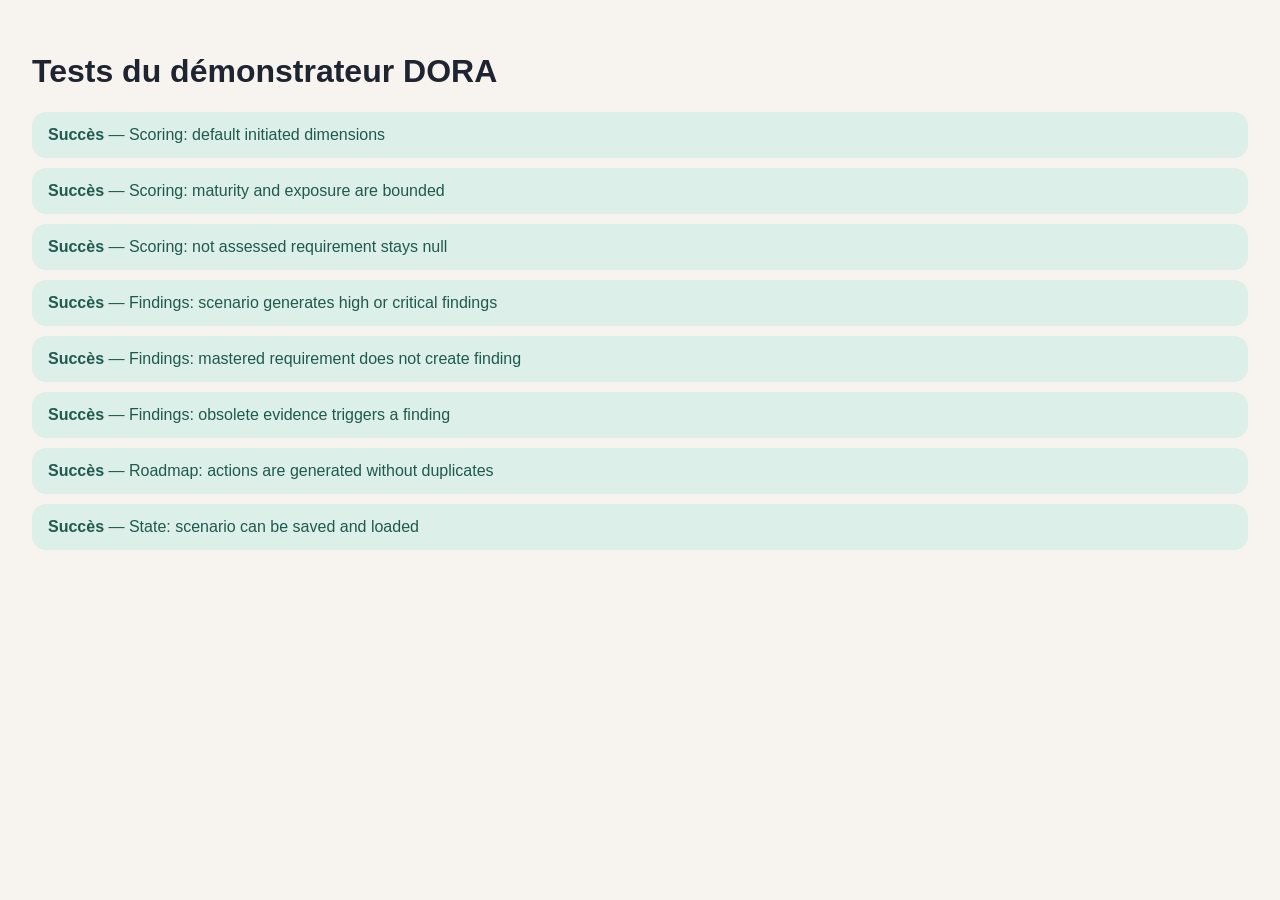
<file: dora-demo/tests/test-runner.html>
<!DOCTYPE html>
<html lang="fr">
<head>
  <meta charset="UTF-8">
  <meta name="viewport" content="width=device-width, initial-scale=1.0">
  <title>Tests DORA</title>
  <style>
    body { font-family: "Segoe UI", sans-serif; padding: 24px; background: #f7f3ee; color: #1e2430; }
    .ok, .ko { padding: 14px 16px; border-radius: 14px; margin-bottom: 10px; }
    .ok { background: #dcefe8; color: #1e5a4e; }
    .ko { background: #f9d6c8; color: #9a3d1d; }
  </style>
</head>
<body>
  <h1>Tests du démonstrateur DORA</h1>
  <div id="results"></div>
  <script type="module">
    import { runSuite } from "./test-suite.js";
    const results = runSuite();
    const host = document.getElementById("results");
    host.innerHTML = results.map((result) => `
      <div class="${result.ok ? "ok" : "ko"}">
        <strong>${result.ok ? "Succès" : "Échec"}</strong> — ${result.name}
        ${result.ok ? "" : `<div>${result.error}</div>`}
      </div>
    `).join("");
  </script>
</body>
</html>
</file>
<file: dora-demo/styles.css>
@import url("./styles/main.css");
@import url("./styles/components.css");
@import url("./styles/dashboard.css");
@import url("./styles/print.css");
</file>
